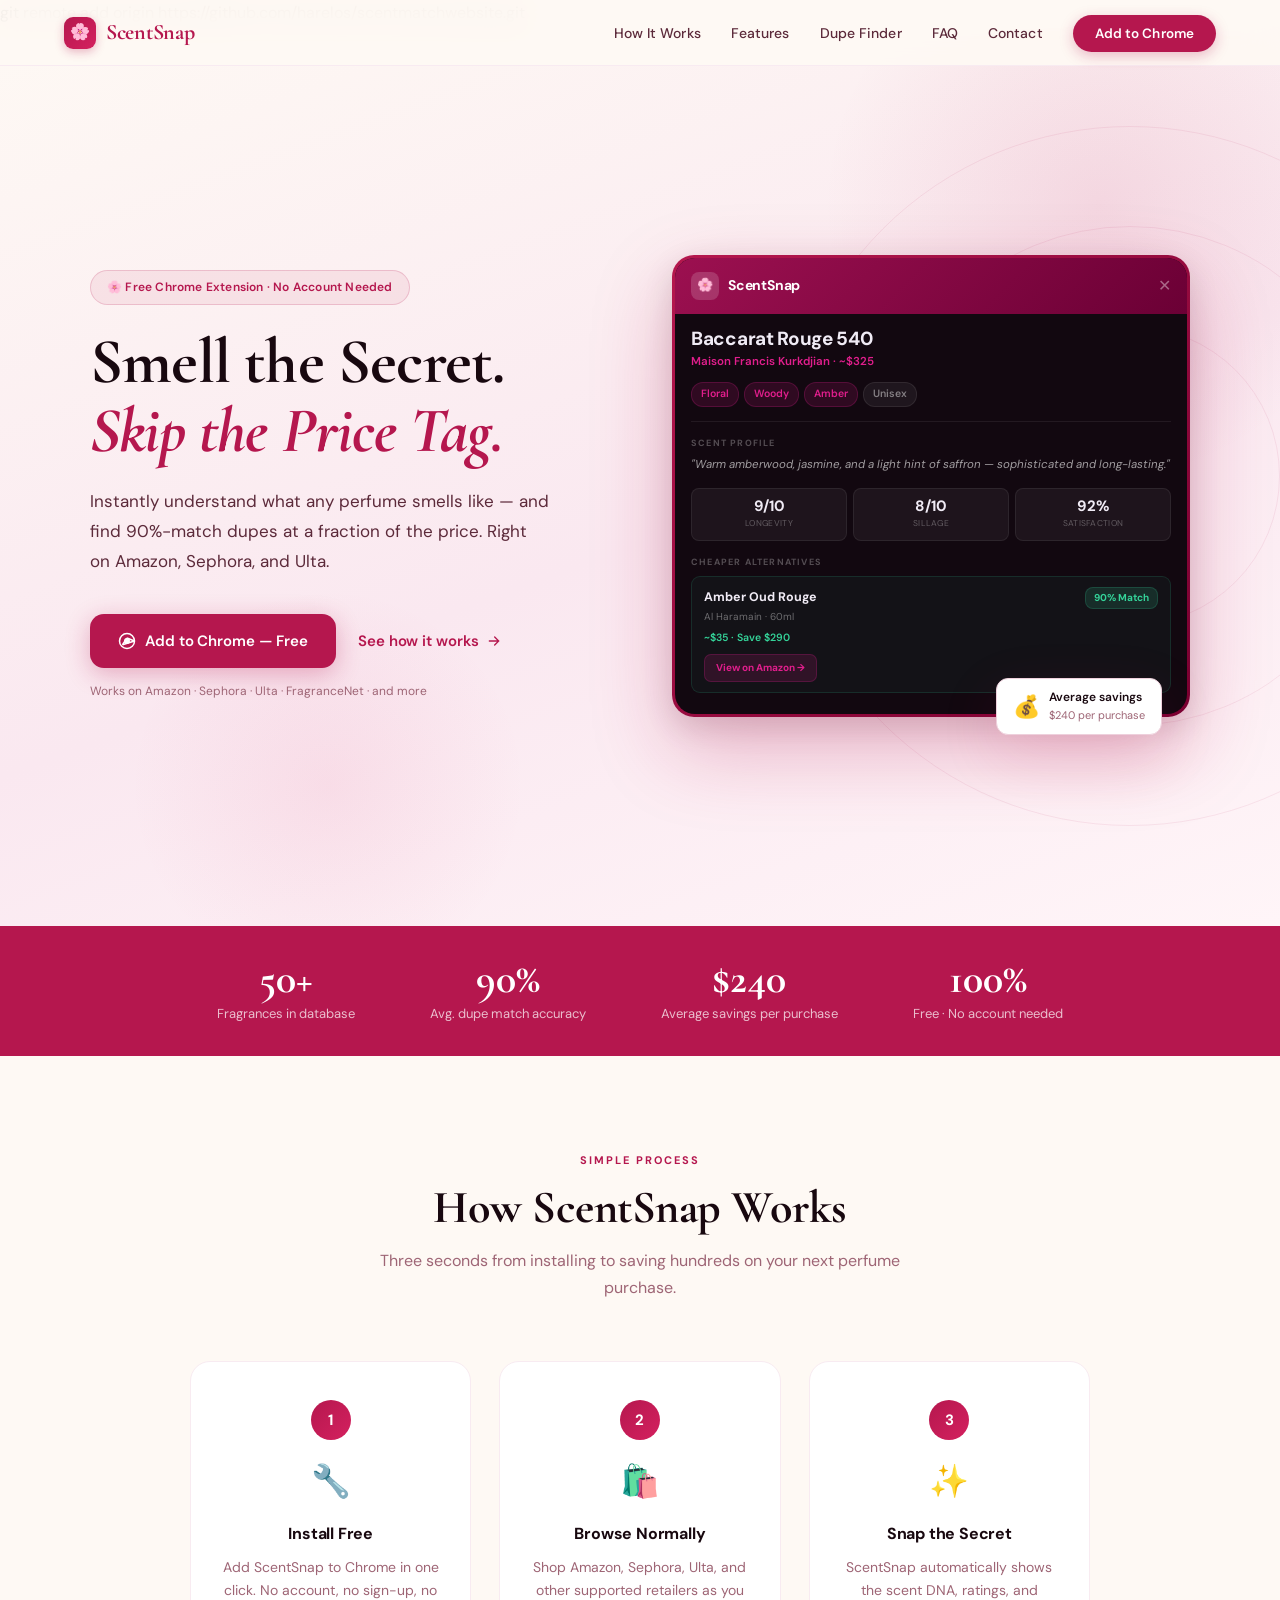
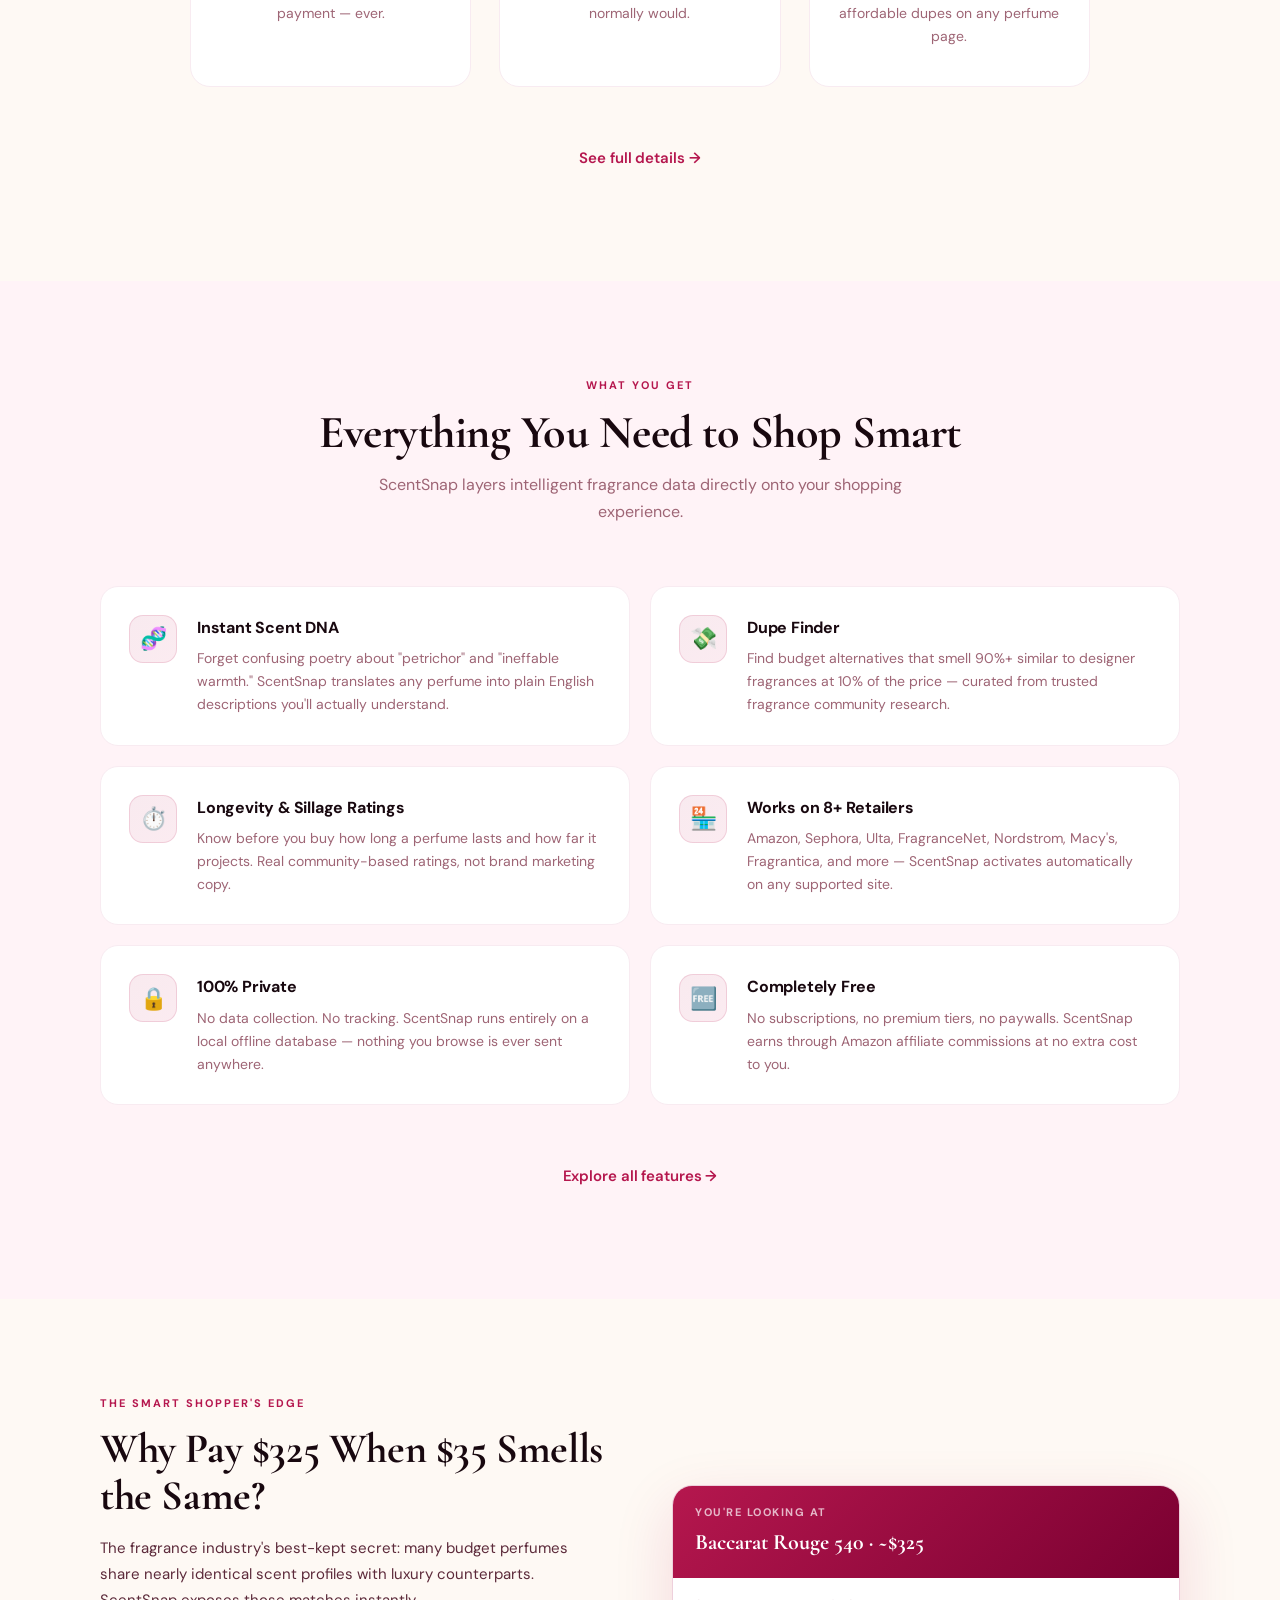
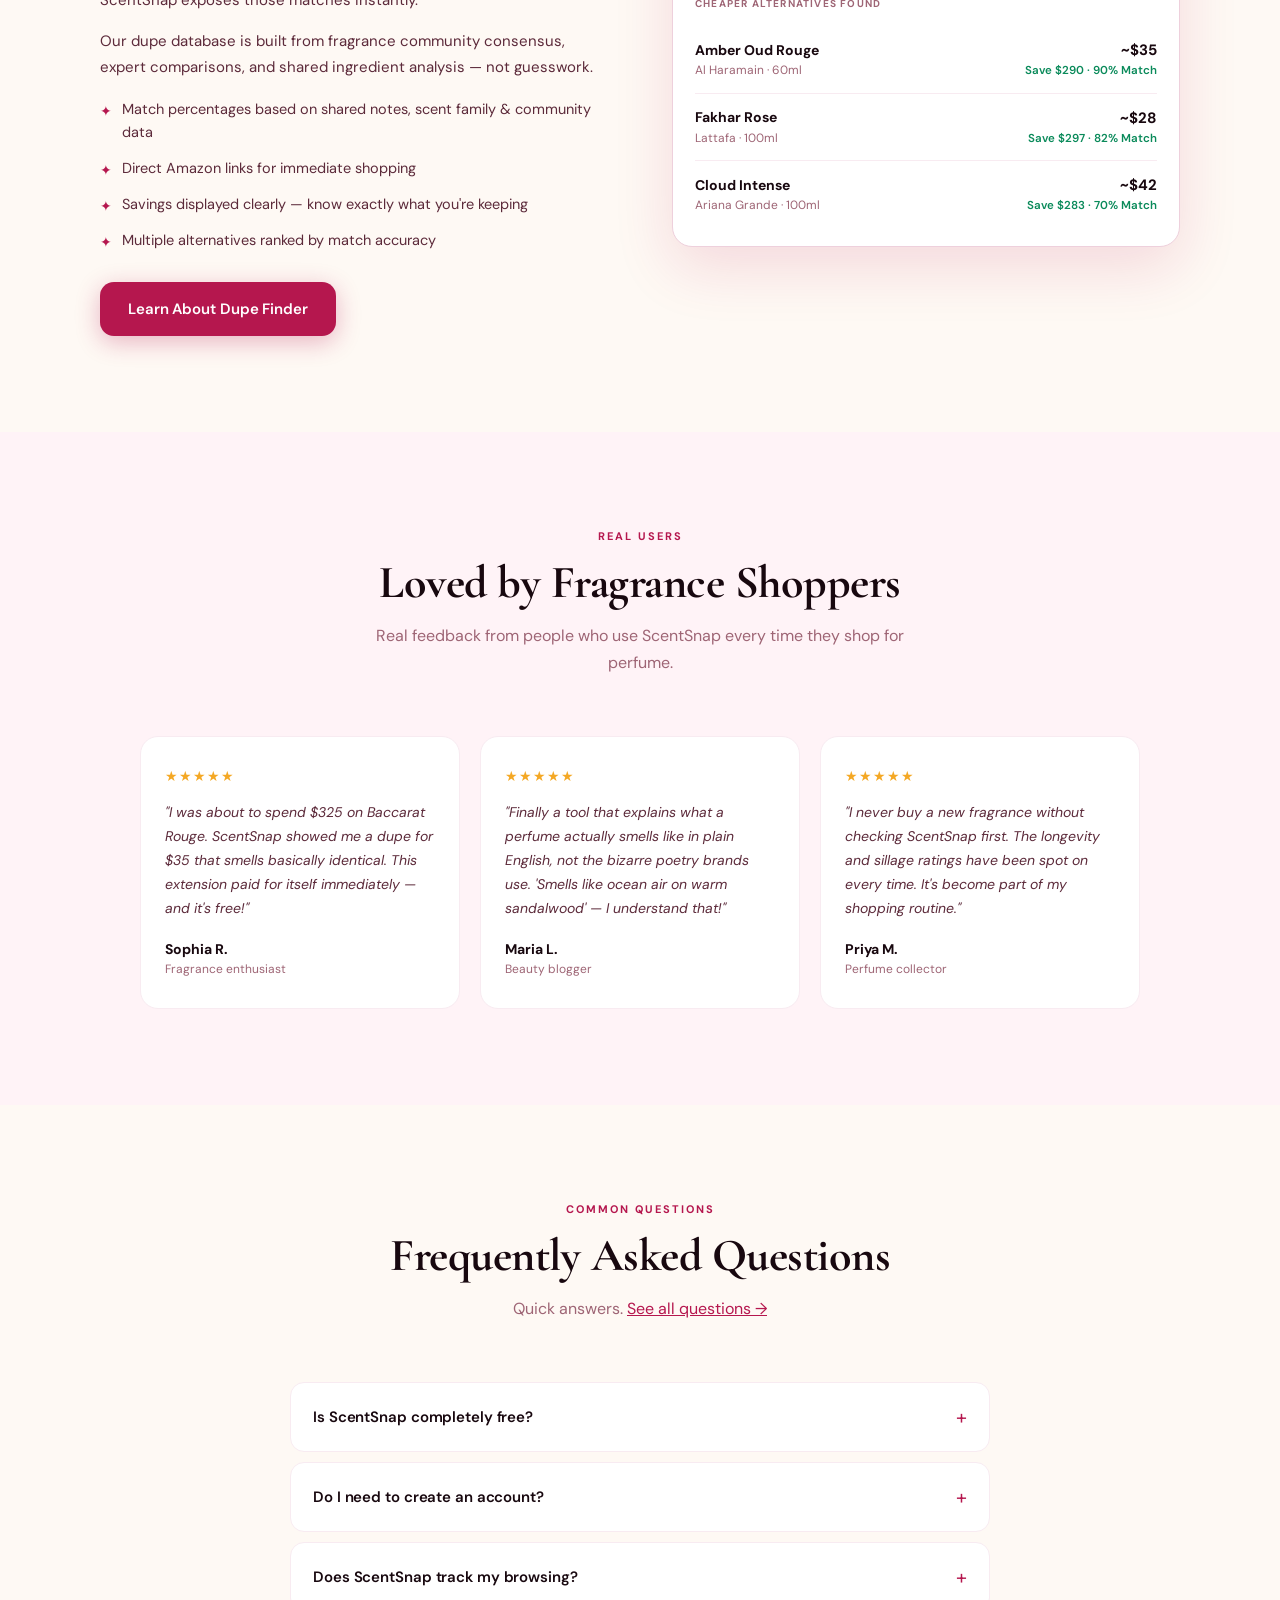
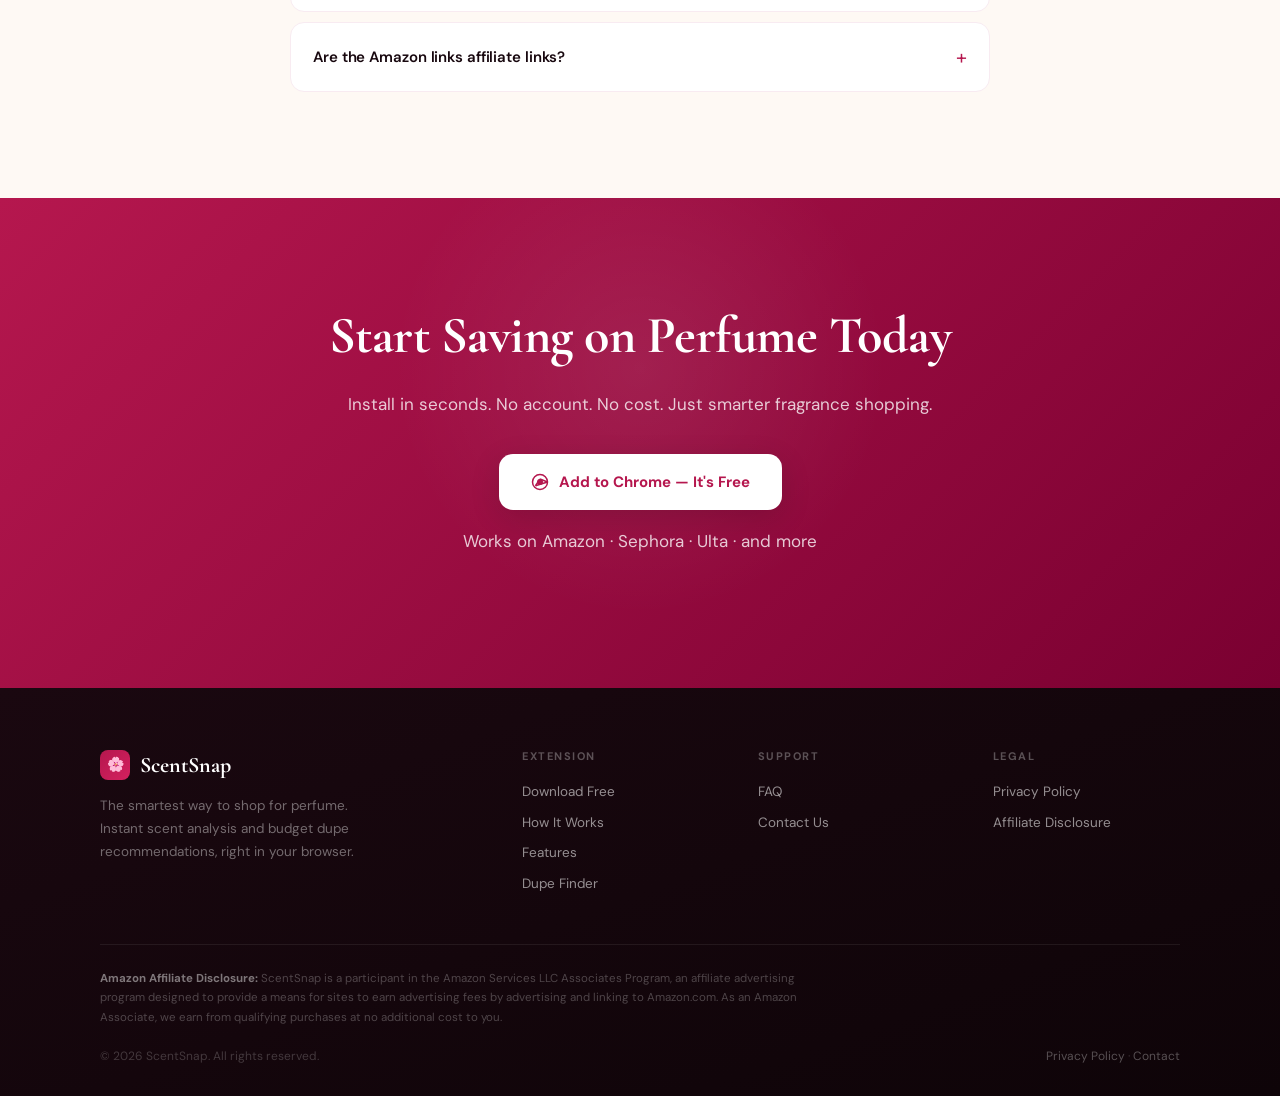
<file: index.html>
git remote add origin https://github.com/harelos/scentmatchwebsite.git
<!DOCTYPE html>
<html lang="en">
<head>
  <meta charset="UTF-8">
  <meta name="viewport" content="width=device-width, initial-scale=1.0">
  <title>ScentSnap – Perfume Finder & Dupe Deals | Free Chrome Extension</title>
  <meta name="description" content="ScentSnap is a free Chrome extension that instantly reveals a perfume's scent DNA, finds 90%-match dupes at 1/10th the price, and helps you shop smarter on Amazon.">
  <meta property="og:title" content="ScentSnap – Find Cheaper Perfume Dupes Instantly">
  <meta property="og:description" content="Free Chrome extension. Snap any perfume's secret — see what it smells like and find affordable alternatives.">
  <meta property="og:type" content="website">
  <link rel="preconnect" href="https://fonts.googleapis.com">
  <link rel="preconnect" href="https://fonts.gstatic.com" crossorigin>
  <link href="https://fonts.googleapis.com/css2?family=Cormorant+Garamond:ital,wght@0,400;0,600;0,700;1,400&family=DM+Sans:wght@300;400;500;600;700&display=swap" rel="stylesheet">
  <link rel="stylesheet" href="css/shared.css">
  <style>
    /* ── HERO ──────────────────────────────────── */
    .hero {
      min-height: 100vh;
      display: flex;
      align-items: center;
      padding: 100px 5% 80px;
      background: linear-gradient(160deg, #FEF9F4 0%, #FAE8F0 55%, #FFF5F8 100%);
      position: relative;
      overflow: hidden;
    }

    .hero::before {
      content: '';
      position: absolute;
      top: -100px; right: -100px;
      width: 560px; height: 560px;
      background: radial-gradient(circle, rgba(181,23,78,0.1) 0%, transparent 70%);
      pointer-events: none;
    }

    .hero::after {
      content: '';
      position: absolute;
      bottom: -60px; left: 10%;
      width: 400px; height: 400px;
      background: radial-gradient(circle, rgba(212,33,95,0.07) 0%, transparent 70%);
      pointer-events: none;
    }

    /* Decorative scent rings */
    .hero-ring {
      position: absolute;
      border-radius: 50%;
      border: 1px solid rgba(181,23,78,0.08);
      pointer-events: none;
    }
    .ring-1 { width: 700px; height: 700px; top: 50%; right: -200px; transform: translateY(-50%); }
    .ring-2 { width: 500px; height: 500px; top: 50%; right: -100px; transform: translateY(-50%); }
    .ring-3 { width: 300px; height: 300px; top: 50%; right: 0; transform: translateY(-50%); }

    .hero-inner {
      max-width: 1100px;
      margin: 0 auto;
      display: grid;
      grid-template-columns: 1fr 1fr;
      gap: 64px;
      align-items: center;
      width: 100%;
      position: relative;
      z-index: 1;
    }

    .hero-badge {
      display: inline-flex;
      align-items: center;
      gap: 7px;
      background: rgba(181,23,78,0.07);
      border: 1px solid rgba(181,23,78,0.18);
      border-radius: 24px;
      padding: 7px 16px;
      font-size: 12px;
      font-weight: 600;
      color: var(--rose);
      margin-bottom: 22px;
      letter-spacing: 0.2px;
    }

    .hero h1 {
      font-family: 'Cormorant Garamond', serif;
      font-size: clamp(40px, 5.5vw, 64px);
      font-weight: 700;
      line-height: 1.08;
      color: var(--text);
      margin-bottom: 22px;
      letter-spacing: -0.8px;
    }

    .hero h1 em {
      font-style: italic;
      color: var(--rose);
    }

    .hero-sub {
      font-size: 17px;
      color: var(--text-mid);
      line-height: 1.75;
      margin-bottom: 38px;
      max-width: 460px;
      font-weight: 400;
    }

    .hero-actions {
      display: flex;
      align-items: center;
      gap: 18px;
      flex-wrap: wrap;
    }

    .hero-note {
      font-size: 12px;
      color: var(--text-dim);
      margin-top: 14px;
    }

    /* Extension Mockup */
    .hero-visual { position: relative; }

    .mockup-float {
      animation: float 5s ease-in-out infinite;
    }
    @keyframes float {
      0%, 100% { transform: translateY(0px); }
      50% { transform: translateY(-12px); }
    }

    .mockup-wrapper {
      background: linear-gradient(135deg, var(--rose) 0%, var(--rose-deep) 100%);
      border-radius: 22px;
      padding: 3px;
      box-shadow: 0 32px 80px rgba(181,23,78,0.28), 0 10px 30px rgba(0,0,0,0.12);
    }

    .mockup-inner {
      background: #120810;
      border-radius: 20px;
      overflow: hidden;
      font-family: 'DM Sans', sans-serif;
    }

    .mockup-header {
      background: linear-gradient(135deg, #9C1050, #6B0035);
      padding: 14px 16px;
      display: flex;
      align-items: center;
      justify-content: space-between;
    }

    .mockup-logo-wrap { display: flex; align-items: center; gap: 9px; }
    .mockup-logo-icon {
      width: 28px; height: 28px;
      background: rgba(255,255,255,0.16);
      border-radius: 8px;
      display: flex; align-items: center; justify-content: center;
      font-size: 13px;
    }
    .mockup-logo-text { color: #fff; font-weight: 700; font-size: 14px; letter-spacing: -0.2px; }
    .mockup-close { color: rgba(255,255,255,0.4); font-size: 16px; line-height: 1; }

    .mockup-body { padding: 14px 16px 0; }

    .mockup-perfume-name { color: #F0EBF5; font-size: 19px; font-weight: 700; line-height: 1.2; letter-spacing: -0.3px; }
    .mockup-perfume-brand { color: #E01E8C; font-size: 11.5px; font-weight: 600; margin-top: 3px; }

    .mockup-tags { display: flex; gap: 5px; margin-top: 10px; flex-wrap: wrap; }
    .mockup-tag {
      background: rgba(224,30,140,0.14);
      border: 1px solid rgba(224,30,140,0.22);
      border-radius: 12px;
      padding: 3px 9px;
      font-size: 10.5px;
      color: #E01E8C;
      font-weight: 600;
    }
    .mockup-tag-plain {
      background: rgba(255,255,255,0.06);
      border: 1px solid rgba(255,255,255,0.08);
      color: rgba(255,255,255,0.45);
    }

    .mockup-divider { border: none; border-top: 1px solid rgba(255,255,255,0.07); margin: 14px 0; }

    .mockup-label { font-size: 9px; text-transform: uppercase; letter-spacing: 1.2px; color: rgba(255,255,255,0.28); font-weight: 700; margin-bottom: 6px; }
    .mockup-smell-text { font-size: 11.5px; color: rgba(255,255,255,0.6); font-style: italic; line-height: 1.55; }

    .mockup-stats { display: flex; gap: 6px; margin: 14px 0; }
    .mockup-stat {
      flex: 1;
      background: rgba(255,255,255,0.05);
      border: 1px solid rgba(255,255,255,0.07);
      border-radius: 8px;
      padding: 10px 6px;
      text-align: center;
    }
    .mockup-stat-val { color: #F0EBF5; font-size: 15px; font-weight: 700; line-height: 1; }
    .mockup-stat-label { color: rgba(255,255,255,0.3); font-size: 8.5px; margin-top: 3px; text-transform: uppercase; letter-spacing: 0.3px; }

    .mockup-dupe-section { padding: 0 0 14px; }
    .mockup-dupe {
      background: rgba(52,211,153,0.05);
      border: 1px solid rgba(52,211,153,0.14);
      border-radius: 9px;
      padding: 10px 12px;
      margin-bottom: 7px;
    }
    .mockup-dupe-row { display: flex; justify-content: space-between; align-items: flex-start; }
    .mockup-dupe-name { color: #F0EBF5; font-size: 12.5px; font-weight: 700; }
    .mockup-dupe-brand { color: rgba(255,255,255,0.38); font-size: 10px; margin-top: 2px; }
    .mockup-dupe-badge { background: rgba(52,211,153,0.14); border: 1px solid rgba(52,211,153,0.18); border-radius: 8px; padding: 2px 8px; font-size: 10px; font-weight: 700; color: #34D399; }
    .mockup-dupe-save { color: #34D399; font-size: 10.5px; font-weight: 600; margin: 5px 0 7px; }
    .mockup-dupe-btn { display: inline-block; background: rgba(224,30,140,0.14); border: 1px solid rgba(224,30,140,0.22); color: #E01E8C; padding: 5px 11px; border-radius: 7px; font-size: 10px; font-weight: 700; }

    /* Shadow badge */
    .mockup-shadow-badge {
      position: absolute;
      bottom: -18px;
      right: 28px;
      background: #fff;
      border: 1px solid var(--border);
      border-radius: 12px;
      padding: 9px 16px;
      display: flex;
      align-items: center;
      gap: 9px;
      box-shadow: var(--shadow-lg);
      animation: float 5s ease-in-out infinite;
      animation-delay: -2s;
    }
    .badge-icon { font-size: 22px; }
    .badge-text { font-size: 12px; font-weight: 600; color: var(--text); }
    .badge-sub { font-size: 11px; color: var(--text-dim); font-weight: 400; }

    /* ── STATS BAR ───────────────────────── */
    .stats-bar {
      background: var(--rose);
      padding: 32px 5%;
    }
    .stats-inner {
      max-width: 900px;
      margin: 0 auto;
      display: flex;
      justify-content: space-around;
      gap: 20px;
      flex-wrap: wrap;
    }
    .stat-item { text-align: center; }
    .stat-num {
      font-family: 'Cormorant Garamond', serif;
      font-size: 42px;
      font-weight: 700;
      color: #fff;
      line-height: 1;
    }
    .stat-label { font-size: 13px; color: rgba(255,255,255,0.72); margin-top: 4px; }

    /* ── HOW IT WORKS ────────────────────── */
    .steps-grid {
      max-width: 900px;
      margin: 0 auto;
      display: grid;
      grid-template-columns: repeat(3, 1fr);
      gap: 28px;
    }
    .step-card {
      text-align: center;
      padding: 38px 26px;
      background: var(--white);
      border: 1.5px solid var(--border-light);
      border-radius: 20px;
      transition: all 0.3s;
      position: relative;
      overflow: hidden;
    }
    .step-card::before {
      content: '';
      position: absolute;
      top: 0; left: 0; right: 0;
      height: 3px;
      background: linear-gradient(90deg, var(--rose), var(--rose-mid));
      opacity: 0;
      transition: opacity 0.3s;
    }
    .step-card:hover { border-color: var(--rose-light); box-shadow: 0 16px 48px rgba(181,23,78,0.1); transform: translateY(-5px); }
    .step-card:hover::before { opacity: 1; }
    .step-num {
      width: 40px; height: 40px;
      background: linear-gradient(135deg, var(--rose), var(--rose-mid));
      border-radius: 50%;
      display: flex; align-items: center; justify-content: center;
      font-size: 15px; font-weight: 700; color: #fff;
      margin: 0 auto 16px;
    }
    .step-icon { font-size: 32px; margin-bottom: 14px; display: block; }
    .step-title { font-size: 16px; font-weight: 700; margin-bottom: 9px; color: var(--text); letter-spacing: -0.2px; }
    .step-desc { font-size: 14px; color: var(--text-dim); line-height: 1.65; }

    /* ── FEATURES ────────────────────────── */
    .features-bg { background: var(--warm); }
    .features-grid {
      max-width: 1080px;
      margin: 0 auto;
      display: grid;
      grid-template-columns: repeat(2, 1fr);
      gap: 20px;
    }
    .feature-card {
      background: var(--white);
      border: 1.5px solid var(--border-light);
      border-radius: 18px;
      padding: 28px;
      transition: all 0.3s;
      display: flex;
      gap: 20px;
      align-items: flex-start;
    }
    .feature-card:hover { border-color: var(--rose-light); box-shadow: 0 8px 32px rgba(181,23,78,0.09); }
    .feature-icon {
      width: 48px; height: 48px;
      flex-shrink: 0;
      background: linear-gradient(135deg, rgba(181,23,78,0.09), rgba(212,33,95,0.09));
      border: 1px solid rgba(181,23,78,0.14);
      border-radius: 14px;
      display: flex; align-items: center; justify-content: center;
      font-size: 22px;
    }
    .feature-text {}
    .feature-title { font-size: 16px; font-weight: 700; margin-bottom: 7px; color: var(--text); letter-spacing: -0.2px; }
    .feature-desc { font-size: 14px; color: var(--text-dim); line-height: 1.65; }

    /* ── DUPE SECTION ────────────────────── */
    .dupes-inner {
      max-width: 1080px;
      margin: 0 auto;
      display: grid;
      grid-template-columns: 1fr 1fr;
      gap: 64px;
      align-items: center;
    }
    .dupes-text h2 {
      font-family: 'Cormorant Garamond', serif;
      font-size: clamp(28px, 3.5vw, 42px);
      font-weight: 700;
      margin-bottom: 16px;
      line-height: 1.12;
      letter-spacing: -0.4px;
    }
    .dupes-text p { font-size: 15px; color: var(--text-mid); line-height: 1.75; margin-bottom: 14px; }
    .dupes-check-list { list-style: none; margin-top: 18px; }
    .dupes-check-list li {
      display: flex; align-items: flex-start; gap: 10px;
      font-size: 14.5px; color: var(--text-mid); margin-bottom: 12px;
    }
    .check-icon { color: var(--rose); font-size: 14px; margin-top: 2px; flex-shrink: 0; }
    .dupe-example-card {
      background: var(--white);
      border: 1.5px solid var(--border);
      border-radius: 20px;
      overflow: hidden;
      box-shadow: var(--shadow-lg);
    }
    .dupe-card-head {
      background: linear-gradient(135deg, var(--rose), var(--rose-deep));
      padding: 18px 22px;
      color: #fff;
    }
    .dupe-card-head h4 { font-size: 11px; text-transform: uppercase; letter-spacing: 1.5px; opacity: 0.7; font-weight: 700; margin-bottom: 4px; }
    .dupe-card-head span { font-family: 'Cormorant Garamond', serif; font-size: 22px; font-weight: 700; }
    .dupe-card-body { padding: 18px 22px; }
    .dupe-section-label { font-size: 10px; text-transform: uppercase; letter-spacing: 1.2px; color: var(--text-dim); font-weight: 700; margin-bottom: 14px; }
    .dupe-row {
      display: flex;
      justify-content: space-between;
      align-items: center;
      padding: 12px 0;
      border-bottom: 1px solid var(--border-light);
    }
    .dupe-row:last-child { border-bottom: none; }
    .dupe-name { font-size: 14px; font-weight: 700; color: var(--text); }
    .dupe-brand { font-size: 12px; color: var(--text-dim); }
    .dupe-price { font-size: 15px; font-weight: 700; color: var(--text); text-align: right; }
    .dupe-savings { font-size: 11.5px; color: #0A8A5A; font-weight: 600; }

    /* ── TESTIMONIALS ────────────────────── */
    .testi-bg { background: var(--warm); }
    .testi-grid {
      max-width: 1000px;
      margin: 0 auto;
      display: grid;
      grid-template-columns: repeat(3, 1fr);
      gap: 20px;
    }
    .testi-card {
      background: var(--white);
      border: 1.5px solid var(--border-light);
      border-radius: 18px;
      padding: 28px 24px;
    }
    .testi-stars { color: #F4A825; font-size: 14px; margin-bottom: 12px; letter-spacing: 1px; }
    .testi-text { font-size: 14px; color: var(--text-mid); line-height: 1.72; margin-bottom: 18px; font-style: italic; }
    .testi-name { font-size: 14px; font-weight: 700; color: var(--text); }
    .testi-handle { font-size: 12px; color: var(--text-dim); }

    /* ── FAQ INLINE ──────────────────────── */
    .faq-inner { max-width: 700px; margin: 0 auto; }
    .faq-item {
      border: 1.5px solid var(--border-light);
      border-radius: 14px;
      margin-bottom: 10px;
      overflow: hidden;
      background: var(--white);
    }
    .faq-q {
      padding: 18px 22px;
      font-size: 15px;
      font-weight: 600;
      color: var(--text);
      cursor: pointer;
      display: flex;
      justify-content: space-between;
      align-items: center;
      letter-spacing: -0.1px;
      transition: background 0.2s;
    }
    .faq-q:hover { background: var(--warm); }
    .faq-q::after { content: '+'; color: var(--rose); font-size: 20px; font-weight: 400; transition: transform 0.25s; }
    .faq-item.open .faq-q::after { transform: rotate(45deg); }
    .faq-a {
      font-size: 14px;
      color: var(--text-mid);
      line-height: 1.72;
      padding: 0 22px;
      max-height: 0;
      overflow: hidden;
      transition: max-height 0.3s ease, padding 0.2s;
    }
    .faq-item.open .faq-a { max-height: 200px; padding: 0 22px 18px; }

    /* ── FINAL CTA ───────────────────────── */
    .final-cta {
      background: linear-gradient(135deg, var(--rose) 0%, var(--rose-deep) 100%);
      padding: 96px 5%;
      text-align: center;
      position: relative;
      overflow: hidden;
    }
    .final-cta::before {
      content: '';
      position: absolute;
      top: -80px; left: 50%;
      transform: translateX(-50%);
      width: 500px; height: 500px;
      background: radial-gradient(circle, rgba(255,255,255,0.08) 0%, transparent 70%);
    }
    .final-cta h2 {
      font-family: 'Cormorant Garamond', serif;
      font-size: clamp(32px, 5vw, 52px);
      font-weight: 700;
      color: #fff;
      margin-bottom: 14px;
      letter-spacing: -0.5px;
      position: relative;
    }
    .final-cta > p { font-size: 17px; color: rgba(255,255,255,0.78); margin-bottom: 36px; position: relative; }
    .btn-white {
      display: inline-flex; align-items: center; gap: 10px;
      background: #fff; color: var(--rose);
      padding: 16px 32px; border-radius: 14px;
      font-size: 15px; font-weight: 700;
      text-decoration: none;
      box-shadow: 0 8px 30px rgba(0,0,0,0.14);
      transition: all 0.2s;
      position: relative;
    }
    .btn-white:hover { transform: translateY(-2px); box-shadow: 0 14px 40px rgba(0,0,0,0.2); }
    .final-note { font-size: 12px; color: rgba(255,255,255,0.5); margin-top: 18px; position: relative; }

    /* Responsive */
    @media (max-width: 900px) {
      .hero-inner { grid-template-columns: 1fr; gap: 48px; }
      .hero-ring { display: none; }
      .steps-grid { grid-template-columns: 1fr; max-width: 400px; }
      .features-grid { grid-template-columns: 1fr; max-width: 500px; }
      .dupes-inner { grid-template-columns: 1fr; gap: 40px; }
      .testi-grid { grid-template-columns: 1fr; max-width: 420px; }
    }
  </style>
</head>
<body>

<!-- NAV -->
<nav>
  <a href="index.html" class="nav-logo">
    <div class="logo-icon">🌸</div>
    ScentSnap
  </a>
  <ul class="nav-links">
    <li><a href="pages/how-it-works.html">How It Works</a></li>
    <li><a href="pages/features.html">Features</a></li>
    <li><a href="pages/dupe-finder.html">Dupe Finder</a></li>
    <li><a href="pages/faq.html">FAQ</a></li>
    <li><a href="pages/contact.html">Contact</a></li>
    <li><a href="https://chromewebstore.google.com" target="_blank" rel="noopener" class="nav-cta">Add to Chrome</a></li>
  </ul>
  <button class="nav-hamburger" aria-label="Menu">☰</button>
</nav>

<!-- HERO -->
<section class="hero">
  <div class="hero-ring ring-1"></div>
  <div class="hero-ring ring-2"></div>
  <div class="hero-ring ring-3"></div>
  <div class="hero-inner">
    <div class="hero-text">
      <div class="hero-badge">🌸 Free Chrome Extension · No Account Needed</div>
      <h1>Smell the Secret.<br><em>Skip the Price Tag.</em></h1>
      <p class="hero-sub">Instantly understand what any perfume smells like — and find 90%-match dupes at a fraction of the price. Right on Amazon, Sephora, and Ulta.</p>
      <div class="hero-actions">
        <a href="https://chromewebstore.google.com" target="_blank" rel="noopener" class="btn-primary">
          <svg width="18" height="18" viewBox="0 0 24 24" fill="none"><circle cx="12" cy="12" r="10" stroke="currentColor" stroke-width="2"/><circle cx="12" cy="12" r="4" fill="currentColor"/><path d="M12 8 L22 12" stroke="currentColor" stroke-width="2"/><path d="M12 8 L6 17" stroke="currentColor" stroke-width="2"/><path d="M6 17 L22 12" stroke="currentColor" stroke-width="2"/></svg>
          Add to Chrome — Free
        </a>
        <a href="pages/how-it-works.html" class="btn-secondary">
          See how it works
          <svg width="16" height="16" viewBox="0 0 24 24" fill="none"><path d="M5 12h14M13 6l6 6-6 6" stroke="currentColor" stroke-width="2" stroke-linecap="round"/></svg>
        </a>
      </div>
      <p class="hero-note">Works on Amazon · Sephora · Ulta · FragranceNet · and more</p>
    </div>
    <div class="hero-visual">
      <div class="mockup-float">
        <div class="mockup-wrapper">
          <div class="mockup-inner">
            <div class="mockup-header">
              <div class="mockup-logo-wrap">
                <div class="mockup-logo-icon">🌸</div>
                <div class="mockup-logo-text">ScentSnap</div>
              </div>
              <div class="mockup-close">✕</div>
            </div>
            <div class="mockup-body">
              <div class="mockup-perfume-name">Baccarat Rouge 540</div>
              <div class="mockup-perfume-brand">Maison Francis Kurkdjian · ~$325</div>
              <div class="mockup-tags">
                <span class="mockup-tag">Floral</span>
                <span class="mockup-tag">Woody</span>
                <span class="mockup-tag">Amber</span>
                <span class="mockup-tag mockup-tag-plain">Unisex</span>
              </div>
              <hr class="mockup-divider">
              <div class="mockup-label">Scent Profile</div>
              <div class="mockup-smell-text">"Warm amberwood, jasmine, and a light hint of saffron — sophisticated and long-lasting."</div>
              <div class="mockup-stats">
                <div class="mockup-stat"><div class="mockup-stat-val">9/10</div><div class="mockup-stat-label">Longevity</div></div>
                <div class="mockup-stat"><div class="mockup-stat-val">8/10</div><div class="mockup-stat-label">Sillage</div></div>
                <div class="mockup-stat"><div class="mockup-stat-val">92%</div><div class="mockup-stat-label">Satisfaction</div></div>
              </div>
              <div class="mockup-label">Cheaper Alternatives</div>
              <div class="mockup-dupe-section">
                <div class="mockup-dupe">
                  <div class="mockup-dupe-row">
                    <div>
                      <div class="mockup-dupe-name">Amber Oud Rouge</div>
                      <div class="mockup-dupe-brand">Al Haramain · 60ml</div>
                    </div>
                    <span class="mockup-dupe-badge">90% Match</span>
                  </div>
                  <div class="mockup-dupe-save">~$35 · Save $290</div>
                  <span class="mockup-dupe-btn">View on Amazon →</span>
                </div>
              </div>
            </div>
          </div>
        </div>
        <div class="mockup-shadow-badge">
          <div class="badge-icon">💰</div>
          <div>
            <div class="badge-text">Average savings</div>
            <div class="badge-sub">$240 per purchase</div>
          </div>
        </div>
      </div>
    </div>
  </div>
</section>

<!-- STATS BAR -->
<div class="stats-bar">
  <div class="stats-inner">
    <div class="stat-item">
      <div class="stat-num">50+</div>
      <div class="stat-label">Fragrances in database</div>
    </div>
    <div class="stat-item">
      <div class="stat-num">90%</div>
      <div class="stat-label">Avg. dupe match accuracy</div>
    </div>
    <div class="stat-item">
      <div class="stat-num">$240</div>
      <div class="stat-label">Average savings per purchase</div>
    </div>
    <div class="stat-item">
      <div class="stat-num">100%</div>
      <div class="stat-label">Free · No account needed</div>
    </div>
  </div>
</div>

<!-- HOW IT WORKS -->
<section class="section" id="how-it-works">
  <div class="section-label">Simple Process</div>
  <h2 class="section-title">How ScentSnap Works</h2>
  <p class="section-sub">Three seconds from installing to saving hundreds on your next perfume purchase.</p>
  <div class="steps-grid">
    <div class="step-card">
      <div class="step-num">1</div>
      <span class="step-icon">🔧</span>
      <div class="step-title">Install Free</div>
      <div class="step-desc">Add ScentSnap to Chrome in one click. No account, no sign-up, no payment — ever.</div>
    </div>
    <div class="step-card">
      <div class="step-num">2</div>
      <span class="step-icon">🛍️</span>
      <div class="step-title">Browse Normally</div>
      <div class="step-desc">Shop Amazon, Sephora, Ulta, and other supported retailers as you normally would.</div>
    </div>
    <div class="step-card">
      <div class="step-num">3</div>
      <span class="step-icon">✨</span>
      <div class="step-title">Snap the Secret</div>
      <div class="step-desc">ScentSnap automatically shows the scent DNA, ratings, and affordable dupes on any perfume page.</div>
    </div>
  </div>
  <div style="text-align:center;margin-top:44px;">
    <a href="pages/how-it-works.html" class="btn-secondary">See full details →</a>
  </div>
</section>

<!-- FEATURES -->
<section class="section features-bg" id="features">
  <div class="section-label">What You Get</div>
  <h2 class="section-title">Everything You Need to Shop Smart</h2>
  <p class="section-sub">ScentSnap layers intelligent fragrance data directly onto your shopping experience.</p>
  <div class="features-grid">
    <div class="feature-card">
      <div class="feature-icon">🧬</div>
      <div class="feature-text">
        <div class="feature-title">Instant Scent DNA</div>
        <div class="feature-desc">Forget confusing poetry about "petrichor" and "ineffable warmth." ScentSnap translates any perfume into plain English descriptions you'll actually understand.</div>
      </div>
    </div>
    <div class="feature-card">
      <div class="feature-icon">💸</div>
      <div class="feature-text">
        <div class="feature-title">Dupe Finder</div>
        <div class="feature-desc">Find budget alternatives that smell 90%+ similar to designer fragrances at 10% of the price — curated from trusted fragrance community research.</div>
      </div>
    </div>
    <div class="feature-card">
      <div class="feature-icon">⏱️</div>
      <div class="feature-text">
        <div class="feature-title">Longevity & Sillage Ratings</div>
        <div class="feature-desc">Know before you buy how long a perfume lasts and how far it projects. Real community-based ratings, not brand marketing copy.</div>
      </div>
    </div>
    <div class="feature-card">
      <div class="feature-icon">🏪</div>
      <div class="feature-text">
        <div class="feature-title">Works on 8+ Retailers</div>
        <div class="feature-desc">Amazon, Sephora, Ulta, FragranceNet, Nordstrom, Macy's, Fragrantica, and more — ScentSnap activates automatically on any supported site.</div>
      </div>
    </div>
    <div class="feature-card">
      <div class="feature-icon">🔒</div>
      <div class="feature-text">
        <div class="feature-title">100% Private</div>
        <div class="feature-desc">No data collection. No tracking. ScentSnap runs entirely on a local offline database — nothing you browse is ever sent anywhere.</div>
      </div>
    </div>
    <div class="feature-card">
      <div class="feature-icon">🆓</div>
      <div class="feature-text">
        <div class="feature-title">Completely Free</div>
        <div class="feature-desc">No subscriptions, no premium tiers, no paywalls. ScentSnap earns through Amazon affiliate commissions at no extra cost to you.</div>
      </div>
    </div>
  </div>
  <div style="text-align:center;margin-top:44px;">
    <a href="pages/features.html" class="btn-secondary">Explore all features →</a>
  </div>
</section>

<!-- DUPE FINDER -->
<section class="section" id="dupes">
  <div class="dupes-inner">
    <div class="dupes-text">
      <div class="section-label" style="text-align:left;">The Smart Shopper's Edge</div>
      <h2>Why Pay $325 When $35 Smells the Same?</h2>
      <p>The fragrance industry's best-kept secret: many budget perfumes share nearly identical scent profiles with luxury counterparts. ScentSnap exposes those matches instantly.</p>
      <p>Our dupe database is built from fragrance community consensus, expert comparisons, and shared ingredient analysis — not guesswork.</p>
      <ul class="dupes-check-list">
        <li><span class="check-icon">✦</span>Match percentages based on shared notes, scent family & community data</li>
        <li><span class="check-icon">✦</span>Direct Amazon links for immediate shopping</li>
        <li><span class="check-icon">✦</span>Savings displayed clearly — know exactly what you're keeping</li>
        <li><span class="check-icon">✦</span>Multiple alternatives ranked by match accuracy</li>
      </ul>
      <div style="margin-top:28px;">
        <a href="pages/dupe-finder.html" class="btn-primary">Learn About Dupe Finder</a>
      </div>
    </div>
    <div class="dupe-example-card">
      <div class="dupe-card-head">
        <h4>You're looking at</h4>
        <span>Baccarat Rouge 540 · ~$325</span>
      </div>
      <div class="dupe-card-body">
        <div class="dupe-section-label">Cheaper Alternatives Found</div>
        <div class="dupe-row">
          <div><div class="dupe-name">Amber Oud Rouge</div><div class="dupe-brand">Al Haramain · 60ml</div></div>
          <div><div class="dupe-price">~$35</div><div class="dupe-savings">Save $290 · 90% Match</div></div>
        </div>
        <div class="dupe-row">
          <div><div class="dupe-name">Fakhar Rose</div><div class="dupe-brand">Lattafa · 100ml</div></div>
          <div><div class="dupe-price">~$28</div><div class="dupe-savings">Save $297 · 82% Match</div></div>
        </div>
        <div class="dupe-row">
          <div><div class="dupe-name">Cloud Intense</div><div class="dupe-brand">Ariana Grande · 100ml</div></div>
          <div><div class="dupe-price">~$42</div><div class="dupe-savings">Save $283 · 70% Match</div></div>
        </div>
      </div>
    </div>
  </div>
</section>

<!-- TESTIMONIALS -->
<section class="section testi-bg">
  <div class="section-label">Real Users</div>
  <h2 class="section-title">Loved by Fragrance Shoppers</h2>
  <p class="section-sub">Real feedback from people who use ScentSnap every time they shop for perfume.</p>
  <div class="testi-grid">
    <div class="testi-card">
      <div class="testi-stars">★★★★★</div>
      <p class="testi-text">"I was about to spend $325 on Baccarat Rouge. ScentSnap showed me a dupe for $35 that smells basically identical. This extension paid for itself immediately — and it's free!"</p>
      <div class="testi-name">Sophia R.</div>
      <div class="testi-handle">Fragrance enthusiast</div>
    </div>
    <div class="testi-card">
      <div class="testi-stars">★★★★★</div>
      <p class="testi-text">"Finally a tool that explains what a perfume actually smells like in plain English, not the bizarre poetry brands use. 'Smells like ocean air on warm sandalwood' — I understand that!"</p>
      <div class="testi-name">Maria L.</div>
      <div class="testi-handle">Beauty blogger</div>
    </div>
    <div class="testi-card">
      <div class="testi-stars">★★★★★</div>
      <p class="testi-text">"I never buy a new fragrance without checking ScentSnap first. The longevity and sillage ratings have been spot on every time. It's become part of my shopping routine."</p>
      <div class="testi-name">Priya M.</div>
      <div class="testi-handle">Perfume collector</div>
    </div>
  </div>
</section>

<!-- FAQ (inline snippet) -->
<section class="section" id="faq">
  <div class="section-label">Common Questions</div>
  <h2 class="section-title">Frequently Asked Questions</h2>
  <p class="section-sub">Quick answers. <a href="pages/faq.html" style="color:var(--rose);">See all questions →</a></p>
  <div class="faq-inner">
    <div class="faq-item">
      <div class="faq-q">Is ScentSnap completely free?</div>
      <div class="faq-a">Yes, 100% free. No subscription, no hidden fees, no premium tier. ScentSnap earns commission from Amazon purchases at no extra cost to you.</div>
    </div>
    <div class="faq-item">
      <div class="faq-q">Do I need to create an account?</div>
      <div class="faq-a">No. Install the extension and it works instantly. No sign-up, no login, no account required.</div>
    </div>
    <div class="faq-item">
      <div class="faq-q">Does ScentSnap track my browsing?</div>
      <div class="faq-a">No. ScentSnap operates entirely with a built-in offline database. It does not collect, store, or transmit any personal data or browsing history. Your privacy is fully protected.</div>
    </div>
    <div class="faq-item">
      <div class="faq-q">Are the Amazon links affiliate links?</div>
      <div class="faq-a">Yes. ScentSnap participates in the Amazon Associates Program. When you purchase through our links, we earn a small commission at no additional cost to you. This keeps the extension free.</div>
    </div>
  </div>
</section>

<!-- FINAL CTA -->
<section class="final-cta">
  <h2>Start Saving on Perfume Today</h2>
  <p>Install in seconds. No account. No cost. Just smarter fragrance shopping.</p>
  <a href="https://chromewebstore.google.com" target="_blank" rel="noopener" class="btn-white">
    <svg width="18" height="18" viewBox="0 0 24 24" fill="none"><circle cx="12" cy="12" r="10" stroke="currentColor" stroke-width="2"/><circle cx="12" cy="12" r="4" fill="currentColor"/><path d="M12 8 L22 12" stroke="currentColor" stroke-width="2"/><path d="M12 8 L6 17" stroke="currentColor" stroke-width="2"/><path d="M6 17 L22 12" stroke="currentColor" stroke-width="2"/></svg>
    Add to Chrome — It's Free
  </a>
  <p class="final-note">Works on Amazon · Sephora · Ulta · and more</p>
</section>

<!-- FOOTER -->
<footer>
  <div class="footer-inner">
    <div class="footer-top">
      <div class="footer-brand">
        <div class="footer-logo"><div class="footer-logo-icon">🌸</div> ScentSnap</div>
        <p>The smartest way to shop for perfume. Instant scent analysis and budget dupe recommendations, right in your browser.</p>
      </div>
      <div class="footer-col">
        <h5>Extension</h5>
        <a href="https://chromewebstore.google.com" target="_blank" rel="noopener">Download Free</a>
        <a href="pages/how-it-works.html">How It Works</a>
        <a href="pages/features.html">Features</a>
        <a href="pages/dupe-finder.html">Dupe Finder</a>
      </div>
      <div class="footer-col">
        <h5>Support</h5>
        <a href="pages/faq.html">FAQ</a>
        <a href="pages/contact.html">Contact Us</a>
      </div>
      <div class="footer-col">
        <h5>Legal</h5>
        <a href="pages/privacy-policy.html">Privacy Policy</a>
        <a href="pages/faq.html#affiliate">Affiliate Disclosure</a>
      </div>
    </div>
    <hr class="footer-divider">
    <p class="affiliate-note"><strong style="color:rgba(255,255,255,0.45);">Amazon Affiliate Disclosure:</strong> ScentSnap is a participant in the Amazon Services LLC Associates Program, an affiliate advertising program designed to provide a means for sites to earn advertising fees by advertising and linking to Amazon.com. As an Amazon Associate, we earn from qualifying purchases at no additional cost to you.</p>
    <div class="footer-bottom">
      <span>© 2026 ScentSnap. All rights reserved.</span>
      <span><a href="pages/privacy-policy.html">Privacy Policy</a> · <a href="pages/contact.html">Contact</a></span>
    </div>
  </div>
</footer>

<script>
  // FAQ accordion
  document.querySelectorAll('.faq-q').forEach(q => {
    q.addEventListener('click', () => {
      const item = q.parentElement;
      const wasOpen = item.classList.contains('open');
      document.querySelectorAll('.faq-item').forEach(i => i.classList.remove('open'));
      if (!wasOpen) item.classList.add('open');
    });
  });
</script>
</body>
</html>
</file>
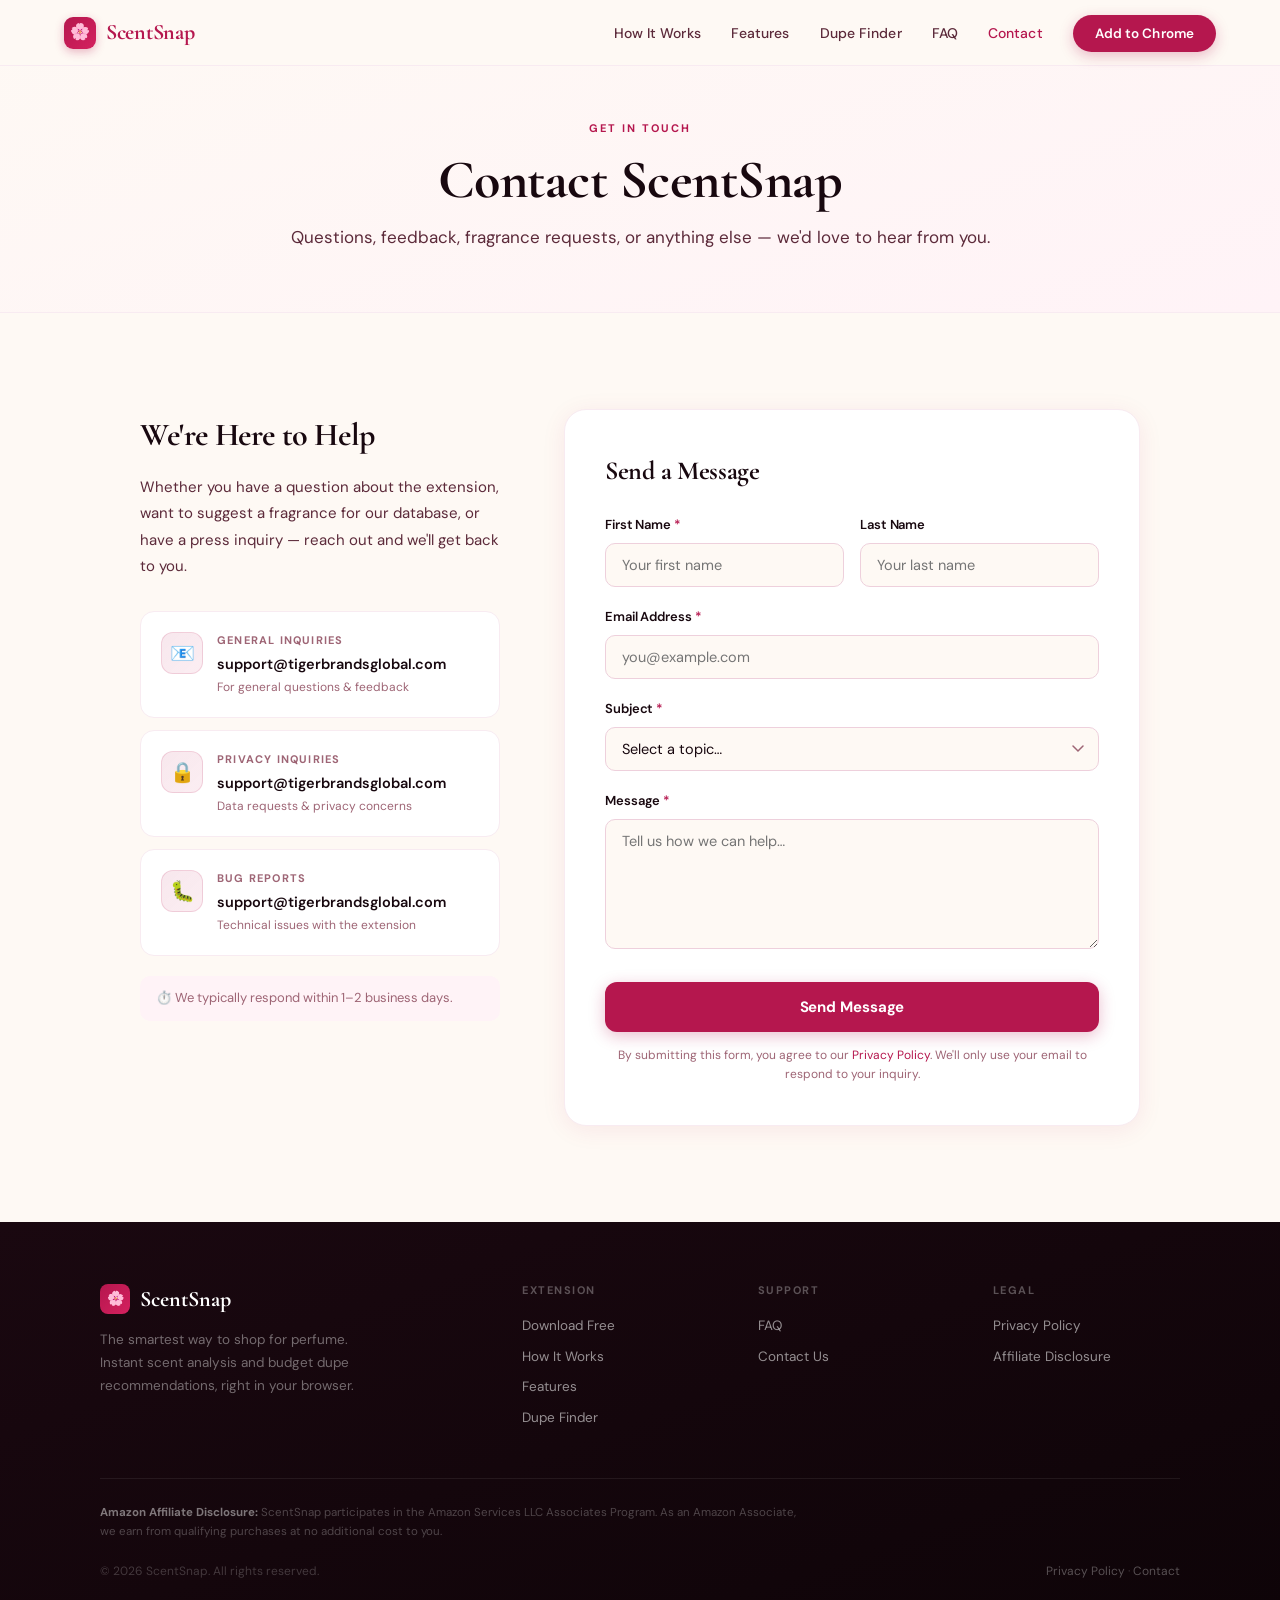
<file: pages/contact.html>
<!DOCTYPE html>
<html lang="en">
<head>
  <meta charset="UTF-8">
  <meta name="viewport" content="width=device-width, initial-scale=1.0">
  <title>Contact – ScentSnap Chrome Extension</title>
  <meta name="description" content="Get in touch with the ScentSnap team. Questions, feedback, fragrance requests, or partnership inquiries.">
  <link rel="preconnect" href="https://fonts.googleapis.com">
  <link rel="preconnect" href="https://fonts.gstatic.com" crossorigin>
  <link href="https://fonts.googleapis.com/css2?family=Cormorant+Garamond:ital,wght@0,400;0,600;0,700;1,400&family=DM+Sans:wght@300;400;500;600;700&display=swap" rel="stylesheet">
  <link rel="stylesheet" href="../css/shared.css">
  <style>
    .contact-grid {
      max-width: 1000px;
      margin: 0 auto;
      display: grid;
      grid-template-columns: 1fr 1.6fr;
      gap: 64px;
      align-items: start;
    }

    /* Left column */
    .contact-info h2 {
      font-family: 'Cormorant Garamond', serif;
      font-size: 32px;
      font-weight: 700;
      color: var(--text);
      margin-bottom: 14px;
      letter-spacing: -0.4px;
    }
    .contact-info p {
      font-size: 15px;
      color: var(--text-mid);
      line-height: 1.75;
      margin-bottom: 32px;
    }

    .contact-card {
      background: var(--white);
      border: 1.5px solid var(--border-light);
      border-radius: 14px;
      padding: 20px;
      margin-bottom: 12px;
      display: flex;
      align-items: flex-start;
      gap: 14px;
      transition: all 0.2s;
    }
    .contact-card:hover { border-color: var(--rose-light); box-shadow: 0 6px 20px rgba(181,23,78,0.07); }
    .contact-card-icon {
      width: 42px; height: 42px;
      background: linear-gradient(135deg, rgba(181,23,78,0.1), rgba(212,33,95,0.08));
      border: 1px solid rgba(181,23,78,0.14);
      border-radius: 12px;
      display: flex; align-items: center; justify-content: center;
      font-size: 20px;
      flex-shrink: 0;
    }
    .contact-card-label { font-size: 11px; text-transform: uppercase; letter-spacing: 1.2px; color: var(--text-dim); font-weight: 700; margin-bottom: 3px; }
    .contact-card-value { font-size: 14.5px; font-weight: 600; color: var(--text); }
    .contact-card-value a { color: var(--text); text-decoration: none; }
    .contact-card-value a:hover { color: var(--rose); }
    .contact-card-sub { font-size: 12px; color: var(--text-dim); margin-top: 2px; }

    .response-note {
      display: flex;
      align-items: center;
      gap: 9px;
      font-size: 13px;
      color: var(--text-dim);
      margin-top: 20px;
      padding: 12px 16px;
      background: var(--warm);
      border-radius: 10px;
    }

    /* Right column — form */
    .contact-form-wrap {
      background: var(--white);
      border: 1.5px solid var(--border-light);
      border-radius: 22px;
      padding: 40px;
      box-shadow: var(--shadow);
    }
    .contact-form-wrap h3 {
      font-family: 'Cormorant Garamond', serif;
      font-size: 26px;
      font-weight: 700;
      color: var(--text);
      margin-bottom: 24px;
      letter-spacing: -0.3px;
    }

    .form-group { margin-bottom: 20px; }
    .form-label {
      display: block;
      font-size: 13px;
      font-weight: 600;
      color: var(--text);
      margin-bottom: 7px;
      letter-spacing: -0.1px;
    }
    .form-label span { color: var(--rose); }
    .form-input, .form-select, .form-textarea {
      width: 100%;
      padding: 12px 16px;
      background: var(--cream);
      border: 1.5px solid var(--border);
      border-radius: 10px;
      font-family: 'DM Sans', sans-serif;
      font-size: 14.5px;
      color: var(--text);
      transition: border-color 0.2s, box-shadow 0.2s;
      outline: none;
    }
    .form-input:focus, .form-select:focus, .form-textarea:focus {
      border-color: var(--rose);
      box-shadow: 0 0 0 3px rgba(181,23,78,0.1);
      background: var(--white);
    }
    .form-select {
      appearance: none;
      background-image: url("data:image/svg+xml,%3Csvg xmlns='http://www.w3.org/2000/svg' width='12' height='8' fill='none'%3E%3Cpath d='M1 1l5 5 5-5' stroke='%239E6575' stroke-width='1.5' stroke-linecap='round'/%3E%3C/svg%3E");
      background-repeat: no-repeat;
      background-position: right 14px center;
      padding-right: 36px;
      cursor: pointer;
    }
    .form-textarea {
      min-height: 130px;
      resize: vertical;
    }
    .form-row { display: grid; grid-template-columns: 1fr 1fr; gap: 16px; }

    .form-submit {
      width: 100%;
      padding: 15px;
      background: var(--rose);
      color: #fff;
      border: none;
      border-radius: 12px;
      font-family: 'DM Sans', sans-serif;
      font-size: 15px;
      font-weight: 700;
      cursor: pointer;
      transition: all 0.2s;
      box-shadow: 0 4px 16px rgba(181,23,78,0.28);
      letter-spacing: -0.1px;
      margin-top: 6px;
    }
    .form-submit:hover {
      background: var(--rose-deep);
      transform: translateY(-1px);
      box-shadow: 0 8px 24px rgba(181,23,78,0.35);
    }

    .form-note {
      font-size: 12px;
      color: var(--text-dim);
      text-align: center;
      margin-top: 14px;
      line-height: 1.6;
    }
    .form-note a { color: var(--rose); text-decoration: none; }

    /* Success state */
    .form-success {
      display: none;
      text-align: center;
      padding: 32px 0;
    }
    .form-success-icon { font-size: 48px; margin-bottom: 16px; }
    .form-success h4 {
      font-family: 'Cormorant Garamond', serif;
      font-size: 24px;
      font-weight: 700;
      color: var(--text);
      margin-bottom: 10px;
    }
    .form-success p { font-size: 15px; color: var(--text-mid); line-height: 1.7; }

    @media (max-width: 860px) {
      .contact-grid { grid-template-columns: 1fr; gap: 40px; }
      .form-row { grid-template-columns: 1fr; }
    }
  </style>
</head>
<body>

<!-- NAV -->
<nav>
  <a href="../index.html" class="nav-logo">
    <div class="logo-icon">🌸</div>
    ScentSnap
  </a>
  <ul class="nav-links">
    <li><a href="how-it-works.html">How It Works</a></li>
    <li><a href="features.html">Features</a></li>
    <li><a href="dupe-finder.html">Dupe Finder</a></li>
    <li><a href="faq.html">FAQ</a></li>
    <li><a href="contact.html" class="active">Contact</a></li>
    <li><a href="https://chromewebstore.google.com" target="_blank" rel="noopener" class="nav-cta">Add to Chrome</a></li>
  </ul>
  <button class="nav-hamburger" aria-label="Menu">☰</button>
</nav>

<!-- PAGE HEADER -->
<div class="page-header">
  <div class="page-header-inner">
    <div class="section-label">Get in Touch</div>
    <h1>Contact ScentSnap</h1>
    <p>Questions, feedback, fragrance requests, or anything else — we'd love to hear from you.</p>
  </div>
</div>

<section class="section">
  <div class="contact-grid">

    <!-- Left: Contact Info -->
    <div class="contact-info">
      <h2>We're Here to Help</h2>
      <p>Whether you have a question about the extension, want to suggest a fragrance for our database, or have a press inquiry — reach out and we'll get back to you.</p>

      <div class="contact-card">
        <div class="contact-card-icon">📧</div>
        <div>
          <div class="contact-card-label">General Inquiries</div>
          <div class="contact-card-value"><a href="mailto:support@tigerbrandsglobal.com">support@tigerbrandsglobal.com</a></div>
          <div class="contact-card-sub">For general questions & feedback</div>
        </div>
      </div>

      <div class="contact-card">
        <div class="contact-card-icon">🔒</div>
        <div>
          <div class="contact-card-label">Privacy Inquiries</div>
          <div class="contact-card-value"><a href="mailto:support@tigerbrandsglobal.com">support@tigerbrandsglobal.com</a></div>
          <div class="contact-card-sub">Data requests & privacy concerns</div>
        </div>
      </div>

      <div class="contact-card">
        <div class="contact-card-icon">🐛</div>
        <div>
          <div class="contact-card-label">Bug Reports</div>
          <div class="contact-card-value"><a href="mailto:support@tigerbrandsglobal.com">support@tigerbrandsglobal.com</a></div>
          <div class="contact-card-sub">Technical issues with the extension</div>
        </div>
      </div>

      <div class="response-note">
        ⏱️ We typically respond within 1–2 business days.
      </div>
    </div>

    <!-- Right: Form -->
    <div class="contact-form-wrap">
      <h3>Send a Message</h3>

      <div id="contactFormFields">
        <div class="form-row">
          <div class="form-group">
            <label class="form-label" for="firstName">First Name <span>*</span></label>
            <input id="firstName" type="text" class="form-input" placeholder="Your first name" required>
          </div>
          <div class="form-group">
            <label class="form-label" for="lastName">Last Name</label>
            <input id="lastName" type="text" class="form-input" placeholder="Your last name">
          </div>
        </div>
        <div class="form-group">
          <label class="form-label" for="email">Email Address <span>*</span></label>
          <input id="email" type="email" class="form-input" placeholder="you@example.com" required>
        </div>
        <div class="form-group">
          <label class="form-label" for="subject">Subject <span>*</span></label>
          <select id="subject" class="form-select">
            <option value="">Select a topic…</option>
            <option value="general">General question</option>
            <option value="bug">Bug report / technical issue</option>
            <option value="feature">Feature request</option>
            <option value="fragrance">Suggest a fragrance / dupe</option>
            <option value="privacy">Privacy inquiry</option>
            <option value="press">Press / media inquiry</option>
            <option value="other">Other</option>
          </select>
        </div>
        <div class="form-group">
          <label class="form-label" for="message">Message <span>*</span></label>
          <textarea id="message" class="form-textarea" placeholder="Tell us how we can help…" required></textarea>
        </div>
        <button type="button" class="form-submit" id="submitBtn" onclick="handleSubmit()">Send Message</button>
        <p class="form-note">By submitting this form, you agree to our <a href="privacy-policy.html">Privacy Policy</a>. We'll only use your email to respond to your inquiry.</p>
      </div>

      <div class="form-success" id="formSuccess">
        <div class="form-success-icon">🌸</div>
        <h4>Message Sent!</h4>
        <p>Thanks for reaching out. We'll get back to you at the email you provided, usually within 1–2 business days.</p>
      </div>
    </div>
  </div>
</section>

<!-- FOOTER -->
<footer>
  <div class="footer-inner">
    <div class="footer-top">
      <div class="footer-brand">
        <div class="footer-logo"><div class="footer-logo-icon">🌸</div> ScentSnap</div>
        <p>The smartest way to shop for perfume. Instant scent analysis and budget dupe recommendations, right in your browser.</p>
      </div>
      <div class="footer-col">
        <h5>Extension</h5>
        <a href="https://chromewebstore.google.com" target="_blank" rel="noopener">Download Free</a>
        <a href="how-it-works.html">How It Works</a>
        <a href="features.html">Features</a>
        <a href="dupe-finder.html">Dupe Finder</a>
      </div>
      <div class="footer-col">
        <h5>Support</h5>
        <a href="faq.html">FAQ</a>
        <a href="contact.html">Contact Us</a>
      </div>
      <div class="footer-col">
        <h5>Legal</h5>
        <a href="privacy-policy.html">Privacy Policy</a>
        <a href="faq.html#affiliate">Affiliate Disclosure</a>
      </div>
    </div>
    <hr class="footer-divider">
    <p class="affiliate-note"><strong style="color:rgba(255,255,255,0.45);">Amazon Affiliate Disclosure:</strong> ScentSnap participates in the Amazon Services LLC Associates Program. As an Amazon Associate, we earn from qualifying purchases at no additional cost to you.</p>
    <div class="footer-bottom">
      <span>© 2026 ScentSnap. All rights reserved.</span>
      <span><a href="privacy-policy.html">Privacy Policy</a> · <a href="contact.html">Contact</a></span>
    </div>
  </div>
</footer>

<script>
  function handleSubmit() {
    const firstName = document.getElementById('firstName').value.trim();
    const email = document.getElementById('email').value.trim();
    const subject = document.getElementById('subject').value;
    const message = document.getElementById('message').value.trim();

    if (!firstName || !email || !subject || !message) {
      alert('Please fill in all required fields.');
      return;
    }
    if (!email.includes('@')) {
      alert('Please enter a valid email address.');
      return;
    }

    // Show success state
    document.getElementById('contactFormFields').style.display = 'none';
    document.getElementById('formSuccess').style.display = 'block';
  }
</script>
</body>
</html>
</file>
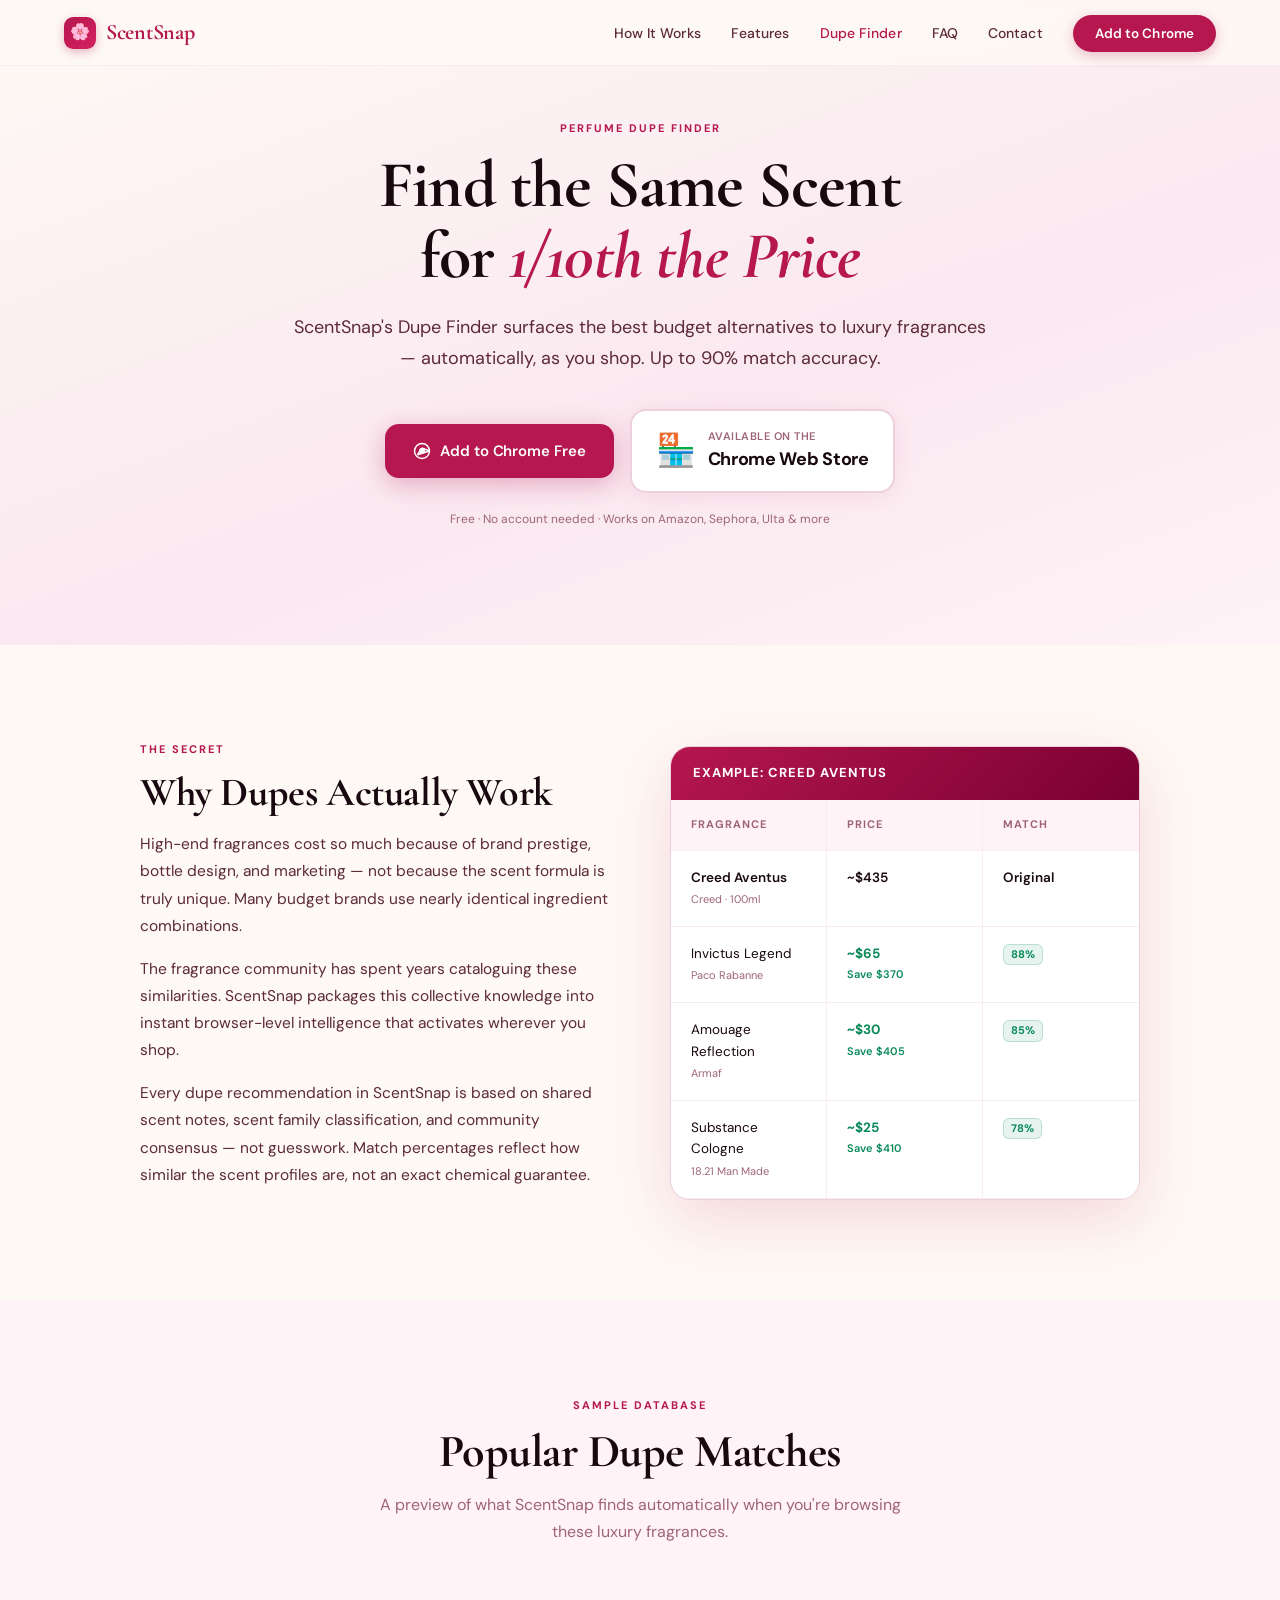
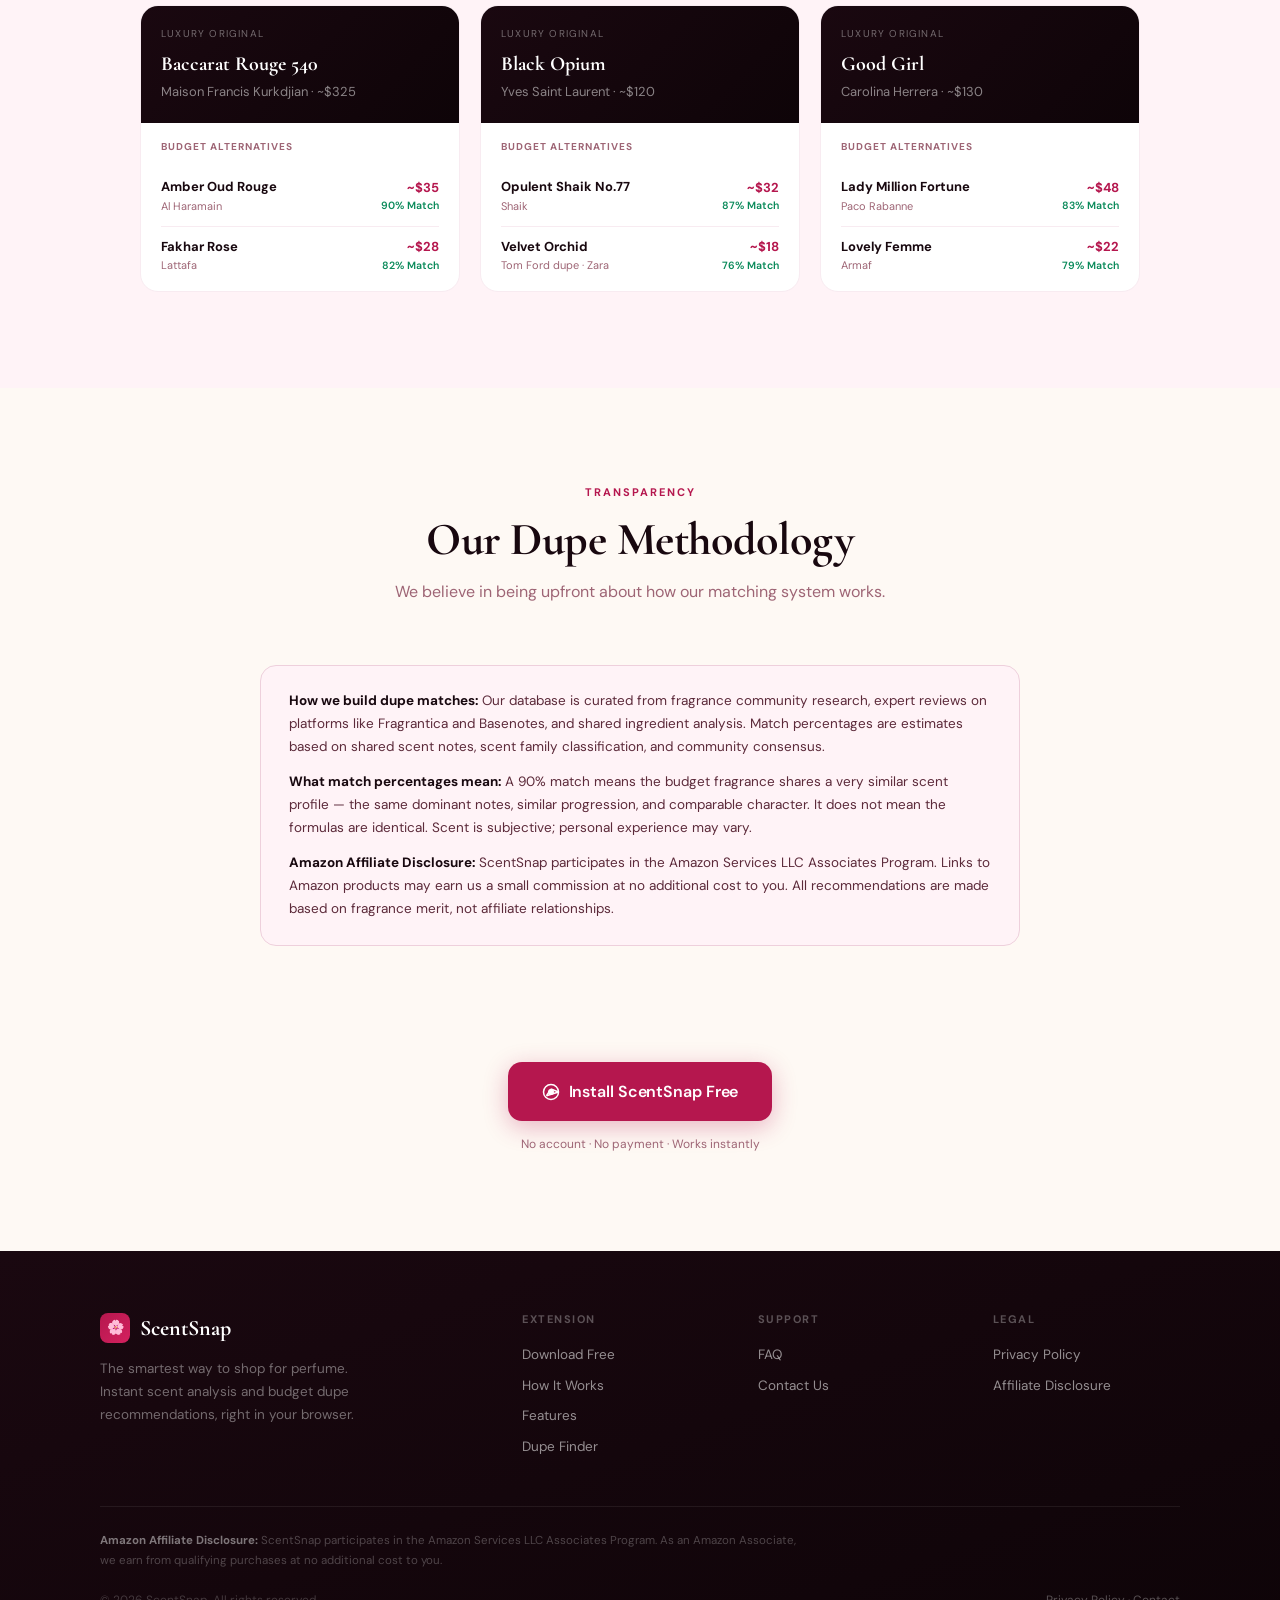
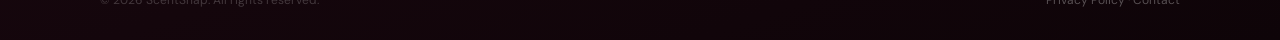
<file: pages/dupe-finder.html>
<!DOCTYPE html>
<html lang="en">
<head>
  <meta charset="UTF-8">
  <meta name="viewport" content="width=device-width, initial-scale=1.0">
  <title>Perfume Dupe Finder – ScentSnap Free Chrome Extension</title>
  <meta name="description" content="Find affordable perfume dupes that smell 90% similar to luxury fragrances at a fraction of the price. Free Chrome extension — no account needed.">
  <link rel="preconnect" href="https://fonts.googleapis.com">
  <link rel="preconnect" href="https://fonts.gstatic.com" crossorigin>
  <link href="https://fonts.googleapis.com/css2?family=Cormorant+Garamond:ital,wght@0,400;0,600;0,700;1,400&family=DM+Sans:wght@300;400;500;600;700&display=swap" rel="stylesheet">
  <link rel="stylesheet" href="../css/shared.css">
  <style>
    /* Hero variation */
    .dupe-hero {
      padding: 120px 5% 80px;
      background: linear-gradient(160deg, var(--cream) 0%, #FAE8F0 60%, var(--warm) 100%);
      text-align: center;
    }
    .dupe-hero-inner { max-width: 700px; margin: 0 auto; }
    .dupe-hero h1 {
      font-family: 'Cormorant Garamond', serif;
      font-size: clamp(40px, 6vw, 66px);
      font-weight: 700;
      line-height: 1.08;
      color: var(--text);
      margin-bottom: 20px;
      letter-spacing: -0.8px;
    }
    .dupe-hero h1 em { font-style: italic; color: var(--rose); }
    .dupe-hero p { font-size: 18px; color: var(--text-mid); line-height: 1.7; margin-bottom: 36px; }
    .dupe-hero-actions { display: flex; align-items: center; justify-content: center; gap: 16px; flex-wrap: wrap; }

    /* Store Badge */
    .chrome-store-badge {
      display: inline-flex;
      align-items: center;
      gap: 12px;
      background: #fff;
      border: 2px solid var(--border);
      border-radius: 16px;
      padding: 14px 24px;
      text-decoration: none;
      transition: all 0.25s;
      box-shadow: var(--shadow);
    }
    .chrome-store-badge:hover {
      border-color: var(--rose-light);
      box-shadow: var(--shadow-lg);
      transform: translateY(-2px);
    }
    .chrome-badge-icon { font-size: 32px; }
    .chrome-badge-text { text-align: left; }
    .chrome-badge-small { font-size: 11px; color: var(--text-dim); font-weight: 600; letter-spacing: 0.5px; text-transform: uppercase; }
    .chrome-badge-large { font-size: 18px; font-weight: 700; color: var(--text); letter-spacing: -0.3px; }

    /* How dupes work */
    .dupe-explainer {
      max-width: 1000px;
      margin: 0 auto;
      display: grid;
      grid-template-columns: 1fr 1fr;
      gap: 60px;
      align-items: center;
    }
    .dupe-explainer-text h2 {
      font-family: 'Cormorant Garamond', serif;
      font-size: clamp(28px, 3.5vw, 40px);
      font-weight: 700;
      margin-bottom: 16px;
      line-height: 1.12;
      letter-spacing: -0.4px;
    }
    .dupe-explainer-text p { font-size: 15.5px; color: var(--text-mid); line-height: 1.75; margin-bottom: 16px; }

    /* Comparison table */
    .comparison-table {
      background: var(--white);
      border: 1.5px solid var(--border);
      border-radius: 20px;
      overflow: hidden;
      box-shadow: var(--shadow-lg);
    }
    .comparison-header {
      background: linear-gradient(135deg, var(--rose), var(--rose-deep));
      padding: 16px 22px;
      color: #fff;
      font-size: 13px;
      font-weight: 700;
      text-transform: uppercase;
      letter-spacing: 1px;
    }
    .comparison-row {
      display: grid;
      grid-template-columns: 1fr 1fr 1fr;
      gap: 0;
    }
    .comparison-cell {
      padding: 16px 20px;
      border-bottom: 1px solid var(--border-light);
      border-right: 1px solid var(--border-light);
      font-size: 13.5px;
    }
    .comparison-cell:last-child { border-right: none; }
    .comparison-cell.head { font-size: 11px; text-transform: uppercase; letter-spacing: 1px; color: var(--text-dim); font-weight: 700; background: var(--warm); }
    .comparison-cell.original { color: var(--text); font-weight: 600; }
    .comparison-cell.dupe { color: #0A8A5A; font-weight: 700; }
    .comparison-cell .savings { font-size: 11px; color: #0A8A5A; font-weight: 600; margin-top: 2px; }
    .match-badge { display: inline-block; background: rgba(10,138,90,0.1); border: 1px solid rgba(10,138,90,0.2); border-radius: 6px; padding: 1px 7px; font-size: 11px; color: #0A8A5A; font-weight: 700; }

    /* Example dupes */
    .dupes-showcase {
      max-width: 1000px;
      margin: 0 auto;
      display: grid;
      grid-template-columns: repeat(3, 1fr);
      gap: 20px;
    }
    .dupe-showcase-card {
      background: var(--white);
      border: 1.5px solid var(--border-light);
      border-radius: 18px;
      overflow: hidden;
      transition: all 0.3s;
    }
    .dupe-showcase-card:hover { border-color: var(--rose-light); box-shadow: 0 12px 40px rgba(181,23,78,0.1); transform: translateY(-3px); }
    .dupe-card-original {
      background: linear-gradient(135deg, #1A0810, #0E0408);
      padding: 20px;
      color: #fff;
    }
    .dupe-orig-label { font-size: 10px; text-transform: uppercase; letter-spacing: 1.2px; color: rgba(255,255,255,0.4); margin-bottom: 6px; }
    .dupe-orig-name { font-family: 'Cormorant Garamond', serif; font-size: 20px; font-weight: 700; margin-bottom: 2px; }
    .dupe-orig-price { font-size: 13px; color: rgba(255,255,255,0.5); }
    .dupe-alts { padding: 16px 20px; }
    .dupe-alts-label { font-size: 10px; text-transform: uppercase; letter-spacing: 1px; color: var(--text-dim); font-weight: 700; margin-bottom: 12px; }
    .dupe-alt-item {
      display: flex;
      justify-content: space-between;
      align-items: center;
      padding: 10px 0;
      border-bottom: 1px solid var(--border-light);
    }
    .dupe-alt-item:last-child { border-bottom: none; padding-bottom: 0; }
    .dupe-alt-name { font-size: 13px; font-weight: 700; color: var(--text); }
    .dupe-alt-brand { font-size: 11px; color: var(--text-dim); }
    .dupe-alt-price { font-size: 13px; font-weight: 700; color: var(--rose); }
    .dupe-alt-match { font-size: 10.5px; color: #0A8A5A; font-weight: 600; }

    /* Disclaimer */
    .disclaimer-box {
      max-width: 760px;
      margin: 0 auto;
      background: var(--warm);
      border: 1.5px solid var(--border);
      border-radius: 16px;
      padding: 24px 28px;
      font-size: 13.5px;
      color: var(--text-mid);
      line-height: 1.7;
    }
    .disclaimer-box strong { color: var(--text); }

    @media (max-width: 860px) {
      .dupe-explainer { grid-template-columns: 1fr; gap: 36px; }
      .dupes-showcase { grid-template-columns: 1fr; max-width: 400px; }
    }
  </style>
</head>
<body>

<!-- NAV -->
<nav>
  <a href="../index.html" class="nav-logo">
    <div class="logo-icon">🌸</div>
    ScentSnap
  </a>
  <ul class="nav-links">
    <li><a href="how-it-works.html">How It Works</a></li>
    <li><a href="features.html">Features</a></li>
    <li><a href="dupe-finder.html" class="active">Dupe Finder</a></li>
    <li><a href="faq.html">FAQ</a></li>
    <li><a href="contact.html">Contact</a></li>
    <li><a href="https://chromewebstore.google.com" target="_blank" rel="noopener" class="nav-cta">Add to Chrome</a></li>
  </ul>
  <button class="nav-hamburger" aria-label="Menu">☰</button>
</nav>

<!-- HERO -->
<section class="dupe-hero">
  <div class="dupe-hero-inner">
    <div class="section-label">Perfume Dupe Finder</div>
    <h1>Find the Same Scent<br>for <em>1/10th the Price</em></h1>
    <p>ScentSnap's Dupe Finder surfaces the best budget alternatives to luxury fragrances — automatically, as you shop. Up to 90% match accuracy.</p>
    <div class="dupe-hero-actions">
      <a href="https://chromewebstore.google.com" target="_blank" rel="noopener" class="btn-primary">
        <svg width="18" height="18" viewBox="0 0 24 24" fill="none"><circle cx="12" cy="12" r="10" stroke="currentColor" stroke-width="2"/><circle cx="12" cy="12" r="4" fill="currentColor"/><path d="M12 8 L22 12" stroke="currentColor" stroke-width="2"/><path d="M12 8 L6 17" stroke="currentColor" stroke-width="2"/><path d="M6 17 L22 12" stroke="currentColor" stroke-width="2"/></svg>
        Add to Chrome Free
      </a>
      <a href="chrome-webstore-link" class="chrome-store-badge" target="_blank" rel="noopener">
        <div class="chrome-badge-icon">🏪</div>
        <div class="chrome-badge-text">
          <div class="chrome-badge-small">Available on the</div>
          <div class="chrome-badge-large">Chrome Web Store</div>
        </div>
      </a>
    </div>
    <p style="font-size:12px;color:var(--text-dim);margin-top:16px;">Free · No account needed · Works on Amazon, Sephora, Ulta & more</p>
  </div>
</section>

<!-- HOW DUPES WORK -->
<section class="section">
  <div class="dupe-explainer">
    <div class="dupe-explainer-text">
      <div class="section-label" style="text-align:left;">The Secret</div>
      <h2>Why Dupes Actually Work</h2>
      <p>High-end fragrances cost so much because of brand prestige, bottle design, and marketing — not because the scent formula is truly unique. Many budget brands use nearly identical ingredient combinations.</p>
      <p>The fragrance community has spent years cataloguing these similarities. ScentSnap packages this collective knowledge into instant browser-level intelligence that activates wherever you shop.</p>
      <p>Every dupe recommendation in ScentSnap is based on shared scent notes, scent family classification, and community consensus — not guesswork. Match percentages reflect how similar the scent profiles are, not an exact chemical guarantee.</p>
    </div>
    <div class="comparison-table">
      <div class="comparison-header">Example: Creed Aventus</div>
      <div class="comparison-row">
        <div class="comparison-cell head">Fragrance</div>
        <div class="comparison-cell head">Price</div>
        <div class="comparison-cell head">Match</div>
      </div>
      <div class="comparison-row">
        <div class="comparison-cell original">Creed Aventus<br><span style="font-size:11px;color:var(--text-dim);font-weight:400;">Creed · 100ml</span></div>
        <div class="comparison-cell original">~$435</div>
        <div class="comparison-cell original">Original</div>
      </div>
      <div class="comparison-row">
        <div class="comparison-cell">Invictus Legend<br><span style="font-size:11px;color:var(--text-dim);">Paco Rabanne</span></div>
        <div class="comparison-cell dupe">~$65<div class="savings">Save $370</div></div>
        <div class="comparison-cell"><span class="match-badge">88%</span></div>
      </div>
      <div class="comparison-row">
        <div class="comparison-cell">Amouage Reflection<br><span style="font-size:11px;color:var(--text-dim);">Armaf</span></div>
        <div class="comparison-cell dupe">~$30<div class="savings">Save $405</div></div>
        <div class="comparison-cell"><span class="match-badge">85%</span></div>
      </div>
      <div class="comparison-row" style="border-bottom:none;">
        <div class="comparison-cell">Substance Cologne<br><span style="font-size:11px;color:var(--text-dim);">18.21 Man Made</span></div>
        <div class="comparison-cell dupe">~$25<div class="savings">Save $410</div></div>
        <div class="comparison-cell"><span class="match-badge">78%</span></div>
      </div>
    </div>
  </div>
</section>

<!-- DUPE EXAMPLES -->
<section class="section" style="background:var(--warm);">
  <div class="section-label">Sample Database</div>
  <h2 class="section-title">Popular Dupe Matches</h2>
  <p class="section-sub">A preview of what ScentSnap finds automatically when you're browsing these luxury fragrances.</p>
  <div class="dupes-showcase">
    <div class="dupe-showcase-card">
      <div class="dupe-card-original">
        <div class="dupe-orig-label">Luxury Original</div>
        <div class="dupe-orig-name">Baccarat Rouge 540</div>
        <div class="dupe-orig-price">Maison Francis Kurkdjian · ~$325</div>
      </div>
      <div class="dupe-alts">
        <div class="dupe-alts-label">Budget Alternatives</div>
        <div class="dupe-alt-item">
          <div><div class="dupe-alt-name">Amber Oud Rouge</div><div class="dupe-alt-brand">Al Haramain</div></div>
          <div style="text-align:right;"><div class="dupe-alt-price">~$35</div><div class="dupe-alt-match">90% Match</div></div>
        </div>
        <div class="dupe-alt-item">
          <div><div class="dupe-alt-name">Fakhar Rose</div><div class="dupe-alt-brand">Lattafa</div></div>
          <div style="text-align:right;"><div class="dupe-alt-price">~$28</div><div class="dupe-alt-match">82% Match</div></div>
        </div>
      </div>
    </div>
    <div class="dupe-showcase-card">
      <div class="dupe-card-original">
        <div class="dupe-orig-label">Luxury Original</div>
        <div class="dupe-orig-name">Black Opium</div>
        <div class="dupe-orig-price">Yves Saint Laurent · ~$120</div>
      </div>
      <div class="dupe-alts">
        <div class="dupe-alts-label">Budget Alternatives</div>
        <div class="dupe-alt-item">
          <div><div class="dupe-alt-name">Opulent Shaik No.77</div><div class="dupe-alt-brand">Shaik</div></div>
          <div style="text-align:right;"><div class="dupe-alt-price">~$32</div><div class="dupe-alt-match">87% Match</div></div>
        </div>
        <div class="dupe-alt-item">
          <div><div class="dupe-alt-name">Velvet Orchid</div><div class="dupe-alt-brand">Tom Ford dupe · Zara</div></div>
          <div style="text-align:right;"><div class="dupe-alt-price">~$18</div><div class="dupe-alt-match">76% Match</div></div>
        </div>
      </div>
    </div>
    <div class="dupe-showcase-card">
      <div class="dupe-card-original">
        <div class="dupe-orig-label">Luxury Original</div>
        <div class="dupe-orig-name">Good Girl</div>
        <div class="dupe-orig-price">Carolina Herrera · ~$130</div>
      </div>
      <div class="dupe-alts">
        <div class="dupe-alts-label">Budget Alternatives</div>
        <div class="dupe-alt-item">
          <div><div class="dupe-alt-name">Lady Million Fortune</div><div class="dupe-alt-brand">Paco Rabanne</div></div>
          <div style="text-align:right;"><div class="dupe-alt-price">~$48</div><div class="dupe-alt-match">83% Match</div></div>
        </div>
        <div class="dupe-alt-item">
          <div><div class="dupe-alt-name">Lovely Femme</div><div class="dupe-alt-brand">Armaf</div></div>
          <div style="text-align:right;"><div class="dupe-alt-price">~$22</div><div class="dupe-alt-match">79% Match</div></div>
        </div>
      </div>
    </div>
  </div>
</section>

<!-- DISCLAIMER -->
<section class="section">
  <div class="section-label">Transparency</div>
  <h2 class="section-title">Our Dupe Methodology</h2>
  <p class="section-sub">We believe in being upfront about how our matching system works.</p>
  <div class="disclaimer-box">
    <p><strong>How we build dupe matches:</strong> Our database is curated from fragrance community research, expert reviews on platforms like Fragrantica and Basenotes, and shared ingredient analysis. Match percentages are estimates based on shared scent notes, scent family classification, and community consensus.</p>
    <p style="margin-top:12px;"><strong>What match percentages mean:</strong> A 90% match means the budget fragrance shares a very similar scent profile — the same dominant notes, similar progression, and comparable character. It does not mean the formulas are identical. Scent is subjective; personal experience may vary.</p>
    <p style="margin-top:12px;"><strong>Amazon Affiliate Disclosure:</strong> ScentSnap participates in the Amazon Services LLC Associates Program. Links to Amazon products may earn us a small commission at no additional cost to you. All recommendations are made based on fragrance merit, not affiliate relationships.</p>
  </div>
</section>

<!-- CTA -->
<section class="section" style="text-align:center;padding-top:20px;">
  <a href="https://chromewebstore.google.com" target="_blank" rel="noopener" class="btn-primary" style="font-size:16px;padding:17px 34px;">
    <svg width="18" height="18" viewBox="0 0 24 24" fill="none"><circle cx="12" cy="12" r="10" stroke="currentColor" stroke-width="2"/><circle cx="12" cy="12" r="4" fill="currentColor"/><path d="M12 8 L22 12" stroke="currentColor" stroke-width="2"/><path d="M12 8 L6 17" stroke="currentColor" stroke-width="2"/><path d="M6 17 L22 12" stroke="currentColor" stroke-width="2"/></svg>
    Install ScentSnap Free
  </a>
  <p style="font-size:12px;color:var(--text-dim);margin-top:14px;">No account · No payment · Works instantly</p>
</section>

<!-- FOOTER -->
<footer>
  <div class="footer-inner">
    <div class="footer-top">
      <div class="footer-brand">
        <div class="footer-logo"><div class="footer-logo-icon">🌸</div> ScentSnap</div>
        <p>The smartest way to shop for perfume. Instant scent analysis and budget dupe recommendations, right in your browser.</p>
      </div>
      <div class="footer-col">
        <h5>Extension</h5>
        <a href="https://chromewebstore.google.com" target="_blank" rel="noopener">Download Free</a>
        <a href="how-it-works.html">How It Works</a>
        <a href="features.html">Features</a>
        <a href="dupe-finder.html">Dupe Finder</a>
      </div>
      <div class="footer-col">
        <h5>Support</h5>
        <a href="faq.html">FAQ</a>
        <a href="contact.html">Contact Us</a>
      </div>
      <div class="footer-col">
        <h5>Legal</h5>
        <a href="privacy-policy.html">Privacy Policy</a>
        <a href="faq.html#affiliate">Affiliate Disclosure</a>
      </div>
    </div>
    <hr class="footer-divider">
    <p class="affiliate-note"><strong style="color:rgba(255,255,255,0.45);">Amazon Affiliate Disclosure:</strong> ScentSnap participates in the Amazon Services LLC Associates Program. As an Amazon Associate, we earn from qualifying purchases at no additional cost to you.</p>
    <div class="footer-bottom">
      <span>© 2026 ScentSnap. All rights reserved.</span>
      <span><a href="privacy-policy.html">Privacy Policy</a> · <a href="contact.html">Contact</a></span>
    </div>
  </div>
</footer>
</body>
</html>
</file>
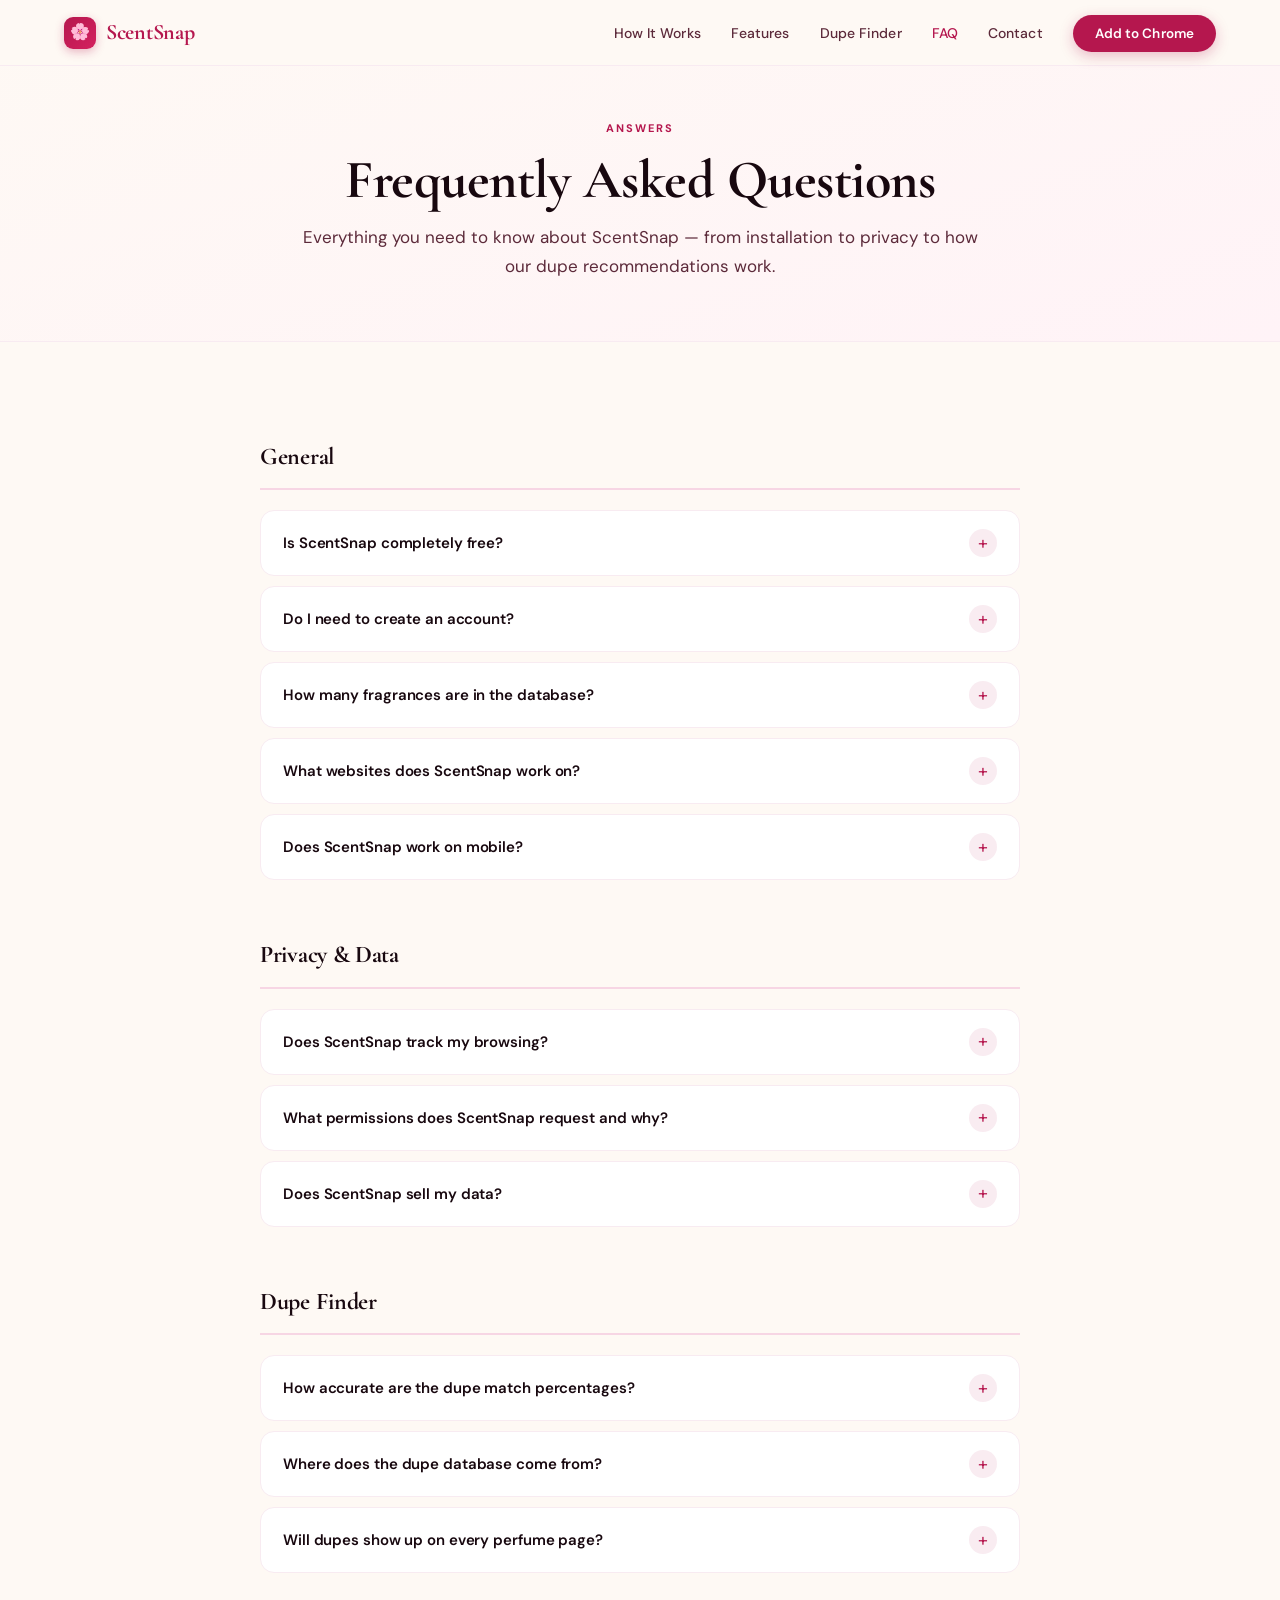
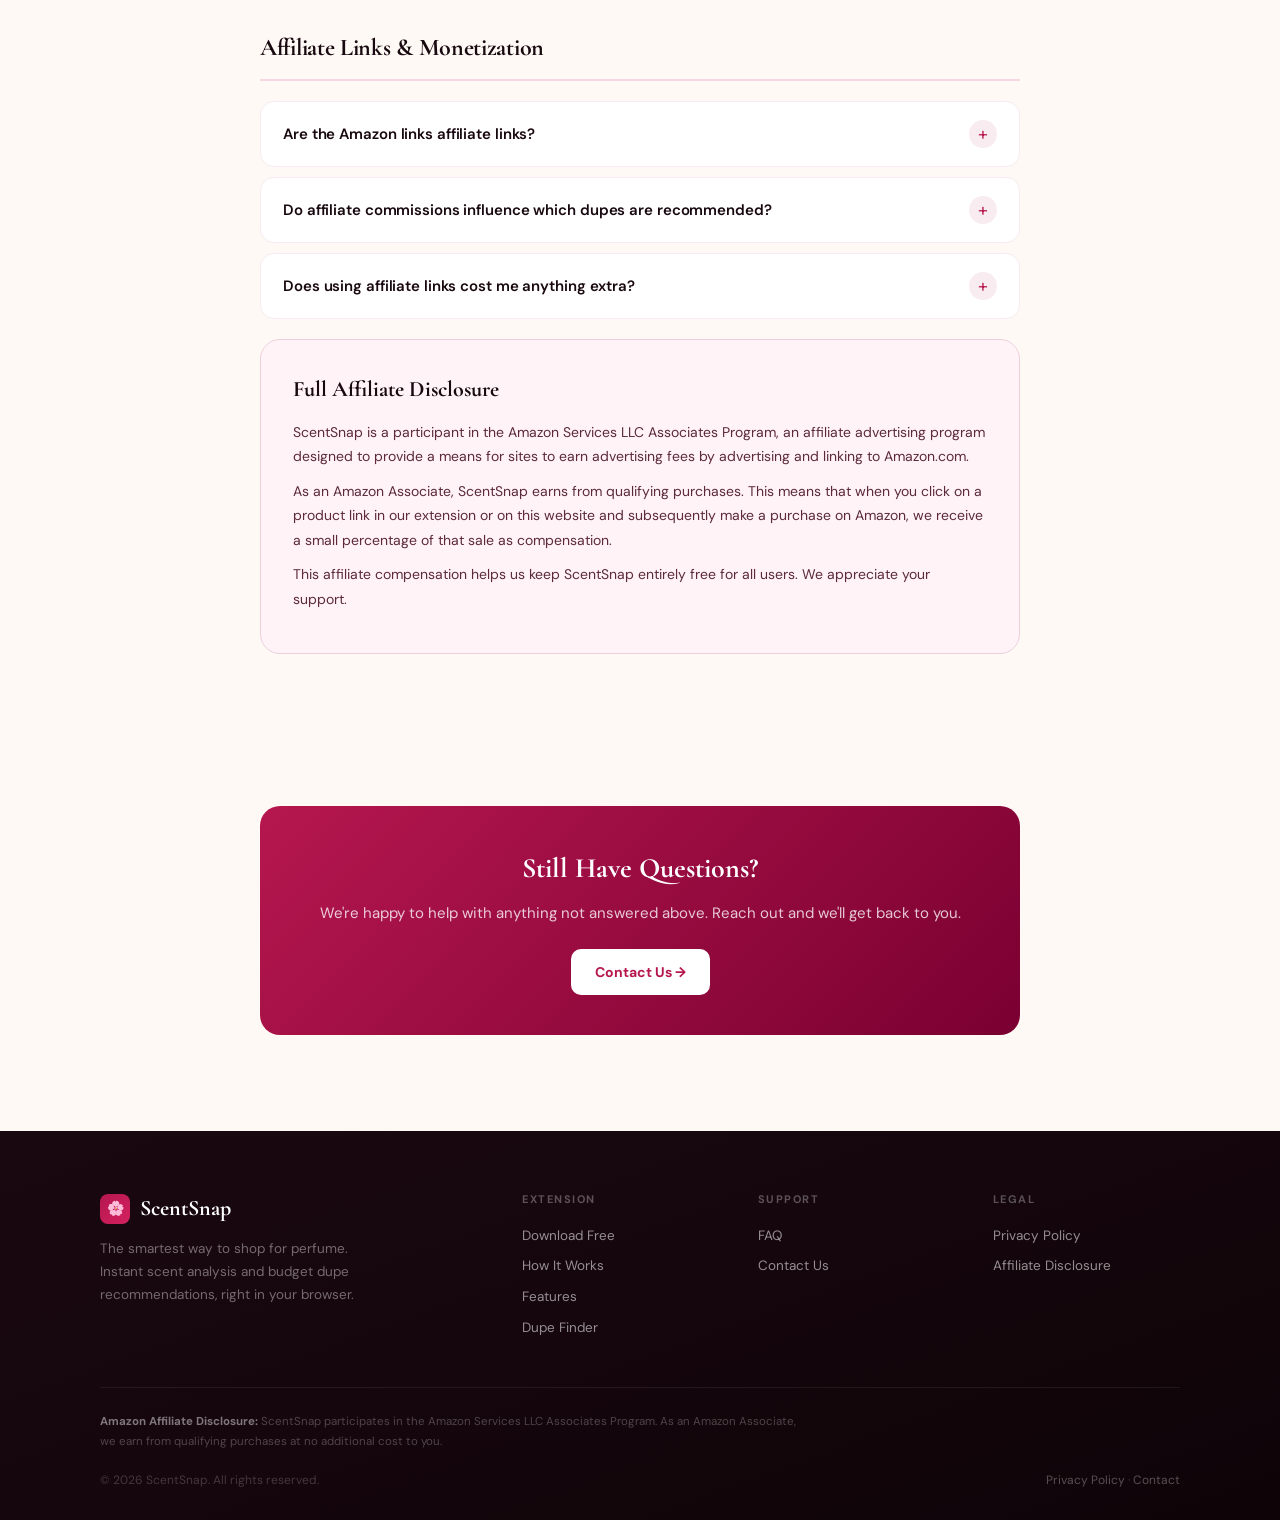
<file: pages/faq.html>
<!DOCTYPE html>
<html lang="en">
<head>
  <meta charset="UTF-8">
  <meta name="viewport" content="width=device-width, initial-scale=1.0">
  <title>FAQ – ScentSnap Chrome Extension</title>
  <meta name="description" content="Frequently asked questions about ScentSnap — how it works, privacy, affiliate links, browser support, and more.">
  <link rel="preconnect" href="https://fonts.googleapis.com">
  <link rel="preconnect" href="https://fonts.gstatic.com" crossorigin>
  <link href="https://fonts.googleapis.com/css2?family=Cormorant+Garamond:ital,wght@0,400;0,600;0,700;1,400&family=DM+Sans:wght@300;400;500;600;700&display=swap" rel="stylesheet">
  <link rel="stylesheet" href="../css/shared.css">
  <style>
    .faq-page-inner {
      max-width: 760px;
      margin: 0 auto;
    }

    .faq-category {
      margin-bottom: 56px;
    }
    .faq-category-title {
      font-family: 'Cormorant Garamond', serif;
      font-size: 24px;
      font-weight: 700;
      color: var(--text);
      margin-bottom: 20px;
      padding-bottom: 12px;
      border-bottom: 2px solid var(--rose-light);
      letter-spacing: -0.3px;
    }

    .faq-item {
      border: 1.5px solid var(--border-light);
      border-radius: 14px;
      margin-bottom: 10px;
      overflow: hidden;
      background: var(--white);
    }
    .faq-q {
      padding: 18px 22px;
      font-size: 15px;
      font-weight: 600;
      color: var(--text);
      cursor: pointer;
      display: flex;
      justify-content: space-between;
      align-items: center;
      letter-spacing: -0.1px;
      transition: background 0.2s;
      gap: 16px;
    }
    .faq-q:hover { background: var(--warm); }
    .faq-toggle {
      width: 28px; height: 28px;
      border-radius: 50%;
      background: rgba(181,23,78,0.08);
      display: flex; align-items: center; justify-content: center;
      color: var(--rose);
      font-size: 18px;
      font-weight: 400;
      flex-shrink: 0;
      transition: transform 0.25s, background 0.2s;
    }
    .faq-item.open .faq-toggle { transform: rotate(45deg); background: rgba(181,23,78,0.14); }
    .faq-a {
      font-size: 14.5px;
      color: var(--text-mid);
      line-height: 1.75;
      padding: 0 22px;
      max-height: 0;
      overflow: hidden;
      transition: max-height 0.35s ease, padding 0.2s;
    }
    .faq-item.open .faq-a { max-height: 400px; padding: 0 22px 20px; }
    .faq-a a { color: var(--rose); text-decoration: none; }
    .faq-a a:hover { text-decoration: underline; }

    /* Affiliate section */
    .affiliate-section {
      background: var(--warm);
      border: 1.5px solid var(--border);
      border-radius: 20px;
      padding: 32px;
      margin-top: 20px;
    }
    .affiliate-section h3 {
      font-family: 'Cormorant Garamond', serif;
      font-size: 22px;
      font-weight: 700;
      color: var(--text);
      margin-bottom: 12px;
    }
    .affiliate-section p {
      font-size: 14px;
      color: var(--text-mid);
      line-height: 1.75;
      margin-bottom: 10px;
    }

    .still-have-q {
      max-width: 760px;
      margin: 0 auto;
      background: linear-gradient(135deg, var(--rose), var(--rose-deep));
      border-radius: 20px;
      padding: 40px;
      text-align: center;
      color: #fff;
    }
    .still-have-q h3 {
      font-family: 'Cormorant Garamond', serif;
      font-size: 28px;
      font-weight: 700;
      margin-bottom: 10px;
    }
    .still-have-q p { font-size: 15px; color: rgba(255,255,255,0.78); margin-bottom: 24px; }
    .btn-white-sm {
      display: inline-flex; align-items: center; gap: 8px;
      background: #fff; color: var(--rose);
      padding: 12px 24px; border-radius: 10px;
      font-size: 14px; font-weight: 700;
      text-decoration: none;
      transition: all 0.2s;
    }
    .btn-white-sm:hover { transform: translateY(-1px); box-shadow: 0 8px 24px rgba(0,0,0,0.15); }
  </style>
</head>
<body>

<!-- NAV -->
<nav>
  <a href="../index.html" class="nav-logo">
    <div class="logo-icon">🌸</div>
    ScentSnap
  </a>
  <ul class="nav-links">
    <li><a href="how-it-works.html">How It Works</a></li>
    <li><a href="features.html">Features</a></li>
    <li><a href="dupe-finder.html">Dupe Finder</a></li>
    <li><a href="faq.html" class="active">FAQ</a></li>
    <li><a href="contact.html">Contact</a></li>
    <li><a href="https://chromewebstore.google.com" target="_blank" rel="noopener" class="nav-cta">Add to Chrome</a></li>
  </ul>
  <button class="nav-hamburger" aria-label="Menu">☰</button>
</nav>

<!-- PAGE HEADER -->
<div class="page-header">
  <div class="page-header-inner">
    <div class="section-label">Answers</div>
    <h1>Frequently Asked Questions</h1>
    <p>Everything you need to know about ScentSnap — from installation to privacy to how our dupe recommendations work.</p>
  </div>
</div>

<section class="section">
  <div class="faq-page-inner">

    <!-- General -->
    <div class="faq-category">
      <div class="faq-category-title">General</div>

      <div class="faq-item">
        <div class="faq-q">Is ScentSnap completely free?<span class="faq-toggle">+</span></div>
        <div class="faq-a">Yes, 100% free — no subscription, no hidden fees, no premium tier. ScentSnap earns a small commission when users make purchases through Amazon affiliate links in our extension. This happens at no extra cost to you and keeps the extension permanently free.</div>
      </div>

      <div class="faq-item">
        <div class="faq-q">Do I need to create an account?<span class="faq-toggle">+</span></div>
        <div class="faq-a">No. Install ScentSnap from the Chrome Web Store and it works instantly. No sign-up, no login, no email required — ever. The extension stores only your local preferences (like UI settings) in your own browser.</div>
      </div>

      <div class="faq-item">
        <div class="faq-q">How many fragrances are in the database?<span class="faq-toggle">+</span></div>
        <div class="faq-a">Currently 50+ fragrances with full scent profiles, including the most popular luxury perfumes and their best budget alternatives. We regularly update the database with new additions. If you'd like a specific fragrance added, <a href="contact.html">contact us</a>.</div>
      </div>

      <div class="faq-item">
        <div class="faq-q">What websites does ScentSnap work on?<span class="faq-toggle">+</span></div>
        <div class="faq-a">ScentSnap currently activates automatically on: Amazon, Sephora, Ulta, FragranceNet, Nordstrom, Macy's, Fragrantica, Notino, and FragranceX. We're adding new sites regularly. If there's a site you'd like supported, let us know via our <a href="contact.html">contact page</a>.</div>
      </div>

      <div class="faq-item">
        <div class="faq-q">Does ScentSnap work on mobile?<span class="faq-toggle">+</span></div>
        <div class="faq-a">ScentSnap is a Chrome extension for desktop browsers (Windows, Mac, ChromeOS). It does not currently work on mobile browsers, as Chrome extensions are not supported on iOS or Android Chrome. A mobile version may be explored in the future.</div>
      </div>

    </div>

    <!-- Privacy & Data -->
    <div class="faq-category">
      <div class="faq-category-title">Privacy & Data</div>

      <div class="faq-item">
        <div class="faq-q">Does ScentSnap track my browsing?<span class="faq-toggle">+</span></div>
        <div class="faq-a">No. ScentSnap operates entirely using a built-in offline fragrance database. When you visit a supported page, the extension reads the product name visible on that page to identify the fragrance — this processing happens locally in your browser. No data is sent to any external server.</div>
      </div>

      <div class="faq-item">
        <div class="faq-q">What permissions does ScentSnap request and why?<span class="faq-toggle">+</span></div>
        <div class="faq-a">ScentSnap requests two Chrome permissions:
          <br><br><strong>activeTab:</strong> To read the product title on the current page to identify the fragrance. We only access the active tab, only on supported retail sites, and only while the extension is in use.
          <br><br><strong>storage:</strong> To save your local preferences (like whether you've dismissed the welcome message). All data stays on your device and never leaves it.</div>
      </div>

      <div class="faq-item">
        <div class="faq-q">Does ScentSnap sell my data?<span class="faq-toggle">+</span></div>
        <div class="faq-a">No. ScentSnap does not collect personal data, so there is nothing to sell. We do not work with data brokers, advertising networks, or third-party analytics services. The only monetization is Amazon affiliate commissions, which are earned when you choose to click and purchase through our links.</div>
      </div>

    </div>

    <!-- Dupe Finder -->
    <div class="faq-category">
      <div class="faq-category-title">Dupe Finder</div>

      <div class="faq-item">
        <div class="faq-q">How accurate are the dupe match percentages?<span class="faq-toggle">+</span></div>
        <div class="faq-a">Match percentages are estimates based on shared scent notes, scent family classification, and fragrance community consensus — not a guarantee of exact similarity. A 90% match means the two perfumes share very similar dominant notes and character. Scent is subjective, so individual experiences will vary. We believe our curated recommendations are highly reliable, but always suggest trying a sample before committing to a full bottle.</div>
      </div>

      <div class="faq-item">
        <div class="faq-q">Where does the dupe database come from?<span class="faq-toggle">+</span></div>
        <div class="faq-a">Our dupe database is compiled from fragrance community research, expert comparisons published on platforms like Fragrantica and Basenotes, shared ingredient analysis, and extensive community reviews. It's built by real fragrance enthusiasts, not automated guesswork.</div>
      </div>

      <div class="faq-item">
        <div class="faq-q">Will dupes show up on every perfume page?<span class="faq-toggle">+</span></div>
        <div class="faq-a">Dupes are shown when the fragrance is in our database and known alternatives have been identified. For fragrances we don't yet cover, ScentSnap will still show the scent profile if available, but may not display dupe recommendations. Our database is regularly expanded.</div>
      </div>

    </div>

    <!-- Affiliate -->
    <div class="faq-category" id="affiliate">
      <div class="faq-category-title">Affiliate Links & Monetization</div>

      <div class="faq-item">
        <div class="faq-q">Are the Amazon links affiliate links?<span class="faq-toggle">+</span></div>
        <div class="faq-a">Yes. ScentSnap is a participant in the Amazon Services LLC Associates Program, an affiliate advertising program. When you click a product link in our extension and make a purchase, we may earn a small commission. This is at no additional cost to you — you pay the same price you'd see on Amazon directly.</div>
      </div>

      <div class="faq-item">
        <div class="faq-q">Do affiliate commissions influence which dupes are recommended?<span class="faq-toggle">+</span></div>
        <div class="faq-a">No. Our dupe recommendations are based entirely on fragrance similarity as determined by community research. We do not give preferential treatment to products with higher commission rates or products we are paid to promote. All recommendations are independent and based solely on scent profile merit.</div>
      </div>

      <div class="faq-item">
        <div class="faq-q">Does using affiliate links cost me anything extra?<span class="faq-toggle">+</span></div>
        <div class="faq-a">Not at all. You pay exactly the same price you would pay going directly to Amazon. The commission comes from Amazon's end, not from the price you pay. There is no markup and no hidden cost.</div>
      </div>

      <div class="affiliate-section">
        <h3>Full Affiliate Disclosure</h3>
        <p>ScentSnap is a participant in the Amazon Services LLC Associates Program, an affiliate advertising program designed to provide a means for sites to earn advertising fees by advertising and linking to Amazon.com.</p>
        <p>As an Amazon Associate, ScentSnap earns from qualifying purchases. This means that when you click on a product link in our extension or on this website and subsequently make a purchase on Amazon, we receive a small percentage of that sale as compensation.</p>
        <p>This affiliate compensation helps us keep ScentSnap entirely free for all users. We appreciate your support.</p>
      </div>
    </div>

  </div>
</section>

<!-- STILL HAVE QUESTIONS -->
<section class="section" style="padding-top:0;">
  <div class="still-have-q">
    <h3>Still Have Questions?</h3>
    <p>We're happy to help with anything not answered above. Reach out and we'll get back to you.</p>
    <a href="contact.html" class="btn-white-sm">Contact Us →</a>
  </div>
</section>

<!-- FOOTER -->
<footer>
  <div class="footer-inner">
    <div class="footer-top">
      <div class="footer-brand">
        <div class="footer-logo"><div class="footer-logo-icon">🌸</div> ScentSnap</div>
        <p>The smartest way to shop for perfume. Instant scent analysis and budget dupe recommendations, right in your browser.</p>
      </div>
      <div class="footer-col">
        <h5>Extension</h5>
        <a href="https://chromewebstore.google.com" target="_blank" rel="noopener">Download Free</a>
        <a href="how-it-works.html">How It Works</a>
        <a href="features.html">Features</a>
        <a href="dupe-finder.html">Dupe Finder</a>
      </div>
      <div class="footer-col">
        <h5>Support</h5>
        <a href="faq.html">FAQ</a>
        <a href="contact.html">Contact Us</a>
      </div>
      <div class="footer-col">
        <h5>Legal</h5>
        <a href="privacy-policy.html">Privacy Policy</a>
        <a href="faq.html#affiliate">Affiliate Disclosure</a>
      </div>
    </div>
    <hr class="footer-divider">
    <p class="affiliate-note"><strong style="color:rgba(255,255,255,0.45);">Amazon Affiliate Disclosure:</strong> ScentSnap participates in the Amazon Services LLC Associates Program. As an Amazon Associate, we earn from qualifying purchases at no additional cost to you.</p>
    <div class="footer-bottom">
      <span>© 2026 ScentSnap. All rights reserved.</span>
      <span><a href="privacy-policy.html">Privacy Policy</a> · <a href="contact.html">Contact</a></span>
    </div>
  </div>
</footer>

<script>
  document.querySelectorAll('.faq-q').forEach(q => {
    q.addEventListener('click', () => {
      const item = q.parentElement;
      const wasOpen = item.classList.contains('open');
      document.querySelectorAll('.faq-item').forEach(i => i.classList.remove('open'));
      if (!wasOpen) item.classList.add('open');
    });
  });
</script>
</body>
</html>
</file>
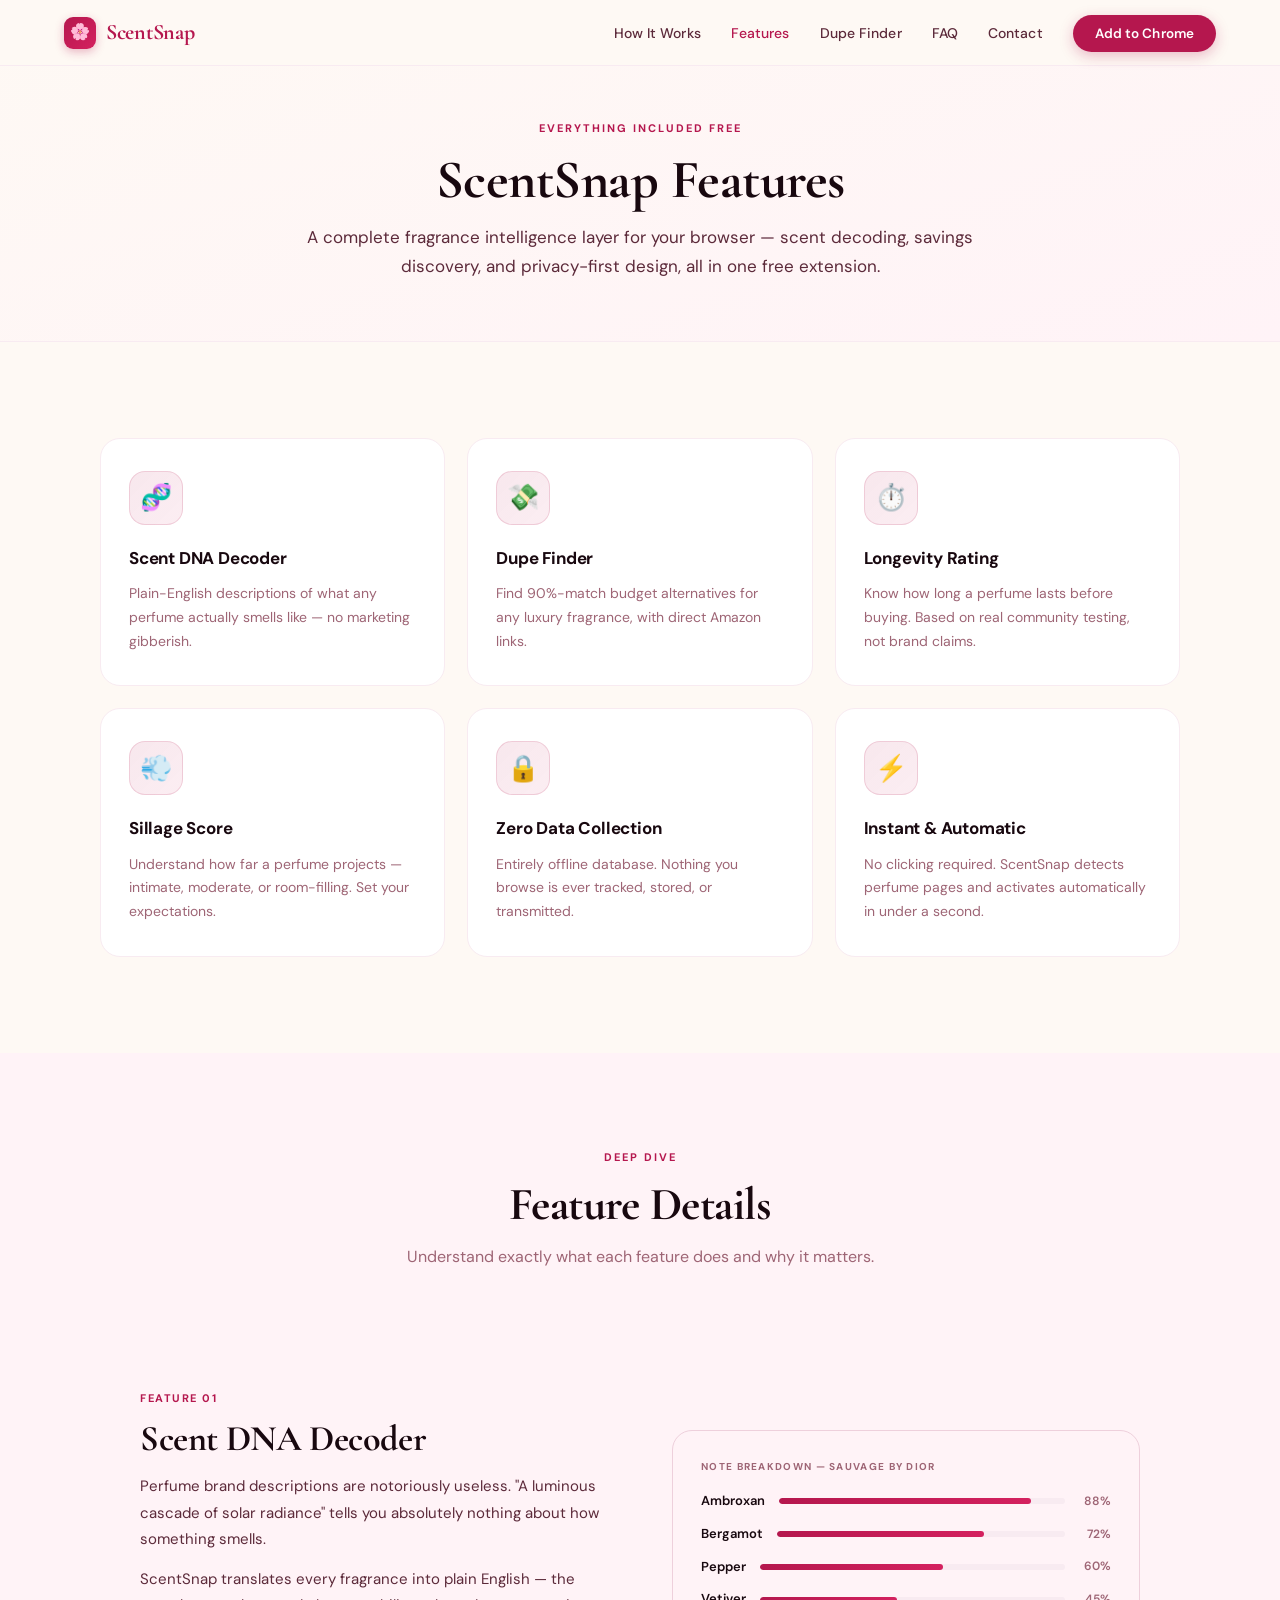
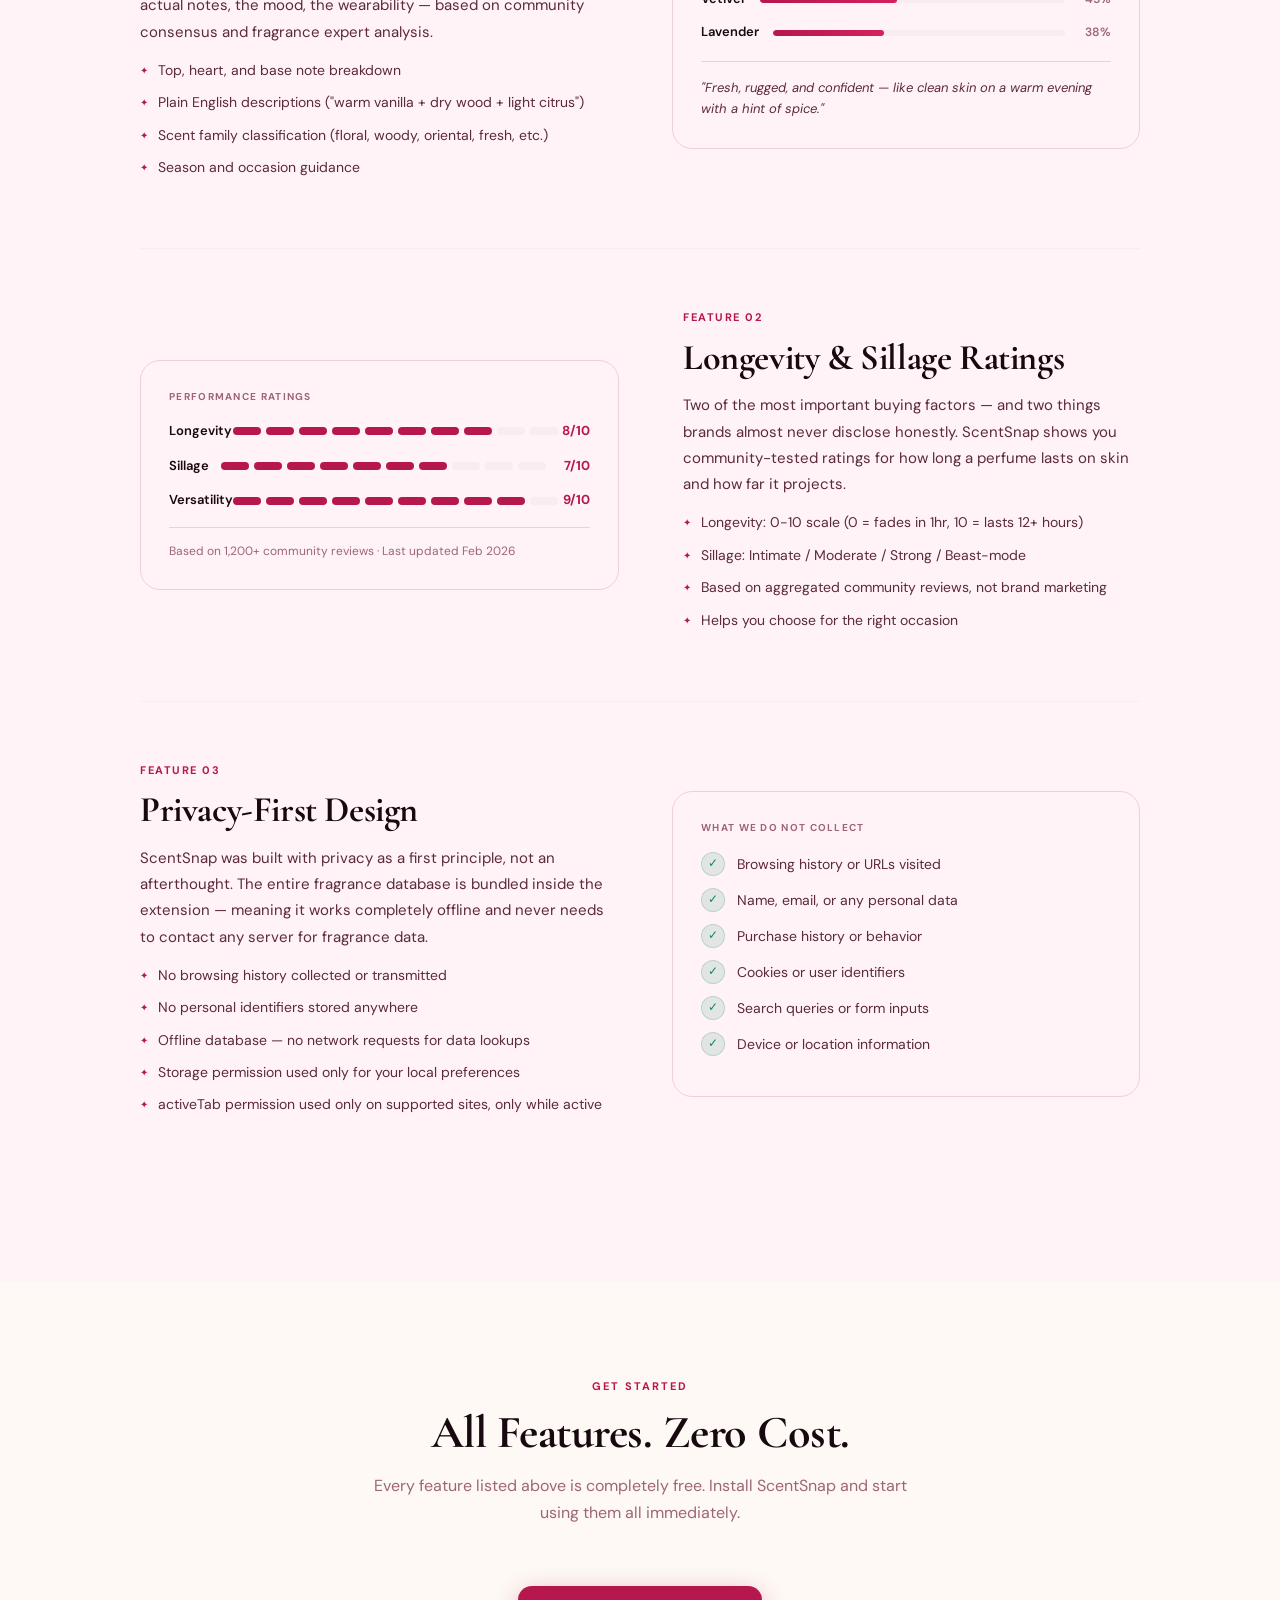
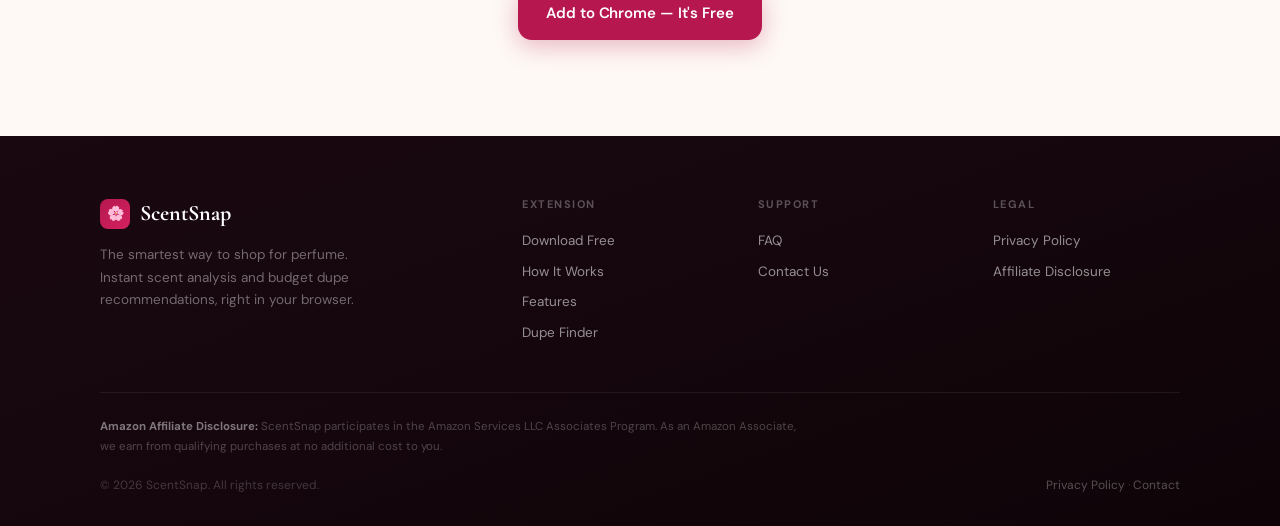
<file: pages/features.html>
<!DOCTYPE html>
<html lang="en">
<head>
  <meta charset="UTF-8">
  <meta name="viewport" content="width=device-width, initial-scale=1.0">
  <title>Features – ScentSnap Chrome Extension</title>
  <meta name="description" content="Explore all ScentSnap features — scent DNA decoder, dupe finder, longevity ratings, sillage scores, and complete privacy protection.">
  <link rel="preconnect" href="https://fonts.googleapis.com">
  <link rel="preconnect" href="https://fonts.gstatic.com" crossorigin>
  <link href="https://fonts.googleapis.com/css2?family=Cormorant+Garamond:ital,wght@0,400;0,600;0,700;1,400&family=DM+Sans:wght@300;400;500;600;700&display=swap" rel="stylesheet">
  <link rel="stylesheet" href="../css/shared.css">
  <style>
    .features-hero-grid {
      max-width: 1080px;
      margin: 0 auto;
      display: grid;
      grid-template-columns: repeat(3, 1fr);
      gap: 22px;
    }
    .feature-block {
      background: var(--white);
      border: 1.5px solid var(--border-light);
      border-radius: 20px;
      padding: 32px 28px;
      transition: all 0.3s;
      position: relative;
      overflow: hidden;
    }
    .feature-block::after {
      content: '';
      position: absolute;
      bottom: 0; left: 0; right: 0;
      height: 3px;
      background: linear-gradient(90deg, var(--rose), var(--rose-mid));
      transform: scaleX(0);
      transform-origin: left;
      transition: transform 0.3s;
    }
    .feature-block:hover { border-color: var(--rose-light); box-shadow: 0 14px 48px rgba(181,23,78,0.1); transform: translateY(-4px); }
    .feature-block:hover::after { transform: scaleX(1); }
    .feature-block-icon {
      width: 54px; height: 54px;
      background: linear-gradient(135deg, rgba(181,23,78,0.1), rgba(212,33,95,0.08));
      border: 1px solid rgba(181,23,78,0.15);
      border-radius: 16px;
      display: flex; align-items: center; justify-content: center;
      font-size: 26px;
      margin-bottom: 20px;
    }
    .feature-block-title { font-size: 17px; font-weight: 700; margin-bottom: 10px; color: var(--text); letter-spacing: -0.2px; }
    .feature-block-desc { font-size: 14px; color: var(--text-dim); line-height: 1.7; }

    /* Feature deep-dives */
    .feature-deep {
      max-width: 1000px;
      margin: 0 auto;
    }
    .feature-spotlight {
      display: grid;
      grid-template-columns: 1fr 1fr;
      gap: 64px;
      align-items: center;
      padding: 60px 0;
      border-bottom: 1px solid var(--border-light);
    }
    .feature-spotlight:last-child { border-bottom: none; }
    .feature-spotlight.reverse { direction: rtl; }
    .feature-spotlight.reverse > * { direction: ltr; }

    .spotlight-label { font-size: 11px; text-transform: uppercase; letter-spacing: 1.5px; color: var(--rose); font-weight: 700; margin-bottom: 10px; }
    .spotlight-title {
      font-family: 'Cormorant Garamond', serif;
      font-size: clamp(26px, 3vw, 36px);
      font-weight: 700; margin-bottom: 14px;
      color: var(--text); letter-spacing: -0.4px; line-height: 1.15;
    }
    .spotlight-desc { font-size: 15px; color: var(--text-mid); line-height: 1.75; margin-bottom: 14px; }

    .spotlight-list { list-style: none; }
    .spotlight-list li {
      display: flex; align-items: flex-start; gap: 10px;
      font-size: 14px; color: var(--text-mid); margin-bottom: 10px; line-height: 1.6;
    }
    .spotlight-list li::before { content: '✦'; color: var(--rose); font-size: 10px; margin-top: 4px; flex-shrink: 0; }

    /* Visual cards */
    .spotlight-visual {
      background: var(--warm);
      border: 1.5px solid var(--border);
      border-radius: 20px;
      padding: 28px;
    }
    .vis-label { font-size: 10px; text-transform: uppercase; letter-spacing: 1.3px; color: var(--text-dim); font-weight: 700; margin-bottom: 16px; }
    .scent-note-row { display: flex; justify-content: space-between; align-items: center; margin-bottom: 12px; }
    .scent-note-name { font-size: 13px; font-weight: 600; color: var(--text); }
    .scent-note-bar-wrap { flex: 1; margin: 0 14px; height: 6px; background: var(--border-light); border-radius: 3px; overflow: hidden; }
    .scent-note-bar { height: 100%; background: linear-gradient(90deg, var(--rose), var(--rose-mid)); border-radius: 3px; }
    .scent-note-pct { font-size: 12px; color: var(--text-dim); font-weight: 600; min-width: 32px; text-align: right; }

    .rating-row { display: flex; justify-content: space-between; align-items: center; margin-bottom: 14px; }
    .rating-label { font-size: 13px; font-weight: 600; color: var(--text); }
    .rating-dots { display: flex; gap: 5px; }
    .rating-dot { width: 28px; height: 8px; border-radius: 4px; background: var(--border-light); }
    .rating-dot.filled { background: var(--rose); }
    .rating-val { font-size: 13px; font-weight: 700; color: var(--rose); min-width: 32px; text-align: right; }

    .privacy-checklist { list-style: none; }
    .privacy-checklist li {
      display: flex; align-items: center; gap: 12px;
      font-size: 14px; color: var(--text-mid); margin-bottom: 12px;
    }
    .check-circle {
      width: 24px; height: 24px; border-radius: 50%;
      background: rgba(10,138,90,0.12);
      border: 1px solid rgba(10,138,90,0.2);
      display: flex; align-items: center; justify-content: center;
      color: #0A8A5A; font-size: 12px; flex-shrink: 0;
    }

    @media (max-width: 900px) {
      .features-hero-grid { grid-template-columns: 1fr; max-width: 460px; }
      .feature-spotlight { grid-template-columns: 1fr; gap: 36px; }
      .feature-spotlight.reverse { direction: ltr; }
    }
  </style>
</head>
<body>

<!-- NAV -->
<nav>
  <a href="../index.html" class="nav-logo">
    <div class="logo-icon">🌸</div>
    ScentSnap
  </a>
  <ul class="nav-links">
    <li><a href="how-it-works.html">How It Works</a></li>
    <li><a href="features.html" class="active">Features</a></li>
    <li><a href="dupe-finder.html">Dupe Finder</a></li>
    <li><a href="faq.html">FAQ</a></li>
    <li><a href="contact.html">Contact</a></li>
    <li><a href="https://chromewebstore.google.com" target="_blank" rel="noopener" class="nav-cta">Add to Chrome</a></li>
  </ul>
  <button class="nav-hamburger" aria-label="Menu">☰</button>
</nav>

<!-- PAGE HEADER -->
<div class="page-header">
  <div class="page-header-inner">
    <div class="section-label">Everything Included Free</div>
    <h1>ScentSnap Features</h1>
    <p>A complete fragrance intelligence layer for your browser — scent decoding, savings discovery, and privacy-first design, all in one free extension.</p>
  </div>
</div>

<!-- FEATURE GRID OVERVIEW -->
<section class="section">
  <div class="features-hero-grid">
    <div class="feature-block">
      <div class="feature-block-icon">🧬</div>
      <div class="feature-block-title">Scent DNA Decoder</div>
      <div class="feature-block-desc">Plain-English descriptions of what any perfume actually smells like — no marketing gibberish.</div>
    </div>
    <div class="feature-block">
      <div class="feature-block-icon">💸</div>
      <div class="feature-block-title">Dupe Finder</div>
      <div class="feature-block-desc">Find 90%-match budget alternatives for any luxury fragrance, with direct Amazon links.</div>
    </div>
    <div class="feature-block">
      <div class="feature-block-icon">⏱️</div>
      <div class="feature-block-title">Longevity Rating</div>
      <div class="feature-block-desc">Know how long a perfume lasts before buying. Based on real community testing, not brand claims.</div>
    </div>
    <div class="feature-block">
      <div class="feature-block-icon">💨</div>
      <div class="feature-block-title">Sillage Score</div>
      <div class="feature-block-desc">Understand how far a perfume projects — intimate, moderate, or room-filling. Set your expectations.</div>
    </div>
    <div class="feature-block">
      <div class="feature-block-icon">🔒</div>
      <div class="feature-block-title">Zero Data Collection</div>
      <div class="feature-block-desc">Entirely offline database. Nothing you browse is ever tracked, stored, or transmitted.</div>
    </div>
    <div class="feature-block">
      <div class="feature-block-icon">⚡</div>
      <div class="feature-block-title">Instant & Automatic</div>
      <div class="feature-block-desc">No clicking required. ScentSnap detects perfume pages and activates automatically in under a second.</div>
    </div>
  </div>
</section>

<!-- FEATURE DEEP DIVES -->
<section class="section" style="background:var(--warm);">
  <div class="section-label">Deep Dive</div>
  <h2 class="section-title">Feature Details</h2>
  <p class="section-sub">Understand exactly what each feature does and why it matters.</p>
  <div class="feature-deep">

    <div class="feature-spotlight">
      <div class="spotlight-text">
        <div class="spotlight-label">Feature 01</div>
        <div class="spotlight-title">Scent DNA Decoder</div>
        <div class="spotlight-desc">Perfume brand descriptions are notoriously useless. "A luminous cascade of solar radiance" tells you absolutely nothing about how something smells.</div>
        <div class="spotlight-desc">ScentSnap translates every fragrance into plain English — the actual notes, the mood, the wearability — based on community consensus and fragrance expert analysis.</div>
        <ul class="spotlight-list">
          <li>Top, heart, and base note breakdown</li>
          <li>Plain English descriptions ("warm vanilla + dry wood + light citrus")</li>
          <li>Scent family classification (floral, woody, oriental, fresh, etc.)</li>
          <li>Season and occasion guidance</li>
        </ul>
      </div>
      <div class="spotlight-visual">
        <div class="vis-label">Note Breakdown — Sauvage by Dior</div>
        <div class="scent-note-row"><span class="scent-note-name">Ambroxan</span><div class="scent-note-bar-wrap"><div class="scent-note-bar" style="width:88%"></div></div><span class="scent-note-pct">88%</span></div>
        <div class="scent-note-row"><span class="scent-note-name">Bergamot</span><div class="scent-note-bar-wrap"><div class="scent-note-bar" style="width:72%"></div></div><span class="scent-note-pct">72%</span></div>
        <div class="scent-note-row"><span class="scent-note-name">Pepper</span><div class="scent-note-bar-wrap"><div class="scent-note-bar" style="width:60%"></div></div><span class="scent-note-pct">60%</span></div>
        <div class="scent-note-row"><span class="scent-note-name">Vetiver</span><div class="scent-note-bar-wrap"><div class="scent-note-bar" style="width:45%"></div></div><span class="scent-note-pct">45%</span></div>
        <div class="scent-note-row"><span class="scent-note-name">Lavender</span><div class="scent-note-bar-wrap"><div class="scent-note-bar" style="width:38%"></div></div><span class="scent-note-pct">38%</span></div>
        <div style="margin-top:18px;padding-top:16px;border-top:1px solid var(--border);font-size:13px;color:var(--text-mid);font-style:italic;">"Fresh, rugged, and confident — like clean skin on a warm evening with a hint of spice."</div>
      </div>
    </div>

    <div class="feature-spotlight reverse">
      <div class="spotlight-text">
        <div class="spotlight-label">Feature 02</div>
        <div class="spotlight-title">Longevity & Sillage Ratings</div>
        <div class="spotlight-desc">Two of the most important buying factors — and two things brands almost never disclose honestly. ScentSnap shows you community-tested ratings for how long a perfume lasts on skin and how far it projects.</div>
        <ul class="spotlight-list">
          <li>Longevity: 0-10 scale (0 = fades in 1hr, 10 = lasts 12+ hours)</li>
          <li>Sillage: Intimate / Moderate / Strong / Beast-mode</li>
          <li>Based on aggregated community reviews, not brand marketing</li>
          <li>Helps you choose for the right occasion</li>
        </ul>
      </div>
      <div class="spotlight-visual">
        <div class="vis-label">Performance Ratings</div>
        <div class="rating-row">
          <span class="rating-label">Longevity</span>
          <div class="rating-dots">
            <div class="rating-dot filled"></div><div class="rating-dot filled"></div><div class="rating-dot filled"></div><div class="rating-dot filled"></div><div class="rating-dot filled"></div><div class="rating-dot filled"></div><div class="rating-dot filled"></div><div class="rating-dot filled"></div><div class="rating-dot"></div><div class="rating-dot"></div>
          </div>
          <span class="rating-val">8/10</span>
        </div>
        <div class="rating-row">
          <span class="rating-label">Sillage</span>
          <div class="rating-dots">
            <div class="rating-dot filled"></div><div class="rating-dot filled"></div><div class="rating-dot filled"></div><div class="rating-dot filled"></div><div class="rating-dot filled"></div><div class="rating-dot filled"></div><div class="rating-dot filled"></div><div class="rating-dot"></div><div class="rating-dot"></div><div class="rating-dot"></div>
          </div>
          <span class="rating-val">7/10</span>
        </div>
        <div class="rating-row">
          <span class="rating-label">Versatility</span>
          <div class="rating-dots">
            <div class="rating-dot filled"></div><div class="rating-dot filled"></div><div class="rating-dot filled"></div><div class="rating-dot filled"></div><div class="rating-dot filled"></div><div class="rating-dot filled"></div><div class="rating-dot filled"></div><div class="rating-dot filled"></div><div class="rating-dot filled"></div><div class="rating-dot"></div>
          </div>
          <span class="rating-val">9/10</span>
        </div>
        <div style="margin-top:16px;padding-top:14px;border-top:1px solid var(--border);font-size:12px;color:var(--text-dim);">Based on 1,200+ community reviews · Last updated Feb 2026</div>
      </div>
    </div>

    <div class="feature-spotlight">
      <div class="spotlight-text">
        <div class="spotlight-label">Feature 03</div>
        <div class="spotlight-title">Privacy-First Design</div>
        <div class="spotlight-desc">ScentSnap was built with privacy as a first principle, not an afterthought. The entire fragrance database is bundled inside the extension — meaning it works completely offline and never needs to contact any server for fragrance data.</div>
        <ul class="spotlight-list">
          <li>No browsing history collected or transmitted</li>
          <li>No personal identifiers stored anywhere</li>
          <li>Offline database — no network requests for data lookups</li>
          <li>Storage permission used only for your local preferences</li>
          <li>activeTab permission used only on supported sites, only while active</li>
        </ul>
      </div>
      <div class="spotlight-visual">
        <div class="vis-label">What We Do NOT Collect</div>
        <ul class="privacy-checklist">
          <li><span class="check-circle">✓</span>Browsing history or URLs visited</li>
          <li><span class="check-circle">✓</span>Name, email, or any personal data</li>
          <li><span class="check-circle">✓</span>Purchase history or behavior</li>
          <li><span class="check-circle">✓</span>Cookies or user identifiers</li>
          <li><span class="check-circle">✓</span>Search queries or form inputs</li>
          <li><span class="check-circle">✓</span>Device or location information</li>
        </ul>
      </div>
    </div>

  </div>
</section>

<!-- CTA -->
<section class="section" style="text-align:center;">
  <div class="section-label">Get Started</div>
  <h2 class="section-title">All Features. Zero Cost.</h2>
  <p class="section-sub">Every feature listed above is completely free. Install ScentSnap and start using them all immediately.</p>
  <a href="https://chromewebstore.google.com" target="_blank" rel="noopener" class="btn-primary">Add to Chrome — It's Free</a>
</section>

<!-- FOOTER -->
<footer>
  <div class="footer-inner">
    <div class="footer-top">
      <div class="footer-brand">
        <div class="footer-logo"><div class="footer-logo-icon">🌸</div> ScentSnap</div>
        <p>The smartest way to shop for perfume. Instant scent analysis and budget dupe recommendations, right in your browser.</p>
      </div>
      <div class="footer-col">
        <h5>Extension</h5>
        <a href="https://chromewebstore.google.com" target="_blank" rel="noopener">Download Free</a>
        <a href="how-it-works.html">How It Works</a>
        <a href="features.html">Features</a>
        <a href="dupe-finder.html">Dupe Finder</a>
      </div>
      <div class="footer-col">
        <h5>Support</h5>
        <a href="faq.html">FAQ</a>
        <a href="contact.html">Contact Us</a>
      </div>
      <div class="footer-col">
        <h5>Legal</h5>
        <a href="privacy-policy.html">Privacy Policy</a>
        <a href="faq.html#affiliate">Affiliate Disclosure</a>
      </div>
    </div>
    <hr class="footer-divider">
    <p class="affiliate-note"><strong style="color:rgba(255,255,255,0.45);">Amazon Affiliate Disclosure:</strong> ScentSnap participates in the Amazon Services LLC Associates Program. As an Amazon Associate, we earn from qualifying purchases at no additional cost to you.</p>
    <div class="footer-bottom">
      <span>© 2026 ScentSnap. All rights reserved.</span>
      <span><a href="privacy-policy.html">Privacy Policy</a> · <a href="contact.html">Contact</a></span>
    </div>
  </div>
</footer>
</body>
</html>
</file>
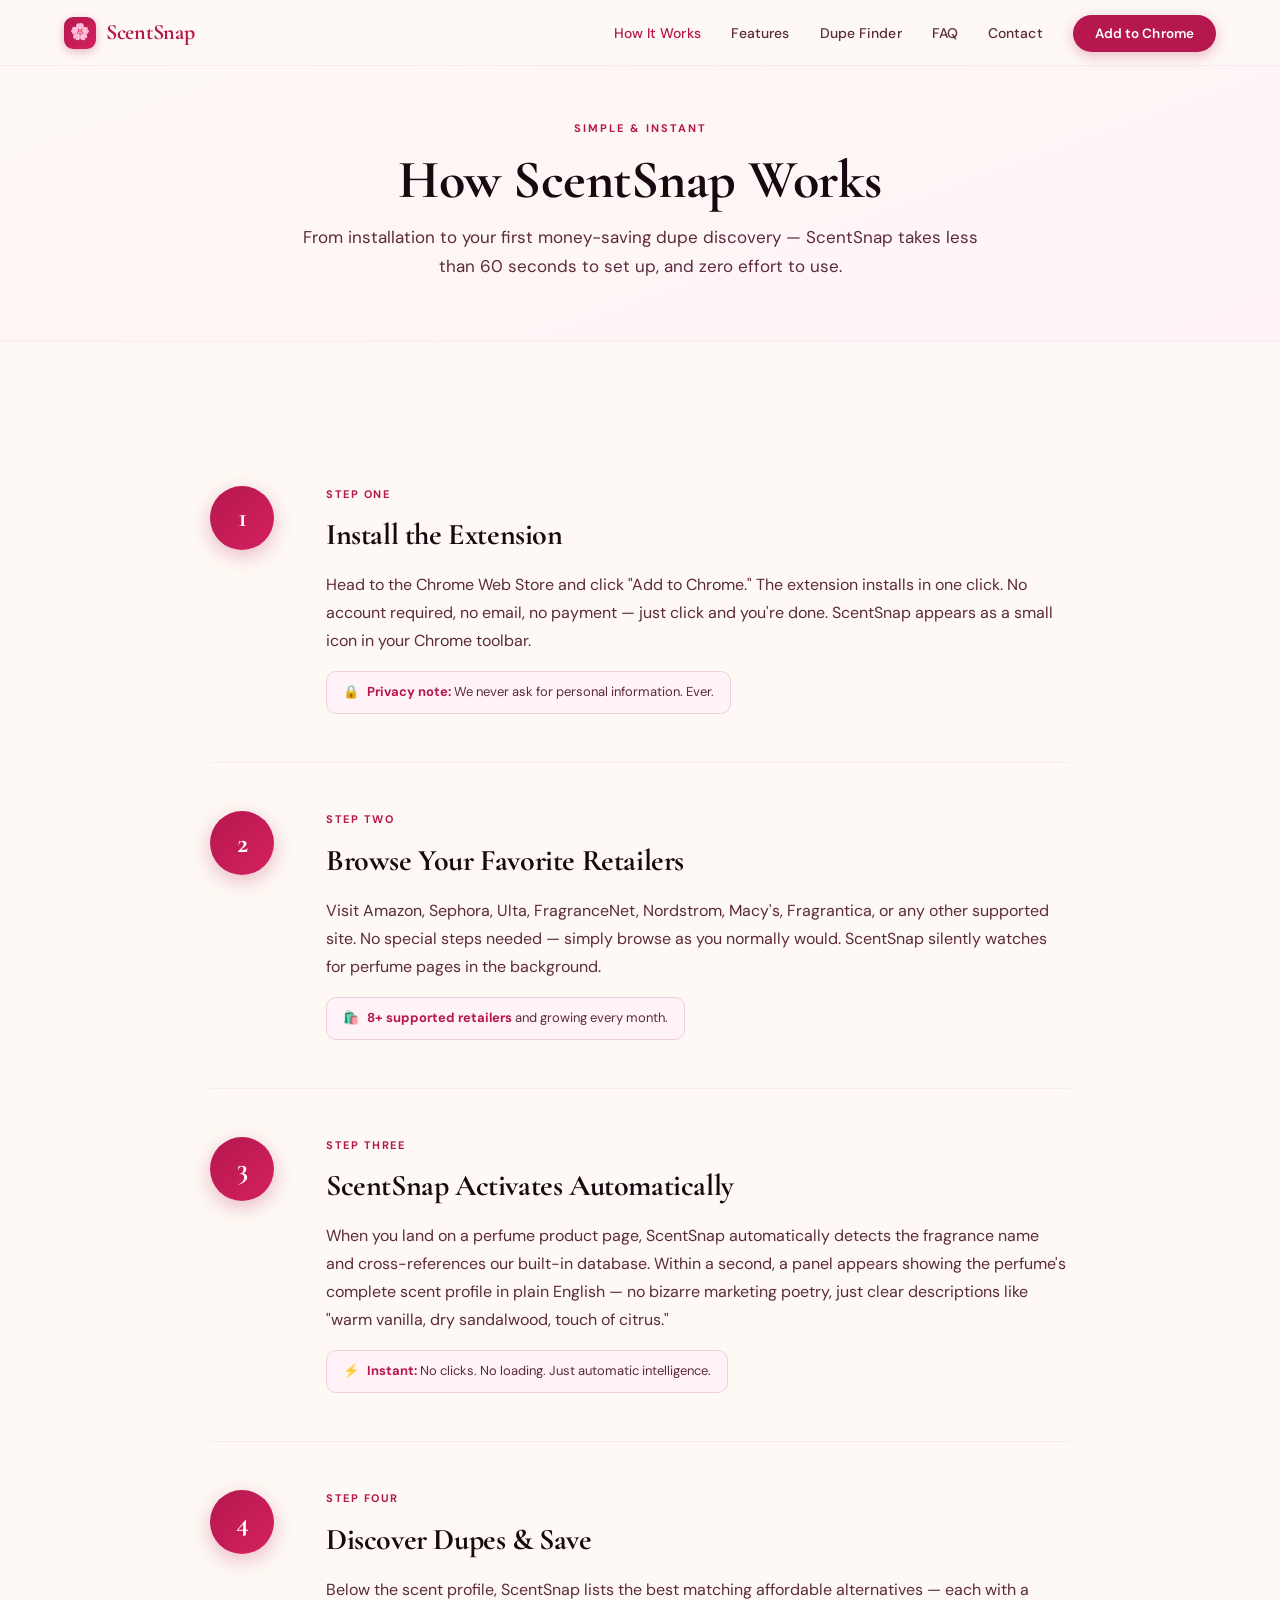
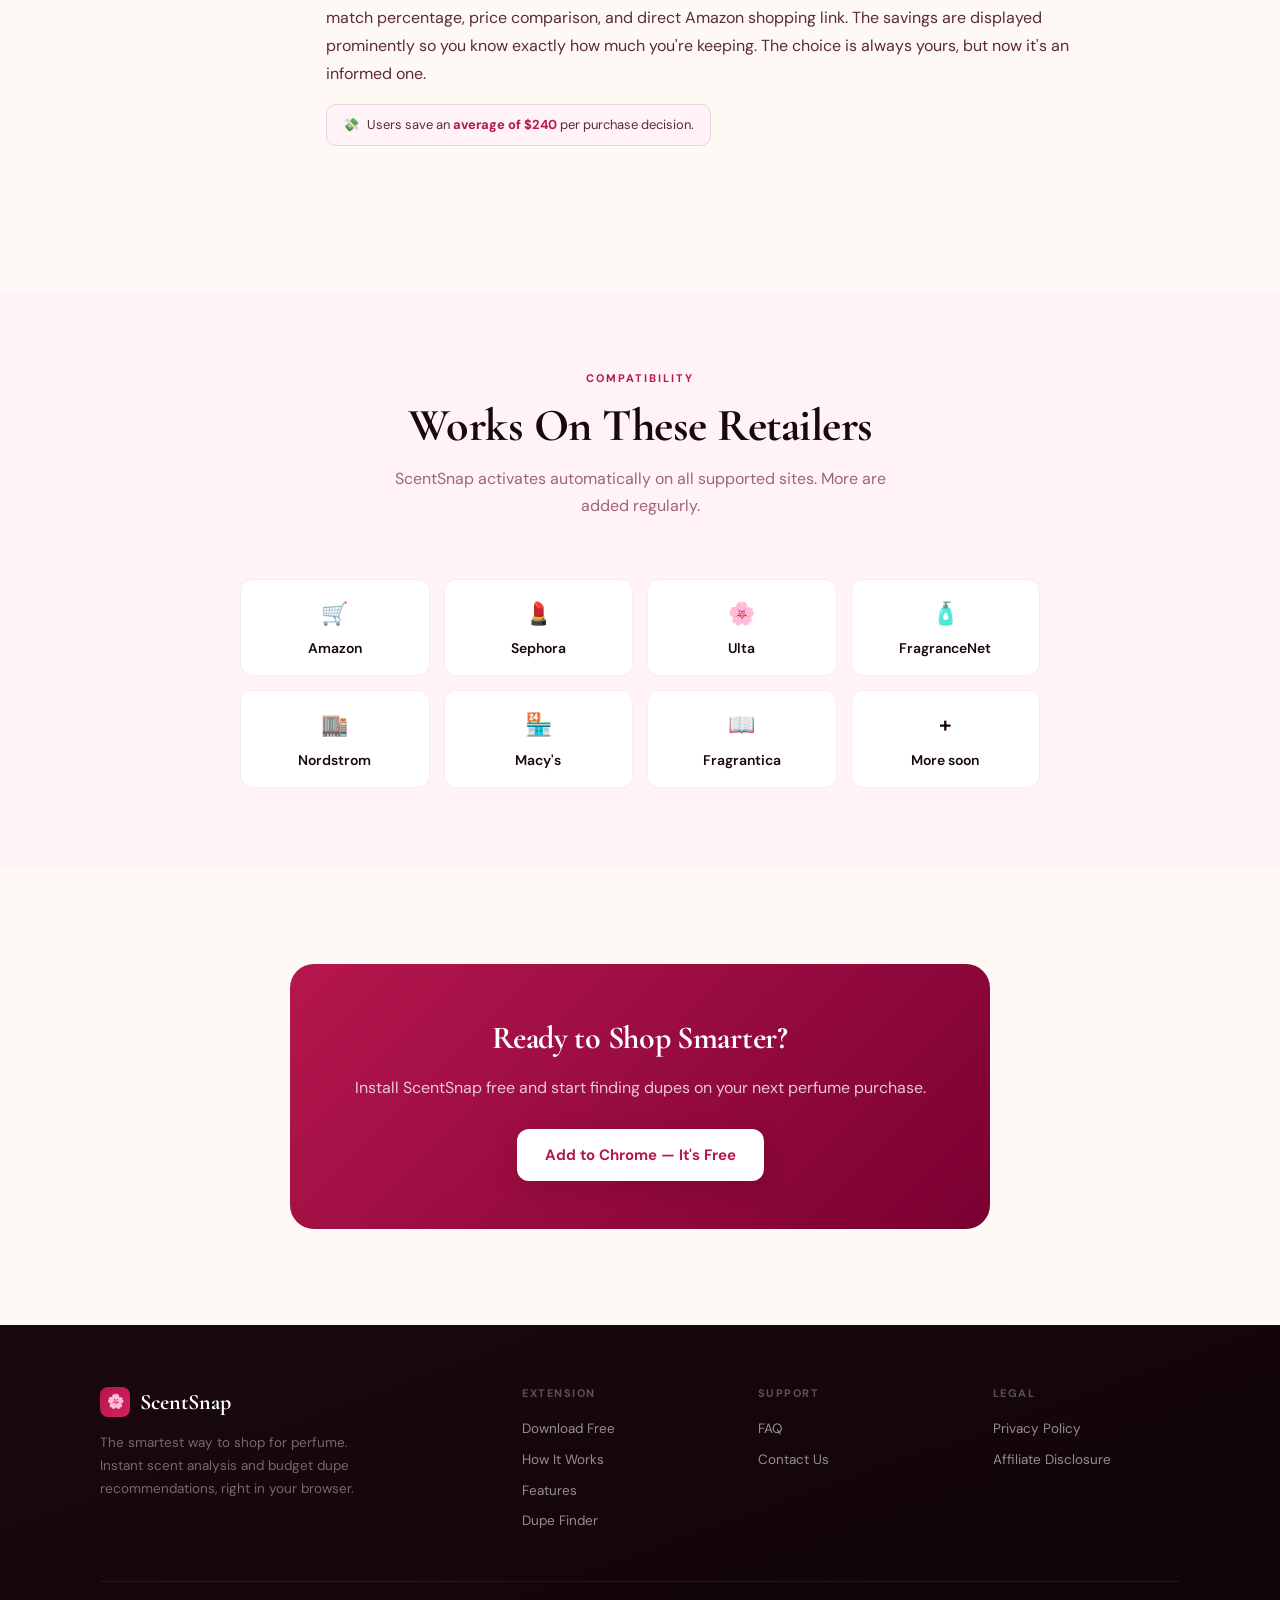
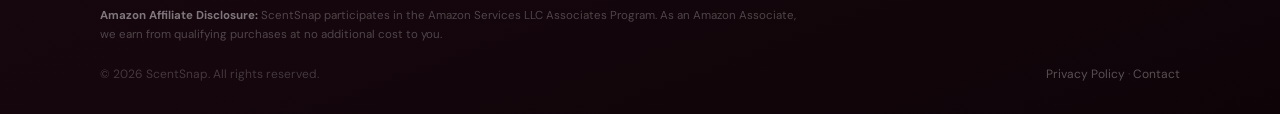
<file: pages/how-it-works.html>
<!DOCTYPE html>
<html lang="en">
<head>
  <meta charset="UTF-8">
  <meta name="viewport" content="width=device-width, initial-scale=1.0">
  <title>How It Works – ScentSnap Chrome Extension</title>
  <meta name="description" content="Learn how ScentSnap works — install the free Chrome extension and instantly decode any perfume's scent DNA and find affordable dupes.">
  <link rel="preconnect" href="https://fonts.googleapis.com">
  <link rel="preconnect" href="https://fonts.gstatic.com" crossorigin>
  <link href="https://fonts.googleapis.com/css2?family=Cormorant+Garamond:ital,wght@0,400;0,600;0,700;1,400&family=DM+Sans:wght@300;400;500;600;700&display=swap" rel="stylesheet">
  <link rel="stylesheet" href="../css/shared.css">
  <style>
    .steps-detailed {
      max-width: 860px;
      margin: 0 auto;
    }
    .step-detailed {
      display: grid;
      grid-template-columns: 80px 1fr;
      gap: 36px;
      padding: 48px 0;
      border-bottom: 1px solid var(--border-light);
      align-items: start;
    }
    .step-detailed:last-child { border-bottom: none; }
    .step-detailed-num {
      width: 64px; height: 64px;
      background: linear-gradient(135deg, var(--rose), var(--rose-mid));
      border-radius: 50%;
      display: flex; align-items: center; justify-content: center;
      font-family: 'Cormorant Garamond', serif;
      font-size: 28px; font-weight: 700; color: #fff;
      flex-shrink: 0;
      box-shadow: 0 6px 20px rgba(181,23,78,0.28);
    }
    .step-detailed-content {}
    .step-detailed-label {
      font-size: 11px; text-transform: uppercase; letter-spacing: 1.5px;
      color: var(--rose); font-weight: 700; margin-bottom: 8px;
    }
    .step-detailed-title {
      font-family: 'Cormorant Garamond', serif;
      font-size: 30px; font-weight: 700; margin-bottom: 12px;
      color: var(--text); letter-spacing: -0.4px;
    }
    .step-detailed-desc {
      font-size: 16px; color: var(--text-mid); line-height: 1.75; margin-bottom: 16px;
    }
    .step-detailed-note {
      display: inline-flex; align-items: center; gap: 8px;
      background: var(--warm); border: 1px solid var(--border);
      border-radius: 10px; padding: 10px 16px;
      font-size: 13px; color: var(--text-mid);
    }
    .step-detailed-note strong { color: var(--rose); }

    .sites-grid {
      max-width: 800px;
      margin: 0 auto;
      display: grid;
      grid-template-columns: repeat(4, 1fr);
      gap: 14px;
    }
    .site-chip {
      background: var(--white);
      border: 1.5px solid var(--border-light);
      border-radius: 12px;
      padding: 16px 12px;
      text-align: center;
      font-size: 14px;
      font-weight: 600;
      color: var(--text);
      transition: all 0.2s;
    }
    .site-chip:hover { border-color: var(--rose-light); color: var(--rose); }
    .site-chip span { display: block; font-size: 22px; margin-bottom: 6px; }

    .cta-banner {
      max-width: 700px;
      margin: 0 auto;
      background: linear-gradient(135deg, var(--rose), var(--rose-deep));
      border-radius: 24px;
      padding: 48px;
      text-align: center;
      color: #fff;
    }
    .cta-banner h3 {
      font-family: 'Cormorant Garamond', serif;
      font-size: 32px; font-weight: 700; margin-bottom: 12px; letter-spacing: -0.3px;
    }
    .cta-banner p { font-size: 16px; color: rgba(255,255,255,0.78); margin-bottom: 28px; }

    @media (max-width: 700px) {
      .step-detailed { grid-template-columns: 1fr; gap: 20px; }
      .sites-grid { grid-template-columns: repeat(2, 1fr); }
    }
  </style>
</head>
<body>

<!-- NAV -->
<nav>
  <a href="../index.html" class="nav-logo">
    <div class="logo-icon">🌸</div>
    ScentSnap
  </a>
  <ul class="nav-links">
    <li><a href="how-it-works.html" class="active">How It Works</a></li>
    <li><a href="features.html">Features</a></li>
    <li><a href="dupe-finder.html">Dupe Finder</a></li>
    <li><a href="faq.html">FAQ</a></li>
    <li><a href="contact.html">Contact</a></li>
    <li><a href="https://chromewebstore.google.com" target="_blank" rel="noopener" class="nav-cta">Add to Chrome</a></li>
  </ul>
  <button class="nav-hamburger" aria-label="Menu">☰</button>
</nav>

<!-- PAGE HEADER -->
<div class="page-header">
  <div class="page-header-inner">
    <div class="section-label">Simple & Instant</div>
    <h1>How ScentSnap Works</h1>
    <p>From installation to your first money-saving dupe discovery — ScentSnap takes less than 60 seconds to set up, and zero effort to use.</p>
  </div>
</div>

<!-- STEPS -->
<section class="section">
  <div class="steps-detailed">

    <div class="step-detailed">
      <div class="step-detailed-num">1</div>
      <div class="step-detailed-content">
        <div class="step-detailed-label">Step One</div>
        <div class="step-detailed-title">Install the Extension</div>
        <div class="step-detailed-desc">Head to the Chrome Web Store and click "Add to Chrome." The extension installs in one click. No account required, no email, no payment — just click and you're done. ScentSnap appears as a small icon in your Chrome toolbar.</div>
        <div class="step-detailed-note">🔒 <span><strong>Privacy note:</strong> We never ask for personal information. Ever.</span></div>
      </div>
    </div>

    <div class="step-detailed">
      <div class="step-detailed-num">2</div>
      <div class="step-detailed-content">
        <div class="step-detailed-label">Step Two</div>
        <div class="step-detailed-title">Browse Your Favorite Retailers</div>
        <div class="step-detailed-desc">Visit Amazon, Sephora, Ulta, FragranceNet, Nordstrom, Macy's, Fragrantica, or any other supported site. No special steps needed — simply browse as you normally would. ScentSnap silently watches for perfume pages in the background.</div>
        <div class="step-detailed-note">🛍️ <span><strong>8+ supported retailers</strong> and growing every month.</span></div>
      </div>
    </div>

    <div class="step-detailed">
      <div class="step-detailed-num">3</div>
      <div class="step-detailed-content">
        <div class="step-detailed-label">Step Three</div>
        <div class="step-detailed-title">ScentSnap Activates Automatically</div>
        <div class="step-detailed-desc">When you land on a perfume product page, ScentSnap automatically detects the fragrance name and cross-references our built-in database. Within a second, a panel appears showing the perfume's complete scent profile in plain English — no bizarre marketing poetry, just clear descriptions like "warm vanilla, dry sandalwood, touch of citrus."</div>
        <div class="step-detailed-note">⚡ <span><strong>Instant:</strong> No clicks. No loading. Just automatic intelligence.</span></div>
      </div>
    </div>

    <div class="step-detailed">
      <div class="step-detailed-num">4</div>
      <div class="step-detailed-content">
        <div class="step-detailed-label">Step Four</div>
        <div class="step-detailed-title">Discover Dupes & Save</div>
        <div class="step-detailed-desc">Below the scent profile, ScentSnap lists the best matching affordable alternatives — each with a match percentage, price comparison, and direct Amazon shopping link. The savings are displayed prominently so you know exactly how much you're keeping. The choice is always yours, but now it's an informed one.</div>
        <div class="step-detailed-note">💸 <span>Users save an <strong>average of $240</strong> per purchase decision.</span></div>
      </div>
    </div>

  </div>
</section>

<!-- SUPPORTED SITES -->
<section class="section" style="background:var(--warm);padding-top:80px;padding-bottom:80px;">
  <div class="section-label">Compatibility</div>
  <h2 class="section-title">Works On These Retailers</h2>
  <p class="section-sub">ScentSnap activates automatically on all supported sites. More are added regularly.</p>
  <div class="sites-grid">
    <div class="site-chip"><span>🛒</span>Amazon</div>
    <div class="site-chip"><span>💄</span>Sephora</div>
    <div class="site-chip"><span>🌸</span>Ulta</div>
    <div class="site-chip"><span>🧴</span>FragranceNet</div>
    <div class="site-chip"><span>🏬</span>Nordstrom</div>
    <div class="site-chip"><span>🏪</span>Macy's</div>
    <div class="site-chip"><span>📖</span>Fragrantica</div>
    <div class="site-chip"><span>+</span>More soon</div>
  </div>
</section>

<!-- CTA -->
<section class="section">
  <div class="cta-banner">
    <h3>Ready to Shop Smarter?</h3>
    <p>Install ScentSnap free and start finding dupes on your next perfume purchase.</p>
    <a href="https://chromewebstore.google.com" target="_blank" rel="noopener" class="btn-white" style="display:inline-flex;align-items:center;gap:9px;background:#fff;color:var(--rose);padding:14px 28px;border-radius:12px;font-size:15px;font-weight:700;text-decoration:none;box-shadow:0 6px 24px rgba(0,0,0,0.12);transition:all 0.2s;">
      Add to Chrome — It's Free
    </a>
  </div>
</section>

<!-- FOOTER -->
<footer>
  <div class="footer-inner">
    <div class="footer-top">
      <div class="footer-brand">
        <div class="footer-logo"><div class="footer-logo-icon">🌸</div> ScentSnap</div>
        <p>The smartest way to shop for perfume. Instant scent analysis and budget dupe recommendations, right in your browser.</p>
      </div>
      <div class="footer-col">
        <h5>Extension</h5>
        <a href="https://chromewebstore.google.com" target="_blank" rel="noopener">Download Free</a>
        <a href="how-it-works.html">How It Works</a>
        <a href="features.html">Features</a>
        <a href="dupe-finder.html">Dupe Finder</a>
      </div>
      <div class="footer-col">
        <h5>Support</h5>
        <a href="faq.html">FAQ</a>
        <a href="contact.html">Contact Us</a>
      </div>
      <div class="footer-col">
        <h5>Legal</h5>
        <a href="privacy-policy.html">Privacy Policy</a>
        <a href="faq.html#affiliate">Affiliate Disclosure</a>
      </div>
    </div>
    <hr class="footer-divider">
    <p class="affiliate-note"><strong style="color:rgba(255,255,255,0.45);">Amazon Affiliate Disclosure:</strong> ScentSnap participates in the Amazon Services LLC Associates Program. As an Amazon Associate, we earn from qualifying purchases at no additional cost to you.</p>
    <div class="footer-bottom">
      <span>© 2026 ScentSnap. All rights reserved.</span>
      <span><a href="privacy-policy.html">Privacy Policy</a> · <a href="contact.html">Contact</a></span>
    </div>
  </div>
</footer>
</body>
</html>
</file>
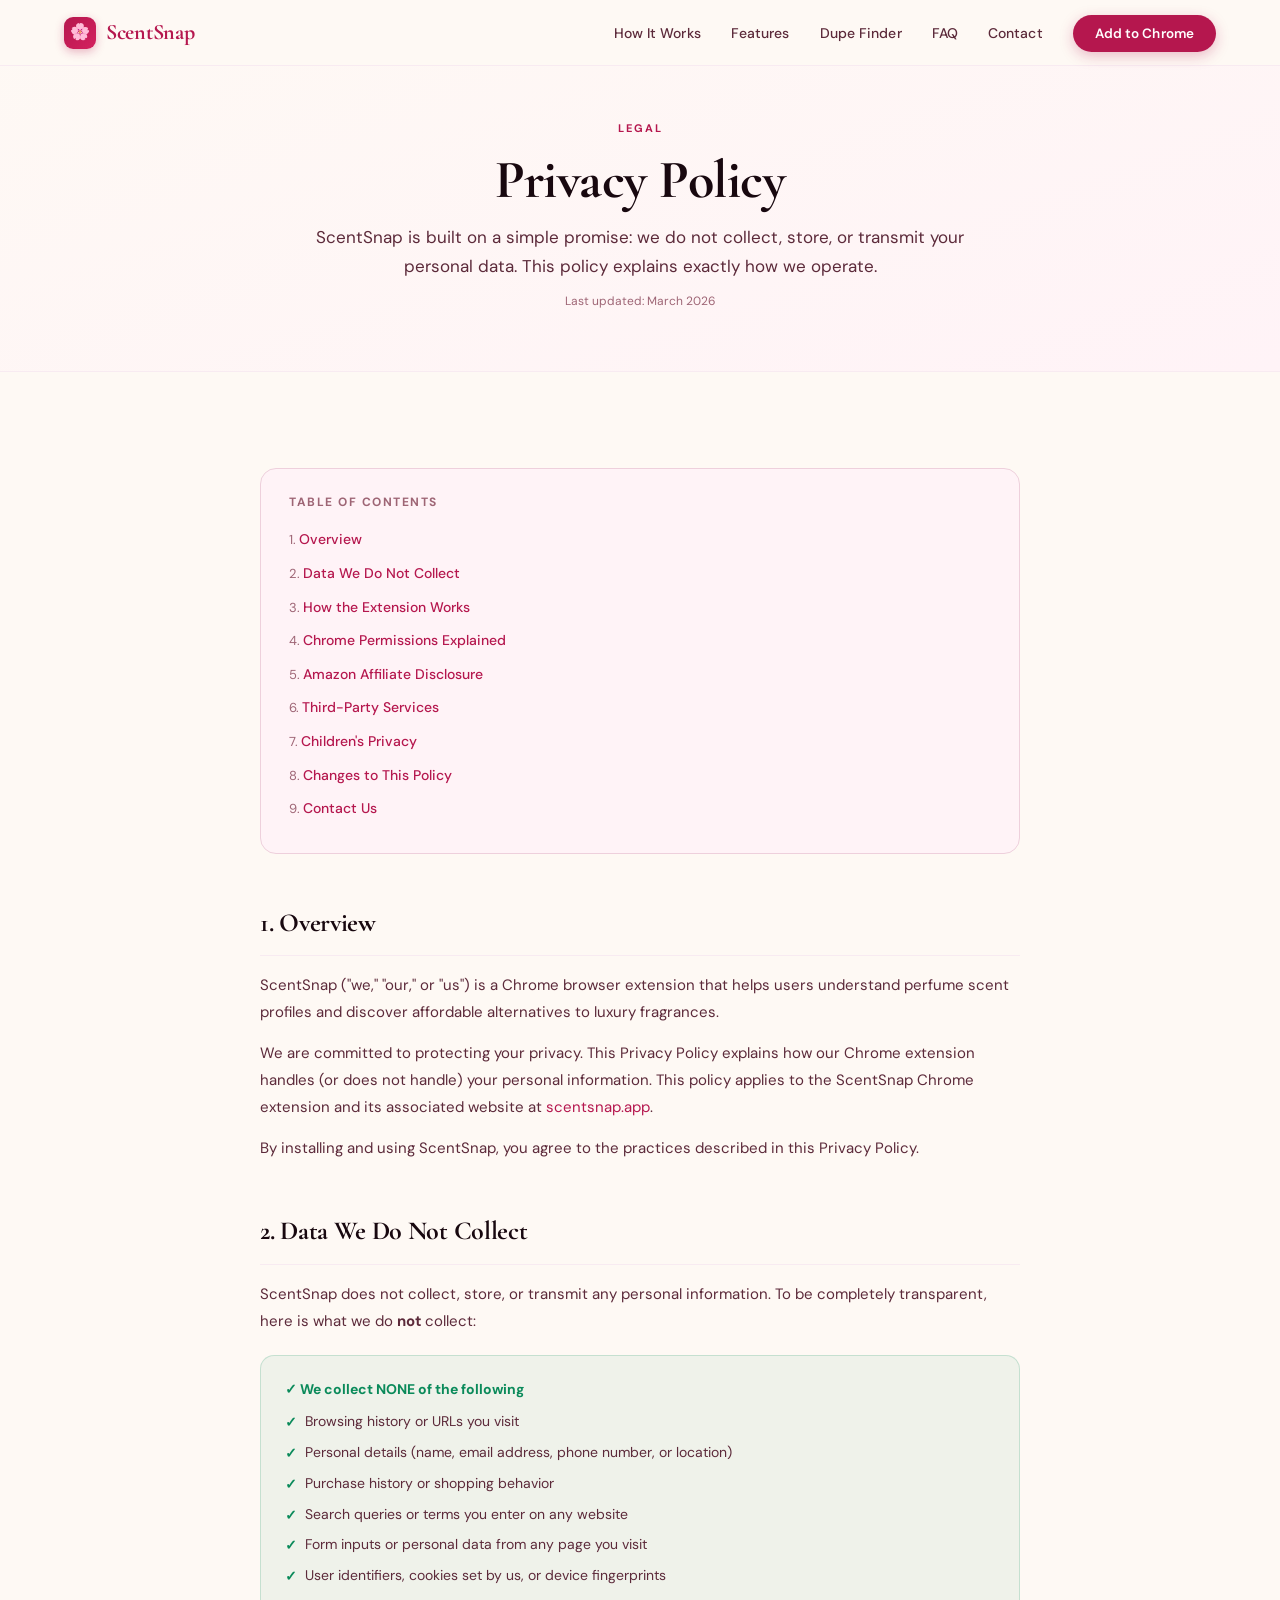
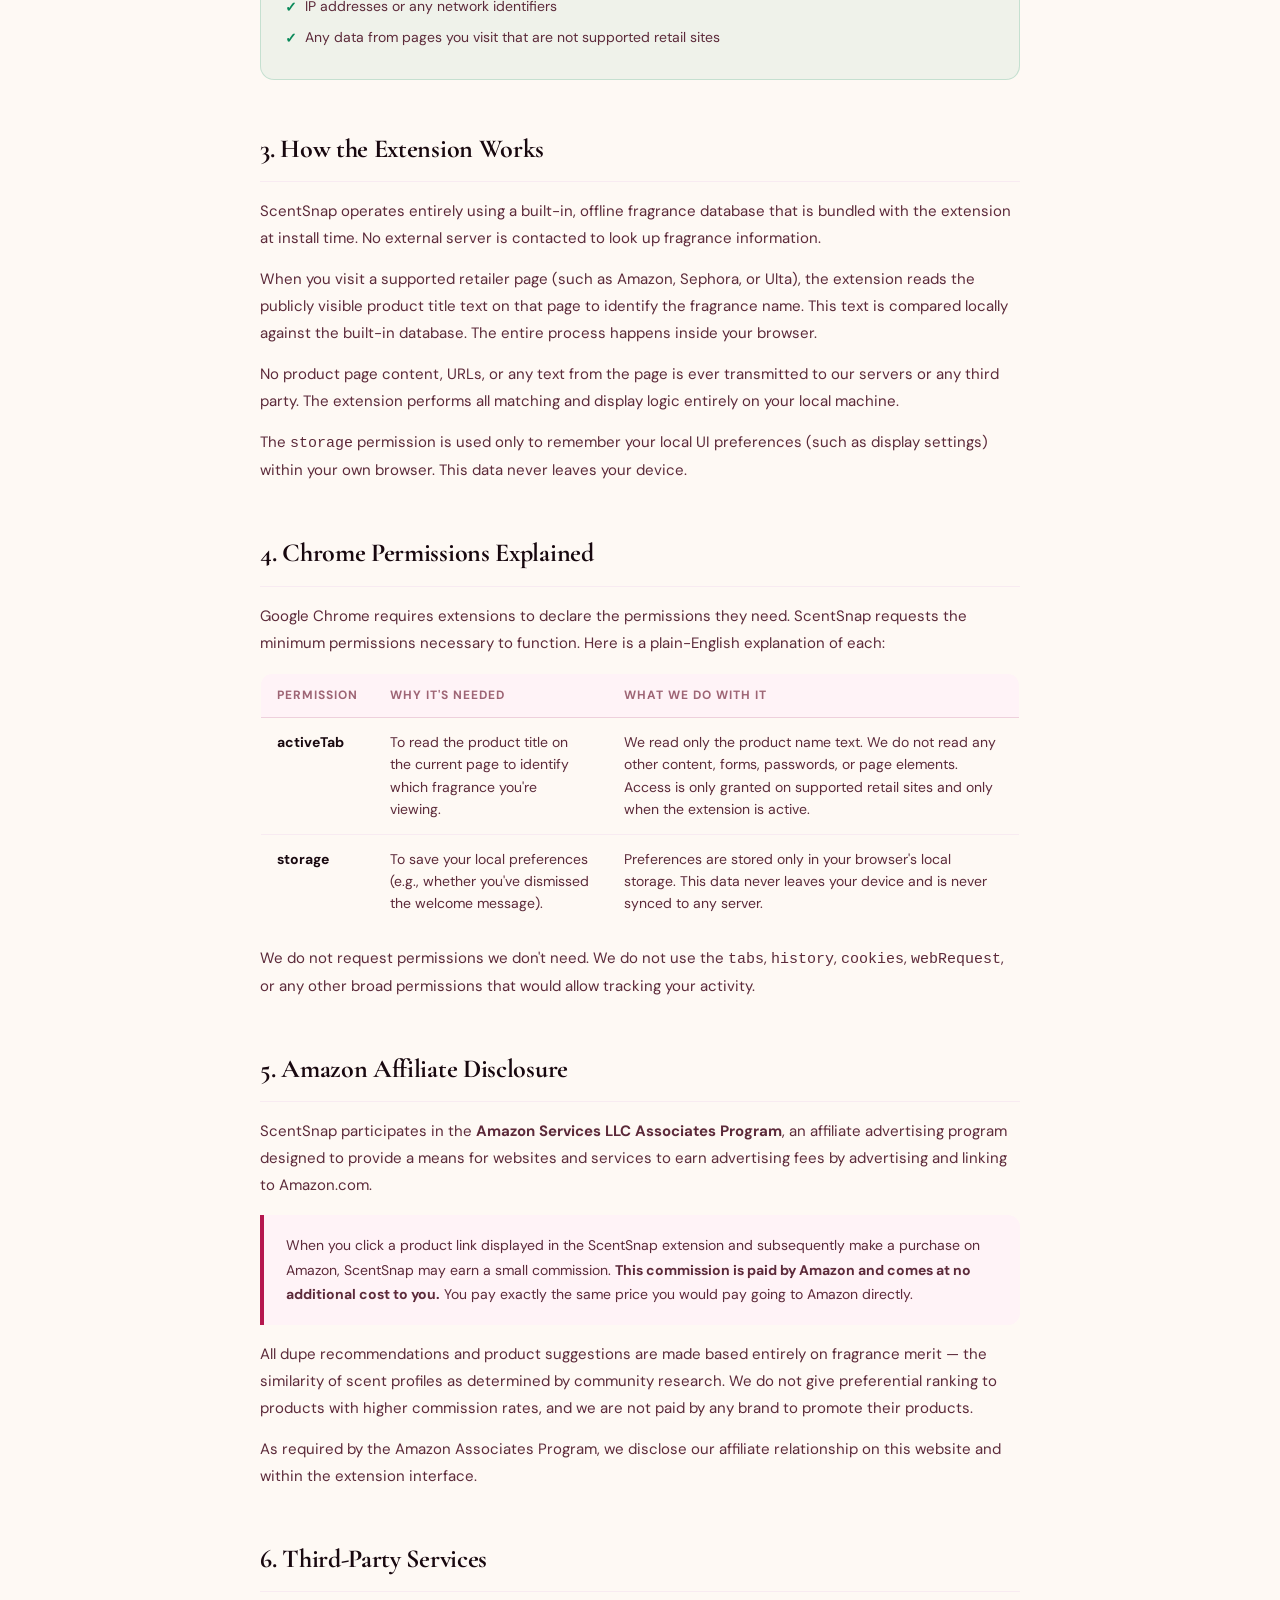
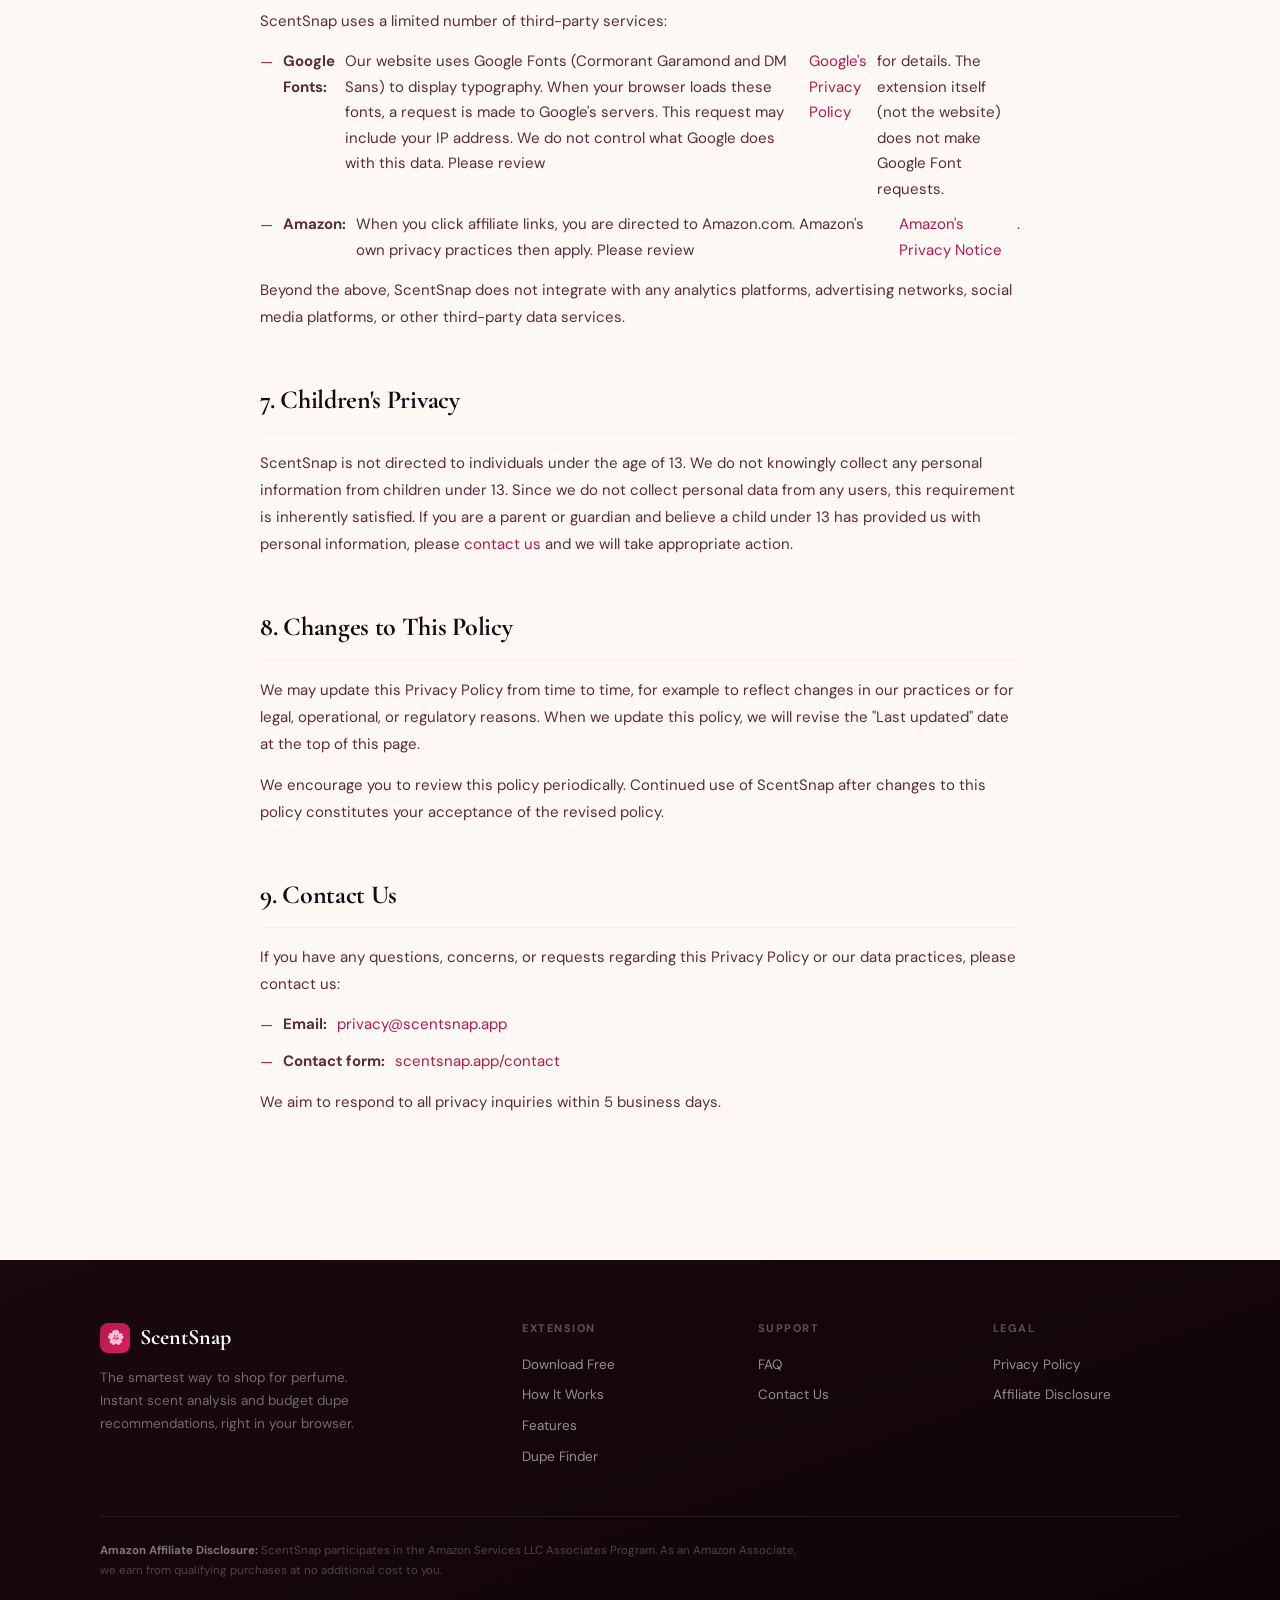
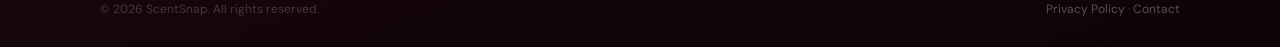
<file: pages/privacy-policy.html>
<!DOCTYPE html>
<html lang="en">
<head>
  <meta charset="UTF-8">
  <meta name="viewport" content="width=device-width, initial-scale=1.0">
  <title>Privacy Policy – ScentSnap Chrome Extension</title>
  <meta name="description" content="ScentSnap's privacy policy. We do not collect, store, or transmit personal data. Read how our Chrome extension operates with complete respect for your privacy.">
  <link rel="preconnect" href="https://fonts.googleapis.com">
  <link rel="preconnect" href="https://fonts.gstatic.com" crossorigin>
  <link href="https://fonts.googleapis.com/css2?family=Cormorant+Garamond:ital,wght@0,400;0,600;0,700;1,400&family=DM+Sans:wght@300;400;500;600;700&display=swap" rel="stylesheet">
  <link rel="stylesheet" href="../css/shared.css">
  <style>
    .policy-body {
      max-width: 760px;
      margin: 0 auto;
    }

    .policy-toc {
      background: var(--warm);
      border: 1.5px solid var(--border);
      border-radius: 16px;
      padding: 24px 28px;
      margin-bottom: 48px;
    }
    .policy-toc h3 {
      font-size: 12px;
      text-transform: uppercase;
      letter-spacing: 1.5px;
      font-weight: 700;
      color: var(--text-dim);
      margin-bottom: 14px;
    }
    .policy-toc ol {
      list-style: none;
      counter-reset: toc;
    }
    .policy-toc li {
      counter-increment: toc;
      margin-bottom: 8px;
    }
    .policy-toc li a {
      color: var(--rose);
      text-decoration: none;
      font-size: 14px;
      font-weight: 500;
    }
    .policy-toc li a:hover { text-decoration: underline; }
    .policy-toc li::before {
      content: counter(toc) ". ";
      color: var(--text-dim);
      font-size: 13px;
    }

    .policy-section {
      margin-bottom: 48px;
      scroll-margin-top: 90px;
    }

    .policy-section h2 {
      font-family: 'Cormorant Garamond', serif;
      font-size: 26px;
      font-weight: 700;
      color: var(--text);
      margin-bottom: 16px;
      padding-bottom: 12px;
      border-bottom: 1px solid var(--border-light);
      letter-spacing: -0.3px;
    }

    .policy-section p {
      font-size: 15px;
      color: var(--text-mid);
      line-height: 1.8;
      margin-bottom: 14px;
    }

    .policy-section ul {
      list-style: none;
      margin-bottom: 14px;
    }

    .policy-section ul li {
      display: flex;
      align-items: flex-start;
      gap: 10px;
      font-size: 15px;
      color: var(--text-mid);
      line-height: 1.7;
      margin-bottom: 10px;
    }

    .policy-section ul li::before {
      content: '—';
      color: var(--rose);
      flex-shrink: 0;
      margin-top: 1px;
    }

    .policy-section a {
      color: var(--rose);
      text-decoration: none;
    }
    .policy-section a:hover { text-decoration: underline; }

    .no-collect-box {
      background: rgba(10,138,90,0.06);
      border: 1.5px solid rgba(10,138,90,0.18);
      border-radius: 14px;
      padding: 22px 24px;
      margin: 20px 0;
    }
    .no-collect-box h3 {
      font-size: 14px;
      font-weight: 700;
      color: #0A8A5A;
      margin-bottom: 10px;
      display: flex;
      align-items: center;
      gap: 8px;
    }
    .no-collect-box ul { list-style: none; margin: 0; }
    .no-collect-box ul li {
      font-size: 14px;
      color: var(--text-mid);
      margin-bottom: 7px;
      padding-left: 20px;
      position: relative;
    }
    .no-collect-box ul li::before {
      content: '✓';
      color: #0A8A5A;
      position: absolute;
      left: 0;
      font-weight: 700;
    }

    .permission-table {
      width: 100%;
      border-collapse: collapse;
      margin: 16px 0;
      border: 1.5px solid var(--border);
      border-radius: 12px;
      overflow: hidden;
    }
    .permission-table th {
      background: var(--warm);
      padding: 12px 16px;
      font-size: 12px;
      font-weight: 700;
      text-transform: uppercase;
      letter-spacing: 1px;
      color: var(--text-dim);
      text-align: left;
      border-bottom: 1px solid var(--border);
    }
    .permission-table td {
      padding: 13px 16px;
      font-size: 14px;
      color: var(--text-mid);
      border-bottom: 1px solid var(--border-light);
      vertical-align: top;
    }
    .permission-table tr:last-child td { border-bottom: none; }
    .permission-table td:first-child { font-weight: 700; color: var(--text); white-space: nowrap; }

    .affiliate-highlight {
      background: var(--warm);
      border-left: 4px solid var(--rose);
      border-radius: 0 12px 12px 0;
      padding: 18px 22px;
      margin: 16px 0;
    }
    .affiliate-highlight p { font-size: 14px; color: var(--text-mid); line-height: 1.75; margin: 0; }
  </style>
</head>
<body>

<!-- NAV -->
<nav>
  <a href="../index.html" class="nav-logo">
    <div class="logo-icon">🌸</div>
    ScentSnap
  </a>
  <ul class="nav-links">
    <li><a href="how-it-works.html">How It Works</a></li>
    <li><a href="features.html">Features</a></li>
    <li><a href="dupe-finder.html">Dupe Finder</a></li>
    <li><a href="faq.html">FAQ</a></li>
    <li><a href="contact.html">Contact</a></li>
    <li><a href="https://chromewebstore.google.com" target="_blank" rel="noopener" class="nav-cta">Add to Chrome</a></li>
  </ul>
  <button class="nav-hamburger" aria-label="Menu">☰</button>
</nav>

<!-- PAGE HEADER -->
<div class="page-header">
  <div class="page-header-inner">
    <div class="section-label">Legal</div>
    <h1>Privacy Policy</h1>
    <p>ScentSnap is built on a simple promise: we do not collect, store, or transmit your personal data. This policy explains exactly how we operate.</p>
    <p class="updated">Last updated: March 2026</p>
  </div>
</div>

<section class="section">
  <div class="policy-body">

    <!-- Table of Contents -->
    <div class="policy-toc">
      <h3>Table of Contents</h3>
      <ol>
        <li><a href="#overview">Overview</a></li>
        <li><a href="#no-collection">Data We Do Not Collect</a></li>
        <li><a href="#how-it-works">How the Extension Works</a></li>
        <li><a href="#permissions">Chrome Permissions Explained</a></li>
        <li><a href="#affiliate">Amazon Affiliate Disclosure</a></li>
        <li><a href="#third-party">Third-Party Services</a></li>
        <li><a href="#childrens">Children's Privacy</a></li>
        <li><a href="#changes">Changes to This Policy</a></li>
        <li><a href="#contact">Contact Us</a></li>
      </ol>
    </div>

    <!-- 1. Overview -->
    <div class="policy-section" id="overview">
      <h2>1. Overview</h2>
      <p>ScentSnap ("we," "our," or "us") is a Chrome browser extension that helps users understand perfume scent profiles and discover affordable alternatives to luxury fragrances.</p>
      <p>We are committed to protecting your privacy. This Privacy Policy explains how our Chrome extension handles (or does not handle) your personal information. This policy applies to the ScentSnap Chrome extension and its associated website at <a href="https://scentsnap.app">scentsnap.app</a>.</p>
      <p>By installing and using ScentSnap, you agree to the practices described in this Privacy Policy.</p>
    </div>

    <!-- 2. No Collection -->
    <div class="policy-section" id="no-collection">
      <h2>2. Data We Do Not Collect</h2>
      <p>ScentSnap does not collect, store, or transmit any personal information. To be completely transparent, here is what we do <strong>not</strong> collect:</p>
      <div class="no-collect-box">
        <h3>✓ We collect NONE of the following</h3>
        <ul>
          <li>Browsing history or URLs you visit</li>
          <li>Personal details (name, email address, phone number, or location)</li>
          <li>Purchase history or shopping behavior</li>
          <li>Search queries or terms you enter on any website</li>
          <li>Form inputs or personal data from any page you visit</li>
          <li>User identifiers, cookies set by us, or device fingerprints</li>
          <li>IP addresses or any network identifiers</li>
          <li>Any data from pages you visit that are not supported retail sites</li>
        </ul>
      </div>
    </div>

    <!-- 3. How it Works -->
    <div class="policy-section" id="how-it-works">
      <h2>3. How the Extension Works</h2>
      <p>ScentSnap operates entirely using a built-in, offline fragrance database that is bundled with the extension at install time. No external server is contacted to look up fragrance information.</p>
      <p>When you visit a supported retailer page (such as Amazon, Sephora, or Ulta), the extension reads the publicly visible product title text on that page to identify the fragrance name. This text is compared locally against the built-in database. The entire process happens inside your browser.</p>
      <p>No product page content, URLs, or any text from the page is ever transmitted to our servers or any third party. The extension performs all matching and display logic entirely on your local machine.</p>
      <p>The <code>storage</code> permission is used only to remember your local UI preferences (such as display settings) within your own browser. This data never leaves your device.</p>
    </div>

    <!-- 4. Permissions -->
    <div class="policy-section" id="permissions">
      <h2>4. Chrome Permissions Explained</h2>
      <p>Google Chrome requires extensions to declare the permissions they need. ScentSnap requests the minimum permissions necessary to function. Here is a plain-English explanation of each:</p>
      <table class="permission-table">
        <thead>
          <tr>
            <th>Permission</th>
            <th>Why It's Needed</th>
            <th>What We Do With It</th>
          </tr>
        </thead>
        <tbody>
          <tr>
            <td>activeTab</td>
            <td>To read the product title on the current page to identify which fragrance you're viewing.</td>
            <td>We read only the product name text. We do not read any other content, forms, passwords, or page elements. Access is only granted on supported retail sites and only when the extension is active.</td>
          </tr>
          <tr>
            <td>storage</td>
            <td>To save your local preferences (e.g., whether you've dismissed the welcome message).</td>
            <td>Preferences are stored only in your browser's local storage. This data never leaves your device and is never synced to any server.</td>
          </tr>
        </tbody>
      </table>
      <p>We do not request permissions we don't need. We do not use the <code>tabs</code>, <code>history</code>, <code>cookies</code>, <code>webRequest</code>, or any other broad permissions that would allow tracking your activity.</p>
    </div>

    <!-- 5. Affiliate -->
    <div class="policy-section" id="affiliate">
      <h2>5. Amazon Affiliate Disclosure</h2>
      <p>ScentSnap participates in the <strong>Amazon Services LLC Associates Program</strong>, an affiliate advertising program designed to provide a means for websites and services to earn advertising fees by advertising and linking to Amazon.com.</p>
      <div class="affiliate-highlight">
        <p>When you click a product link displayed in the ScentSnap extension and subsequently make a purchase on Amazon, ScentSnap may earn a small commission. <strong>This commission is paid by Amazon and comes at no additional cost to you.</strong> You pay exactly the same price you would pay going to Amazon directly.</p>
      </div>
      <p>All dupe recommendations and product suggestions are made based entirely on fragrance merit — the similarity of scent profiles as determined by community research. We do not give preferential ranking to products with higher commission rates, and we are not paid by any brand to promote their products.</p>
      <p>As required by the Amazon Associates Program, we disclose our affiliate relationship on this website and within the extension interface.</p>
    </div>

    <!-- 6. Third Party -->
    <div class="policy-section" id="third-party">
      <h2>6. Third-Party Services</h2>
      <p>ScentSnap uses a limited number of third-party services:</p>
      <ul>
        <li><strong>Google Fonts:</strong> Our website uses Google Fonts (Cormorant Garamond and DM Sans) to display typography. When your browser loads these fonts, a request is made to Google's servers. This request may include your IP address. We do not control what Google does with this data. Please review <a href="https://policies.google.com/privacy" target="_blank" rel="noopener">Google's Privacy Policy</a> for details. The extension itself (not the website) does not make Google Font requests.</li>
        <li><strong>Amazon:</strong> When you click affiliate links, you are directed to Amazon.com. Amazon's own privacy practices then apply. Please review <a href="https://www.amazon.com/gp/help/customer/display.html?nodeId=GX7NJQ4ZB8MHFRNJ" target="_blank" rel="noopener">Amazon's Privacy Notice</a>.</li>
      </ul>
      <p>Beyond the above, ScentSnap does not integrate with any analytics platforms, advertising networks, social media platforms, or other third-party data services.</p>
    </div>

    <!-- 7. Children's -->
    <div class="policy-section" id="childrens">
      <h2>7. Children's Privacy</h2>
      <p>ScentSnap is not directed to individuals under the age of 13. We do not knowingly collect any personal information from children under 13. Since we do not collect personal data from any users, this requirement is inherently satisfied. If you are a parent or guardian and believe a child under 13 has provided us with personal information, please <a href="contact.html">contact us</a> and we will take appropriate action.</p>
    </div>

    <!-- 8. Changes -->
    <div class="policy-section" id="changes">
      <h2>8. Changes to This Policy</h2>
      <p>We may update this Privacy Policy from time to time, for example to reflect changes in our practices or for legal, operational, or regulatory reasons. When we update this policy, we will revise the "Last updated" date at the top of this page.</p>
      <p>We encourage you to review this policy periodically. Continued use of ScentSnap after changes to this policy constitutes your acceptance of the revised policy.</p>
    </div>

    <!-- 9. Contact -->
    <div class="policy-section" id="contact">
      <h2>9. Contact Us</h2>
      <p>If you have any questions, concerns, or requests regarding this Privacy Policy or our data practices, please contact us:</p>
      <ul>
        <li><strong>Email:</strong> <a href="mailto:privacy@scentsnap.app">privacy@scentsnap.app</a></li>
        <li><strong>Contact form:</strong> <a href="contact.html">scentsnap.app/contact</a></li>
      </ul>
      <p>We aim to respond to all privacy inquiries within 5 business days.</p>
    </div>

  </div>
</section>

<!-- FOOTER -->
<footer>
  <div class="footer-inner">
    <div class="footer-top">
      <div class="footer-brand">
        <div class="footer-logo"><div class="footer-logo-icon">🌸</div> ScentSnap</div>
        <p>The smartest way to shop for perfume. Instant scent analysis and budget dupe recommendations, right in your browser.</p>
      </div>
      <div class="footer-col">
        <h5>Extension</h5>
        <a href="https://chromewebstore.google.com" target="_blank" rel="noopener">Download Free</a>
        <a href="how-it-works.html">How It Works</a>
        <a href="features.html">Features</a>
        <a href="dupe-finder.html">Dupe Finder</a>
      </div>
      <div class="footer-col">
        <h5>Support</h5>
        <a href="faq.html">FAQ</a>
        <a href="contact.html">Contact Us</a>
      </div>
      <div class="footer-col">
        <h5>Legal</h5>
        <a href="privacy-policy.html">Privacy Policy</a>
        <a href="faq.html#affiliate">Affiliate Disclosure</a>
      </div>
    </div>
    <hr class="footer-divider">
    <p class="affiliate-note"><strong style="color:rgba(255,255,255,0.45);">Amazon Affiliate Disclosure:</strong> ScentSnap participates in the Amazon Services LLC Associates Program. As an Amazon Associate, we earn from qualifying purchases at no additional cost to you.</p>
    <div class="footer-bottom">
      <span>© 2026 ScentSnap. All rights reserved.</span>
      <span><a href="privacy-policy.html">Privacy Policy</a> · <a href="contact.html">Contact</a></span>
    </div>
  </div>
</footer>
</body>
</html>
</file>
<file: css/shared.css>
/* ScentSnap – Shared Styles */
*, *::before, *::after { box-sizing: border-box; margin: 0; padding: 0; }

@import url('https://fonts.googleapis.com/css2?family=Cormorant+Garamond:wght@400;500;600;700&family=DM+Sans:wght@300;400;500;600;700&display=swap');

:root {
  --rose: #B5174E;
  --rose-deep: #7A0031;
  --rose-mid: #D4215F;
  --rose-light: #F7D6E4;
  --rose-glow: rgba(181,23,78,0.12);
  --cream: #FEF9F4;
  --warm: #FFF3F7;
  --white: #FFFFFF;
  --text: #18080F;
  --text-mid: #5C2A3A;
  --text-dim: #9E6575;
  --border: #EED0DC;
  --border-light: #F8EBF1;
  --shadow: 0 4px 24px rgba(181,23,78,0.08);
  --shadow-lg: 0 20px 60px rgba(181,23,78,0.14);
}

html { scroll-behavior: smooth; }

body {
  font-family: 'DM Sans', sans-serif;
  background: var(--cream);
  color: var(--text);
  line-height: 1.6;
}

/* ── NAV ─────────────────────────────────── */
nav {
  position: fixed;
  top: 0; left: 0; right: 0;
  z-index: 100;
  background: rgba(254,249,244,0.94);
  backdrop-filter: blur(16px);
  border-bottom: 1px solid var(--border-light);
  padding: 0 5%;
  height: 66px;
  display: flex;
  align-items: center;
  justify-content: space-between;
}

.nav-logo {
  display: flex;
  align-items: center;
  gap: 10px;
  font-family: 'Cormorant Garamond', serif;
  font-weight: 700;
  font-size: 22px;
  color: var(--rose);
  text-decoration: none;
  letter-spacing: -0.3px;
}

.nav-logo .logo-icon {
  width: 32px; height: 32px;
  background: linear-gradient(135deg, var(--rose), var(--rose-mid));
  border-radius: 9px;
  display: flex; align-items: center; justify-content: center;
  font-size: 16px;
  box-shadow: 0 3px 10px rgba(181,23,78,0.3);
}

.nav-links {
  display: flex;
  align-items: center;
  gap: 30px;
  list-style: none;
}

.nav-links a {
  font-size: 14px;
  font-weight: 500;
  color: var(--text-mid);
  text-decoration: none;
  transition: color 0.2s;
  letter-spacing: 0.1px;
}

.nav-links a:hover, .nav-links a.active { color: var(--rose); }

.nav-cta {
  background: var(--rose) !important;
  color: #fff !important;
  padding: 10px 22px;
  border-radius: 24px;
  font-weight: 600 !important;
  font-size: 13.5px !important;
  transition: all 0.2s !important;
  box-shadow: 0 4px 14px rgba(181,23,78,0.28) !important;
}

.nav-cta:hover {
  background: var(--rose-deep) !important;
  box-shadow: 0 6px 20px rgba(181,23,78,0.38) !important;
  transform: translateY(-1px);
}

/* Mobile nav */
.nav-hamburger {
  display: none;
  background: none;
  border: none;
  cursor: pointer;
  padding: 6px;
  color: var(--text);
}

@media (max-width: 768px) {
  .nav-links { display: none; }
  .nav-hamburger { display: flex; }
}

/* ── FOOTER ────────────────────────────── */
footer {
  background: linear-gradient(160deg, #1A0810 0%, #0E0408 100%);
  padding: 60px 5% 30px;
}

.footer-inner { max-width: 1080px; margin: 0 auto; }

.footer-top {
  display: grid;
  grid-template-columns: 2fr 1fr 1fr 1fr;
  gap: 48px;
  margin-bottom: 40px;
}

.footer-logo {
  font-family: 'Cormorant Garamond', serif;
  font-size: 22px;
  font-weight: 700;
  color: #fff;
  margin-bottom: 12px;
  display: flex;
  align-items: center;
  gap: 10px;
}

.footer-logo-icon {
  width: 30px; height: 30px;
  background: linear-gradient(135deg, var(--rose), var(--rose-mid));
  border-radius: 8px;
  display: flex; align-items: center; justify-content: center;
  font-size: 14px;
}

.footer-brand p {
  font-size: 13.5px;
  color: rgba(255,255,255,0.4);
  line-height: 1.7;
  max-width: 260px;
}

.footer-col h5 {
  font-size: 11px;
  text-transform: uppercase;
  letter-spacing: 1.5px;
  color: rgba(255,255,255,0.3);
  font-weight: 700;
  margin-bottom: 16px;
}

.footer-col a {
  display: block;
  color: rgba(255,255,255,0.55);
  text-decoration: none;
  font-size: 13.5px;
  margin-bottom: 9px;
  transition: color 0.2s;
}

.footer-col a:hover { color: var(--rose-light); }

.footer-divider {
  border: none;
  border-top: 1px solid rgba(255,255,255,0.07);
  margin-bottom: 24px;
}

.affiliate-note {
  font-size: 11.5px;
  color: rgba(255,255,255,0.25);
  line-height: 1.7;
  margin-bottom: 20px;
  max-width: 700px;
}

.footer-bottom {
  display: flex;
  justify-content: space-between;
  align-items: center;
  font-size: 12px;
  color: rgba(255,255,255,0.2);
}

.footer-bottom a { color: rgba(255,255,255,0.3); text-decoration: none; }
.footer-bottom a:hover { color: rgba(255,255,255,0.6); }

/* ── BUTTONS ──────────────────────────── */
.btn-primary {
  display: inline-flex;
  align-items: center;
  gap: 9px;
  background: var(--rose);
  color: #fff;
  padding: 15px 28px;
  border-radius: 14px;
  font-size: 15px;
  font-weight: 600;
  text-decoration: none;
  transition: all 0.2s;
  box-shadow: 0 6px 24px rgba(181,23,78,0.3);
  letter-spacing: -0.1px;
}

.btn-primary:hover {
  background: var(--rose-deep);
  transform: translateY(-2px);
  box-shadow: 0 10px 32px rgba(181,23,78,0.38);
}

.btn-secondary {
  display: inline-flex;
  align-items: center;
  gap: 8px;
  color: var(--rose);
  font-size: 15px;
  font-weight: 600;
  text-decoration: none;
  padding: 15px 4px;
  transition: opacity 0.2s;
  letter-spacing: -0.1px;
}

.btn-secondary:hover { opacity: 0.7; }

/* ── SECTIONS ─────────────────────────── */
.section {
  padding: 96px 5%;
}

.section-label {
  font-size: 11px;
  font-weight: 700;
  text-transform: uppercase;
  letter-spacing: 2px;
  color: var(--rose);
  text-align: center;
  margin-bottom: 12px;
}

.section-title {
  font-family: 'Cormorant Garamond', serif;
  font-size: clamp(30px, 4vw, 46px);
  font-weight: 700;
  text-align: center;
  color: var(--text);
  margin-bottom: 14px;
  line-height: 1.1;
  letter-spacing: -0.5px;
}

.section-sub {
  font-size: 16px;
  color: var(--text-dim);
  text-align: center;
  max-width: 540px;
  margin: 0 auto 60px;
  line-height: 1.7;
}

/* ── PAGE HEADER ─────────────────────── */
.page-header {
  padding: 120px 5% 60px;
  background: linear-gradient(160deg, var(--cream) 0%, var(--warm) 100%);
  border-bottom: 1px solid var(--border-light);
}

.page-header-inner {
  max-width: 700px;
  margin: 0 auto;
  text-align: center;
}

.page-header h1 {
  font-family: 'Cormorant Garamond', serif;
  font-size: clamp(36px, 5vw, 54px);
  font-weight: 700;
  line-height: 1.1;
  color: var(--text);
  margin-bottom: 14px;
  letter-spacing: -0.5px;
}

.page-header p {
  font-size: 17px;
  color: var(--text-mid);
  line-height: 1.7;
}

.page-header .updated {
  font-size: 12px;
  color: var(--text-dim);
  margin-top: 10px;
}

/* ── UTILITIES ───────────────────────── */
.max-container { max-width: 1080px; margin: 0 auto; }

@media (max-width: 900px) {
  .footer-top { grid-template-columns: 1fr 1fr; gap: 32px; }
  .footer-bottom { flex-direction: column; gap: 8px; text-align: center; }
}

@media (max-width: 600px) {
  .footer-top { grid-template-columns: 1fr; }
  .section { padding: 64px 5%; }
}
</file>
